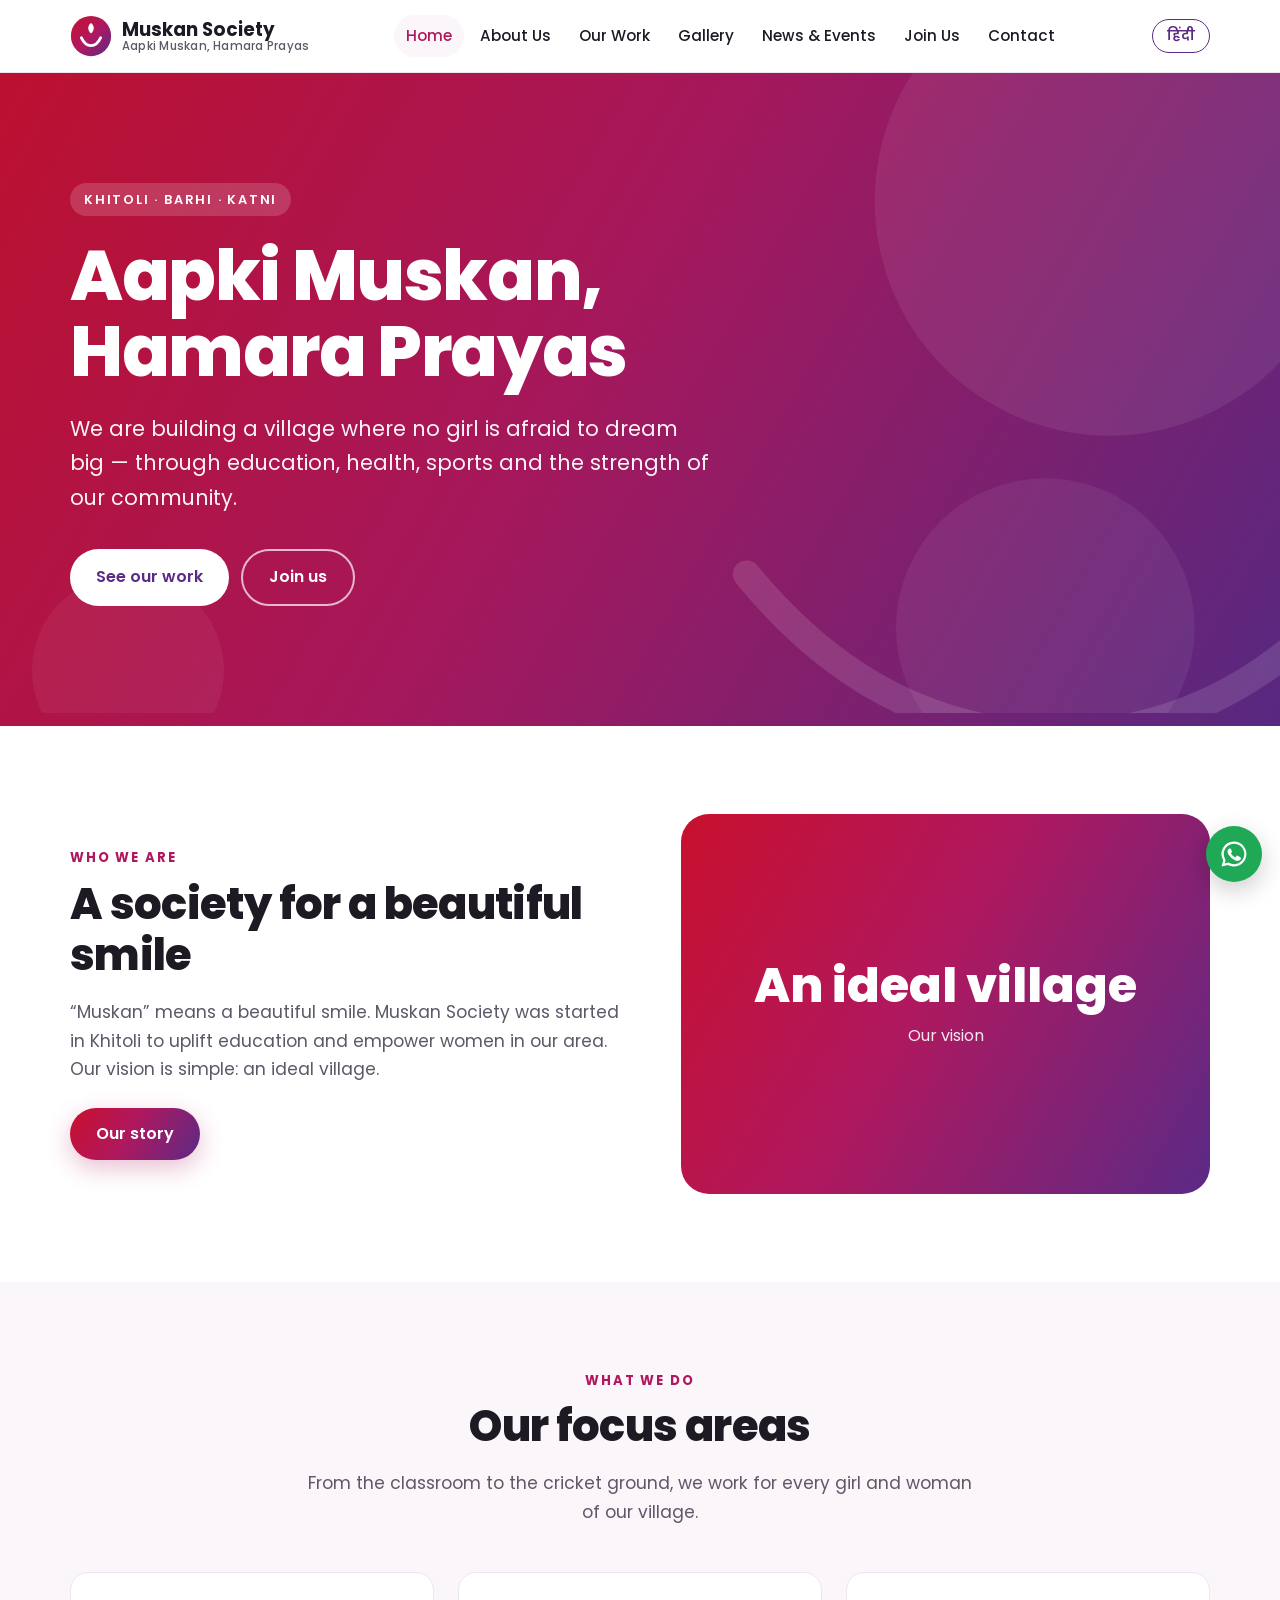
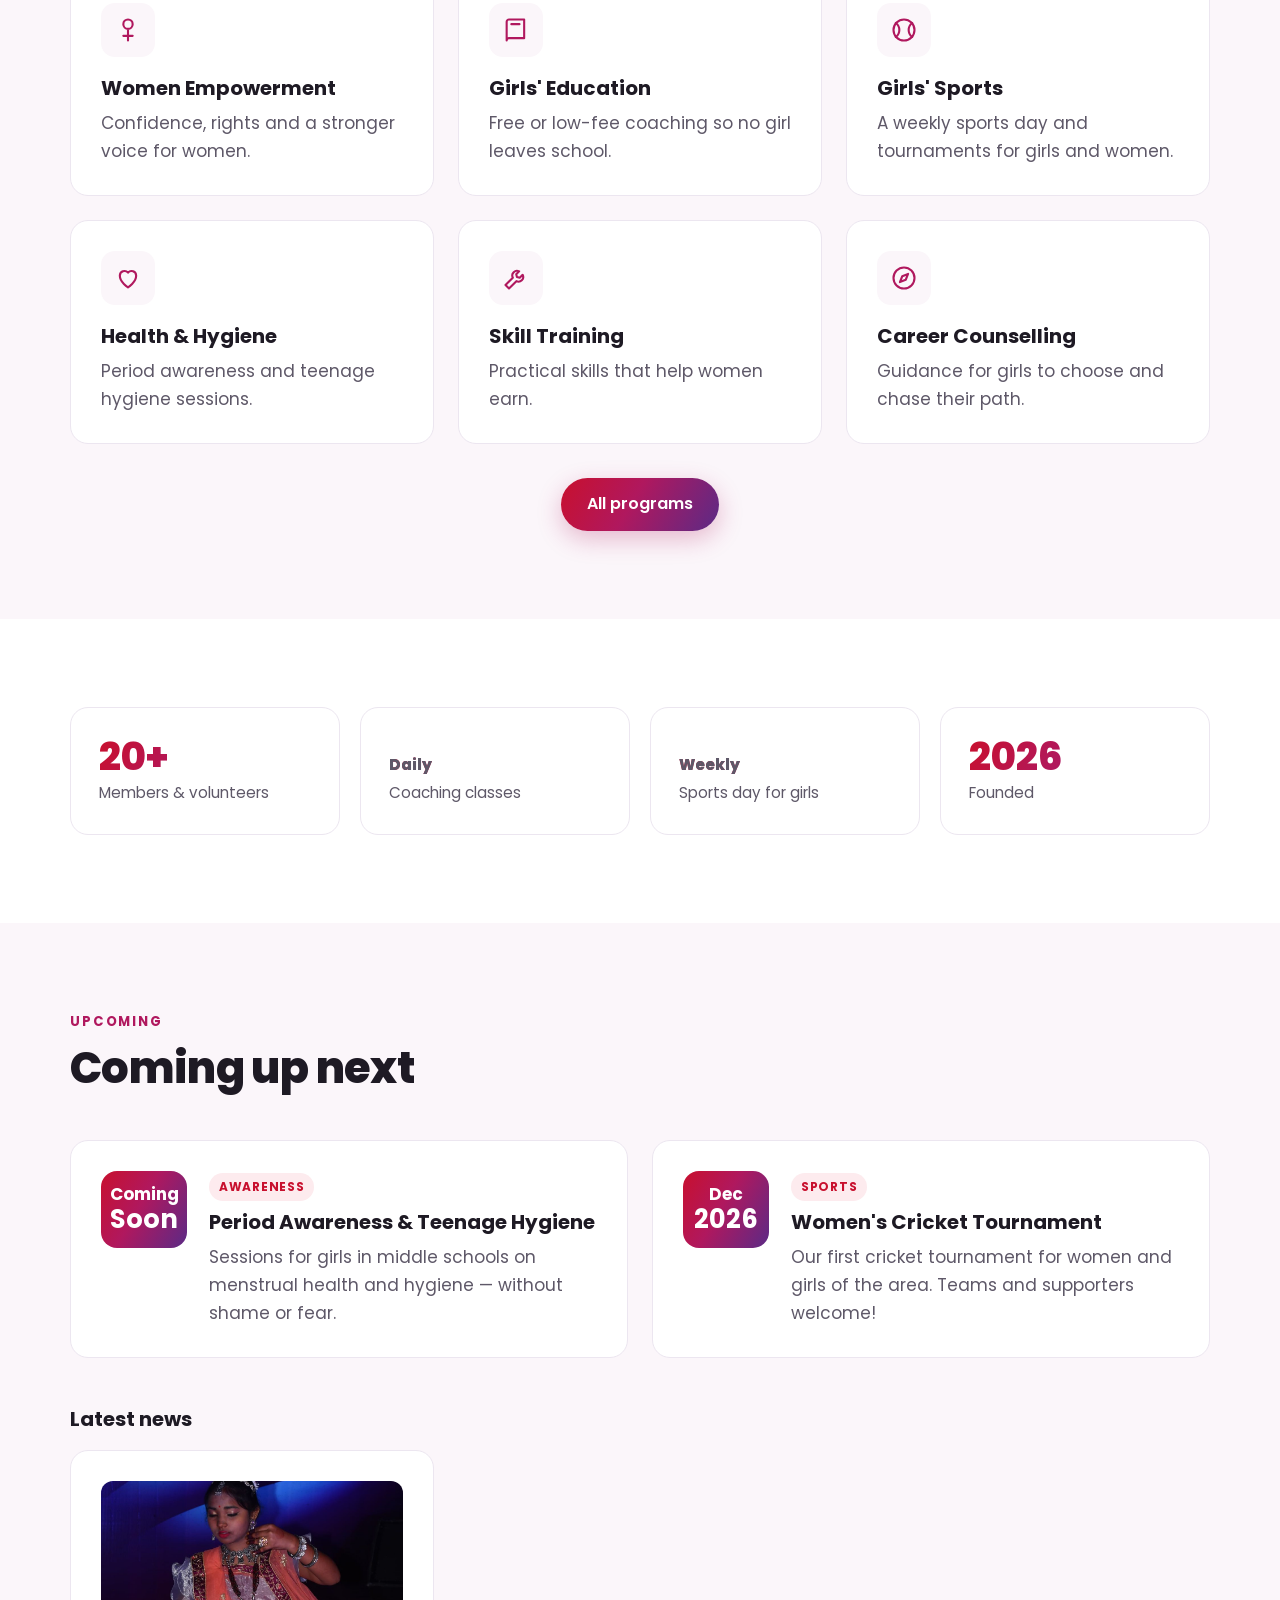
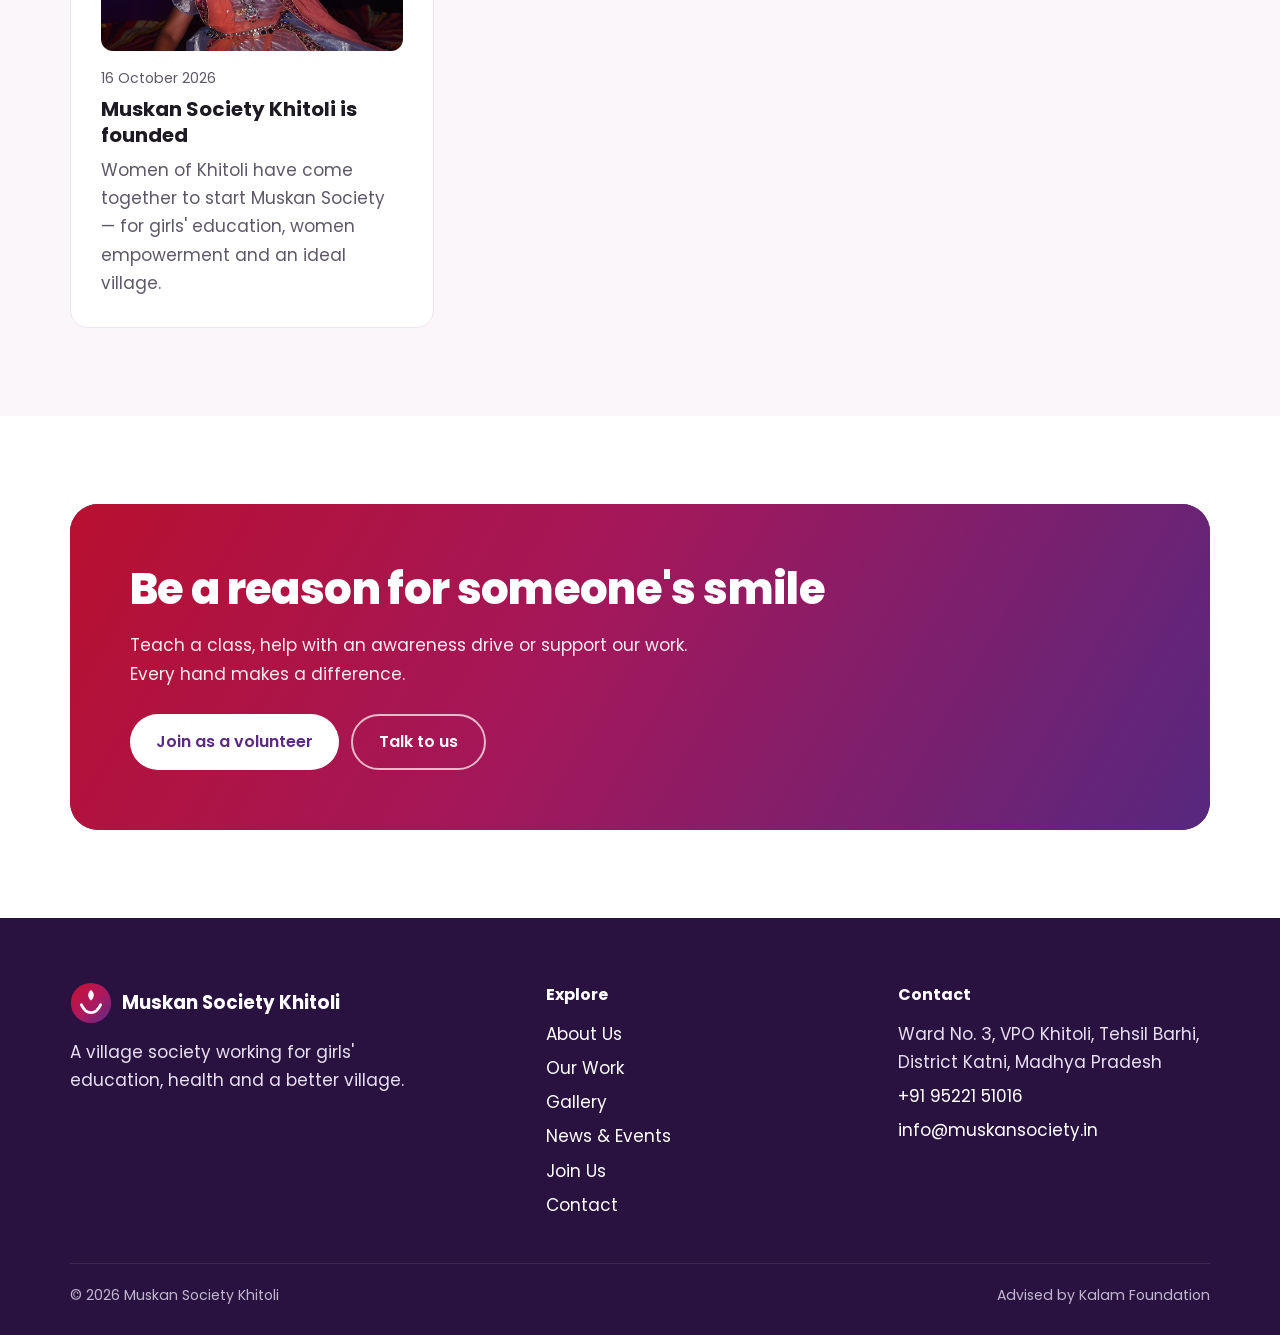
<file: index.html>
<!doctype html>
<html lang="en" class="lang-en">
<head>
<meta charset="utf-8">
<meta name="viewport" content="width=device-width,initial-scale=1">
<title>Home | Muskan Society Khitoli</title>
<meta name="description" content="Muskan Society Khitoli — a village society in Katni, MP working for girls' education, women empowerment, health and environment.">
<link rel="canonical" href="https://muskansociety.in/">
<meta property="og:title" content="Home | Muskan Society Khitoli">
<meta property="og:description" content="Muskan Society Khitoli — a village society in Katni, MP working for girls' education, women empowerment, health and environment.">
<meta property="og:url" content="https://muskansociety.in/">
<meta property="og:type" content="website">
<meta name="theme-color" content="#B0185E">
<link rel="icon" href="assets/img/favicon.svg" type="image/svg+xml">
<link rel="preconnect" href="https://fonts.googleapis.com"><link rel="preconnect" href="https://fonts.gstatic.com" crossorigin>
<link href="https://fonts.googleapis.com/css2?family=Mukta:wght@400;500;600;700;800&family=Poppins:wght@400;500;600;700;800&display=swap" rel="stylesheet">
<link rel="stylesheet" href="assets/css/style.css">
<script src="assets/js/main.js"></script>
</head>
<body>
<header class="site-header"><div class="container nav">
  <a class="brand" href="index.html"><svg viewBox="0 0 48 48" aria-hidden="true"><defs><linearGradient id="lg" x1="0" y1="0" x2="1" y2="1"><stop offset="0" stop-color="#C8102E"/><stop offset=".5" stop-color="#B0185E"/><stop offset="1" stop-color="#5B2A86"/></linearGradient></defs><circle cx="24" cy="24" r="23" fill="url(#lg)"/><path d="M13 26c3 6.5 7 9 11 9s8-2.5 11-9" fill="none" stroke="#fff" stroke-width="3.4" stroke-linecap="round"/><path d="M24 9c4 3 4.5 8 0 12-4.5-4-4-9 0-12z" fill="#fff"/></svg><span class="brand-name"><span class="en">Muskan Society</span><span class="hi" lang="hi">मुस्कान सोसायटी</span><small><span class="en">Aapki Muskan, Hamara Prayas</span><span class="hi" lang="hi">आपकी मुस्कान, हमारा प्रयास</span></small></span></a>
  <nav aria-label="Main"><ul class="menu"><li><a href="index.html" class="active" aria-current="page"><span class="en">Home</span><span class="hi" lang="hi">होम</span></a></li><li><a href="about.html"><span class="en">About Us</span><span class="hi" lang="hi">हमारे बारे में</span></a></li><li><a href="programs.html"><span class="en">Our Work</span><span class="hi" lang="hi">हमारा काम</span></a></li><li><a href="gallery.html"><span class="en">Gallery</span><span class="hi" lang="hi">गैलरी</span></a></li><li><a href="news.html"><span class="en">News & Events</span><span class="hi" lang="hi">समाचार</span></a></li><li><a href="volunteer.html"><span class="en">Join Us</span><span class="hi" lang="hi">जुड़ें</span></a></li><li><a href="contact.html"><span class="en">Contact</span><span class="hi" lang="hi">संपर्क</span></a></li></ul></nav>
  <div class="actions"><button class="lang-btn" type="button" aria-label="Switch language"><span class="en">हिंदी</span><span class="hi">English</span></button>
  <button class="burger" type="button" aria-label="Menu" aria-expanded="false"><span></span><span></span><span></span></button></div>
</div></header>
<main>

<section class="hero" style="padding:0"><svg class="hero-shapes" viewBox="0 0 1200 600" preserveAspectRatio="xMidYMid slice" aria-hidden="true">
<circle cx="1040" cy="120" r="220" fill="#fff" opacity=".07"/><circle cx="980" cy="520" r="140" fill="#fff" opacity=".06"/>
<path d="M700 470c90 110 190 150 290 150s200-40 290-150" fill="none" stroke="#fff" stroke-width="26" stroke-linecap="round" opacity=".12"/>
<circle cx="120" cy="560" r="90" fill="#fff" opacity=".05"/></svg><div class="container"><div class="hero-inner">
 <span class="eyebrow"><span class="en">Khitoli · Barhi · Katni</span><span class="hi" lang="hi">खितौली · बरही · कटनी</span></span>
 <h1><span class="en">Aapki Muskan,<br>Hamara Prayas</span><span class="hi" lang="hi">आपकी मुस्कान,<br>हमारा प्रयास</span></h1>
 <p class="lead"><span class="en">We are building a village where no girl is afraid to dream big — through education, health, sports and the strength of our community.</span><span class="hi" lang="hi">हम ऐसा गाँव बना रहे हैं जहाँ कोई भी बेटी बड़े सपने देखने से न डरे — शिक्षा, स्वास्थ्य, खेल और समाज की ताकत के ज़रिए।</span></p>
 <div class="btns"><a class="btn btn-light" href="programs.html"><span class="en">See our work</span><span class="hi" lang="hi">हमारा काम देखें</span></a><a class="btn btn-outline" href="volunteer.html"><span class="en">Join us</span><span class="hi" lang="hi">हमसे जुड़ें</span></a></div>
</div></div></section>

<section><div class="container split">
 <div class="reveal"><p class="kicker"><span class="en">Who we are</span><span class="hi" lang="hi">हम कौन हैं</span></p>
  <h2><span class="en">A society for a beautiful smile</span><span class="hi" lang="hi">एक सुंदर मुस्कान के लिए</span></h2>
  <p class="sub"><span class="en">“Muskan” means a beautiful smile. Muskan Society was started in Khitoli to uplift education and empower women in our area. Our vision is simple: an ideal village.</span><span class="hi" lang="hi">“मुस्कान” का अर्थ है एक सुंदर मुस्कुराहट। मुस्कान सोसायटी की शुरुआत खितौली में हमारे क्षेत्र की शिक्षा को ऊपर उठाने और महिलाओं को सशक्त बनाने के लिए हुई। हमारा सपना सरल है: एक आदर्श गाँव।</span></p>
  <p style="margin-top:24px"><a class="btn btn-primary" href="about.html"><span class="en">Our story</span><span class="hi" lang="hi">हमारी कहानी</span></a></p></div>
 <div class="visual reveal"><div><div class="big"><span class="en">An ideal village</span><span class="hi" lang="hi">एक आदर्श गाँव</span></div><small><span class="en">Our vision</span><span class="hi" lang="hi">हमारा विज़न</span></small></div></div>
</div></section>

<section class="section-soft"><div class="container">
 <div class="head center reveal"><p class="kicker"><span class="en">What we do</span><span class="hi" lang="hi">हम क्या करते हैं</span></p><h2><span class="en">Our focus areas</span><span class="hi" lang="hi">हमारे कार्य क्षेत्र</span></h2>
 <p class="sub"><span class="en">From the classroom to the cricket ground, we work for every girl and woman of our village.</span><span class="hi" lang="hi">कक्षा से लेकर क्रिकेट मैदान तक, हम गाँव की हर बेटी और महिला के लिए काम करते हैं।</span></p></div>
 <div class="grid g3"><div class="card reveal"><div class="icon"><svg viewBox="0 0 24 24" fill="none" stroke="currentColor" stroke-width="1.8" stroke-linecap="round" stroke-linejoin="round"><path d="M12 3a4 4 0 1 1 0 8 4 4 0 0 1 0-8zM12 11v10M8 17h8"/></svg></div><h3><span class="en">Women Empowerment</span><span class="hi" lang="hi">महिला सशक्तिकरण</span></h3><p><span class="en">Confidence, rights and a stronger voice for women.</span><span class="hi" lang="hi">महिलाओं में आत्मविश्वास, अधिकारों की जानकारी और मज़बूत आवाज़।</span></p></div><div class="card reveal"><div class="icon"><svg viewBox="0 0 24 24" fill="none" stroke="currentColor" stroke-width="1.8" stroke-linecap="round" stroke-linejoin="round"><path d="M4 5a2 2 0 0 1 2-2h13v16H6a2 2 0 0 0-2 2zM4 5v16M8 7h7"/></svg></div><h3><span class="en">Girls' Education</span><span class="hi" lang="hi">बालिका शिक्षा</span></h3><p><span class="en">Free or low-fee coaching so no girl leaves school.</span><span class="hi" lang="hi">निःशुल्क या कम शुल्क कोचिंग, ताकि कोई बेटी पढ़ाई न छोड़े।</span></p></div><div class="card reveal"><div class="icon"><svg viewBox="0 0 24 24" fill="none" stroke="currentColor" stroke-width="1.8" stroke-linecap="round" stroke-linejoin="round"><circle cx="12" cy="12" r="9"/><path d="M5 6c4 3 4 9 0 12M19 6c-4 3-4 9 0 12"/></svg></div><h3><span class="en">Girls' Sports</span><span class="hi" lang="hi">बालिका खेलकूद</span></h3><p><span class="en">A weekly sports day and tournaments for girls and women.</span><span class="hi" lang="hi">साप्ताहिक खेल दिवस और बेटियों व महिलाओं के लिए टूर्नामेंट।</span></p></div><div class="card reveal"><div class="icon"><svg viewBox="0 0 24 24" fill="none" stroke="currentColor" stroke-width="1.8" stroke-linecap="round" stroke-linejoin="round"><path d="M12 20s-7-4.5-7-10a4 4 0 0 1 7-2.6A4 4 0 0 1 19 10c0 5.5-7 10-7 10z"/></svg></div><h3><span class="en">Health & Hygiene</span><span class="hi" lang="hi">स्वास्थ्य एवं स्वच्छता</span></h3><p><span class="en">Period awareness and teenage hygiene sessions.</span><span class="hi" lang="hi">माहवारी जागरूकता और किशोरी स्वच्छता सत्र।</span></p></div><div class="card reveal"><div class="icon"><svg viewBox="0 0 24 24" fill="none" stroke="currentColor" stroke-width="1.8" stroke-linecap="round" stroke-linejoin="round"><path d="M14.7 6.3a4 4 0 0 0-5.4 5.4L3 18l3 3 6.3-6.3a4 4 0 0 0 5.4-5.4l-2.5 2.5-2.4-.6-.6-2.4z"/></svg></div><h3><span class="en">Skill Training</span><span class="hi" lang="hi">कौशल प्रशिक्षण</span></h3><p><span class="en">Practical skills that help women earn.</span><span class="hi" lang="hi">ऐसे हुनर जो महिलाओं को कमाई में मदद करें।</span></p></div><div class="card reveal"><div class="icon"><svg viewBox="0 0 24 24" fill="none" stroke="currentColor" stroke-width="1.8" stroke-linecap="round" stroke-linejoin="round"><circle cx="12" cy="12" r="9"/><path d="M15.5 8.5l-2 5-5 2 2-5z"/></svg></div><h3><span class="en">Career Counselling</span><span class="hi" lang="hi">करियर मार्गदर्शन</span></h3><p><span class="en">Guidance for girls to choose and chase their path.</span><span class="hi" lang="hi">बेटियों को अपना रास्ता चुनने और आगे बढ़ने का मार्गदर्शन।</span></p></div></div>
 <p class="center" style="margin-top:34px"><a class="btn btn-primary" href="programs.html"><span class="en">All programs</span><span class="hi" lang="hi">सभी कार्यक्रम</span></a></p>
</div></section>

<section><div class="container">
 <div class="stats">
  <div class="stat reveal"><b>20+</b><span><span class="en">Members & volunteers</span><span class="hi" lang="hi">सदस्य एवं स्वयंसेवक</span></span></div>
  <div class="stat reveal"><b><span class="en">Daily</span><span class="hi" lang="hi">रोज़</span></b><span><span class="en">Coaching classes</span><span class="hi" lang="hi">कोचिंग कक्षाएँ</span></span></div>
  <div class="stat reveal"><b><span class="en">Weekly</span><span class="hi" lang="hi">साप्ताहिक</span></b><span><span class="en">Sports day for girls</span><span class="hi" lang="hi">बालिका खेल दिवस</span></span></div>
  <div class="stat reveal"><b>2026</b><span><span class="en">Founded</span><span class="hi" lang="hi">स्थापना</span></span></div>
 </div></div></section>

<section class="section-soft"><div class="container">
 <div class="head reveal"><p class="kicker"><span class="en">Upcoming</span><span class="hi" lang="hi">आगामी</span></p><h2><span class="en">Coming up next</span><span class="hi" lang="hi">आगे क्या है</span></h2></div>
 
<div class="grid g2 events-list">
 <div class="card event reveal"><div class="date"><span class="en">Coming<br><b>Soon</b></span><span class="hi" lang="hi">जल्द<br><b>ही</b></span></div><div>
  <span class="tag"><span class="en">Awareness</span><span class="hi" lang="hi">जागरूकता</span></span>
  <h3><span class="en">Period Awareness & Teenage Hygiene</span><span class="hi" lang="hi">माहवारी जागरूकता एवं किशोरी स्वच्छता</span></h3>
  <p><span class="en">Sessions for girls in middle schools on menstrual health and hygiene — without shame or fear.</span><span class="hi" lang="hi">मिडिल स्कूल की बालिकाओं के लिए माहवारी स्वास्थ्य और स्वच्छता पर सत्र — बिना झिझक, बिना डर।</span></p></div></div>
 <div class="card event reveal"><div class="date"><span class="en">Dec<br><b>2026</b></span><span class="hi" lang="hi">दिसंबर<br><b>2026</b></span></div><div>
  <span class="tag"><span class="en">Sports</span><span class="hi" lang="hi">खेल</span></span>
  <h3><span class="en">Women's Cricket Tournament</span><span class="hi" lang="hi">महिला क्रिकेट टूर्नामेंट</span></h3>
  <p><span class="en">Our first cricket tournament for women and girls of the area. Teams and supporters welcome!</span><span class="hi" lang="hi">क्षेत्र की महिलाओं और बेटियों के लिए हमारा पहला क्रिकेट टूर्नामेंट। टीमें और समर्थक आमंत्रित हैं!</span></p></div></div>
</div>
 <h3 style="margin:48px 0 18px"><span class="en">Latest news</span><span class="hi" lang="hi">ताज़ा खबरें</span></h3>
 <div id="news-list" class="grid g3" data-limit="3"></div>
</div></section>
<section><div class="container"><div class="cta reveal">
 <h2><span class="en">Be a reason for someone's smile</span><span class="hi" lang="hi">किसी की मुस्कान की वजह बनिए</span></h2>
 <p><span class="en">Teach a class, help with an awareness drive or support our work. Every hand makes a difference.</span><span class="hi" lang="hi">एक कक्षा पढ़ाइए, जागरूकता अभियान में साथ दीजिए या हमारे काम में सहयोग कीजिए। हर हाथ फ़र्क लाता है।</span></p>
 <div style="display:flex;gap:12px;flex-wrap:wrap"><a class="btn btn-light" href="volunteer.html"><span class="en">Join as a volunteer</span><span class="hi" lang="hi">स्वयंसेवक बनें</span></a><a class="btn btn-outline" href="contact.html"><span class="en">Talk to us</span><span class="hi" lang="hi">हमसे बात करें</span></a></div>
</div></div></section>
</main>
<footer class="site-footer"><div class="container">
  <div class="foot">
    <div><a class="brand" href="index.html" style="color:#fff"><svg viewBox="0 0 48 48" aria-hidden="true"><defs><linearGradient id="lg" x1="0" y1="0" x2="1" y2="1"><stop offset="0" stop-color="#C8102E"/><stop offset=".5" stop-color="#B0185E"/><stop offset="1" stop-color="#5B2A86"/></linearGradient></defs><circle cx="24" cy="24" r="23" fill="url(#lg)"/><path d="M13 26c3 6.5 7 9 11 9s8-2.5 11-9" fill="none" stroke="#fff" stroke-width="3.4" stroke-linecap="round"/><path d="M24 9c4 3 4.5 8 0 12-4.5-4-4-9 0-12z" fill="#fff"/></svg><span class="brand-name"><span class="en">Muskan Society Khitoli</span><span class="hi" lang="hi">मुस्कान सोसायटी खितौली</span></span></a>
      <p style="margin-top:14px;max-width:360px"><span class="en">A village society working for girls' education, health and a better village.</span><span class="hi" lang="hi">बालिका शिक्षा, स्वास्थ्य और एक बेहतर गाँव के लिए काम करती एक संस्था।</span></p></div>
    <div><h4><span class="en">Explore</span><span class="hi" lang="hi">देखें</span></h4><ul><li><a href="about.html"><span class="en">About Us</span><span class="hi" lang="hi">हमारे बारे में</span></a></li><li><a href="programs.html"><span class="en">Our Work</span><span class="hi" lang="hi">हमारा काम</span></a></li><li><a href="gallery.html"><span class="en">Gallery</span><span class="hi" lang="hi">गैलरी</span></a></li><li><a href="news.html"><span class="en">News & Events</span><span class="hi" lang="hi">समाचार</span></a></li><li><a href="volunteer.html"><span class="en">Join Us</span><span class="hi" lang="hi">जुड़ें</span></a></li><li><a href="contact.html"><span class="en">Contact</span><span class="hi" lang="hi">संपर्क</span></a></li></ul></div>
    <div><h4><span class="en">Contact</span><span class="hi" lang="hi">संपर्क</span></h4><ul>
      <li><span class="en" data-set="address_en">Ward No. 3, VPO Khitoli, Tehsil Barhi, District Katni, Madhya Pradesh</span><span class="hi" lang="hi" data-set="address_hi">वार्ड नं. 3, ग्राम-पोस्ट खितौली, तहसील बरही, जिला कटनी, मध्य प्रदेश</span></li>
      <li><a data-set="phone" href="tel:+919522151016">+91 95221 51016</a></li>
      <li><a data-set="email" href="mailto:info@muskansociety.in">info@muskansociety.in</a></li></ul>
      <div class="social" data-social></div></div>
  </div>
  <div class="copy"><span>© <span class="year">2026</span> <span class="en">Muskan Society Khitoli</span><span class="hi" lang="hi">मुस्कान सोसायटी खितौली</span></span><span><span class="en">Advised by Kalam Foundation</span><span class="hi" lang="hi">कलाम फाउंडेशन के मार्गदर्शन में</span></span></div>
</div></footer>
<a class="wa-float" data-set="wa" href="https://wa.me/919522151016" target="_blank" rel="noopener" aria-label="WhatsApp"><svg viewBox="0 0 24 24"><path d="M12 2a10 10 0 0 0-8.6 15.1L2 22l5-1.3A10 10 0 1 0 12 2zm0 18.2a8.2 8.2 0 0 1-4.2-1.2l-.3-.2-3 .8.8-2.9-.2-.3A8.2 8.2 0 1 1 12 20.2zm4.5-6.1c-.2-.1-1.5-.7-1.7-.8s-.4-.1-.6.1-.7.8-.8 1-.3.2-.5.1a6.7 6.7 0 0 1-3.3-2.9c-.3-.4.3-.4.7-1.3a.5.5 0 0 0 0-.5l-.8-1.8c-.2-.5-.4-.4-.6-.4h-.5a1 1 0 0 0-.7.3 3 3 0 0 0-.9 2.2 5.2 5.2 0 0 0 1.1 2.7 11.8 11.8 0 0 0 4.5 4c1.7.7 2.3.8 3.2.6a2.7 2.7 0 0 0 1.8-1.2 2.2 2.2 0 0 0 .1-1.2c0-.1-.2-.2-.4-.3z"/></svg></a>
</body>
</html>
</file>
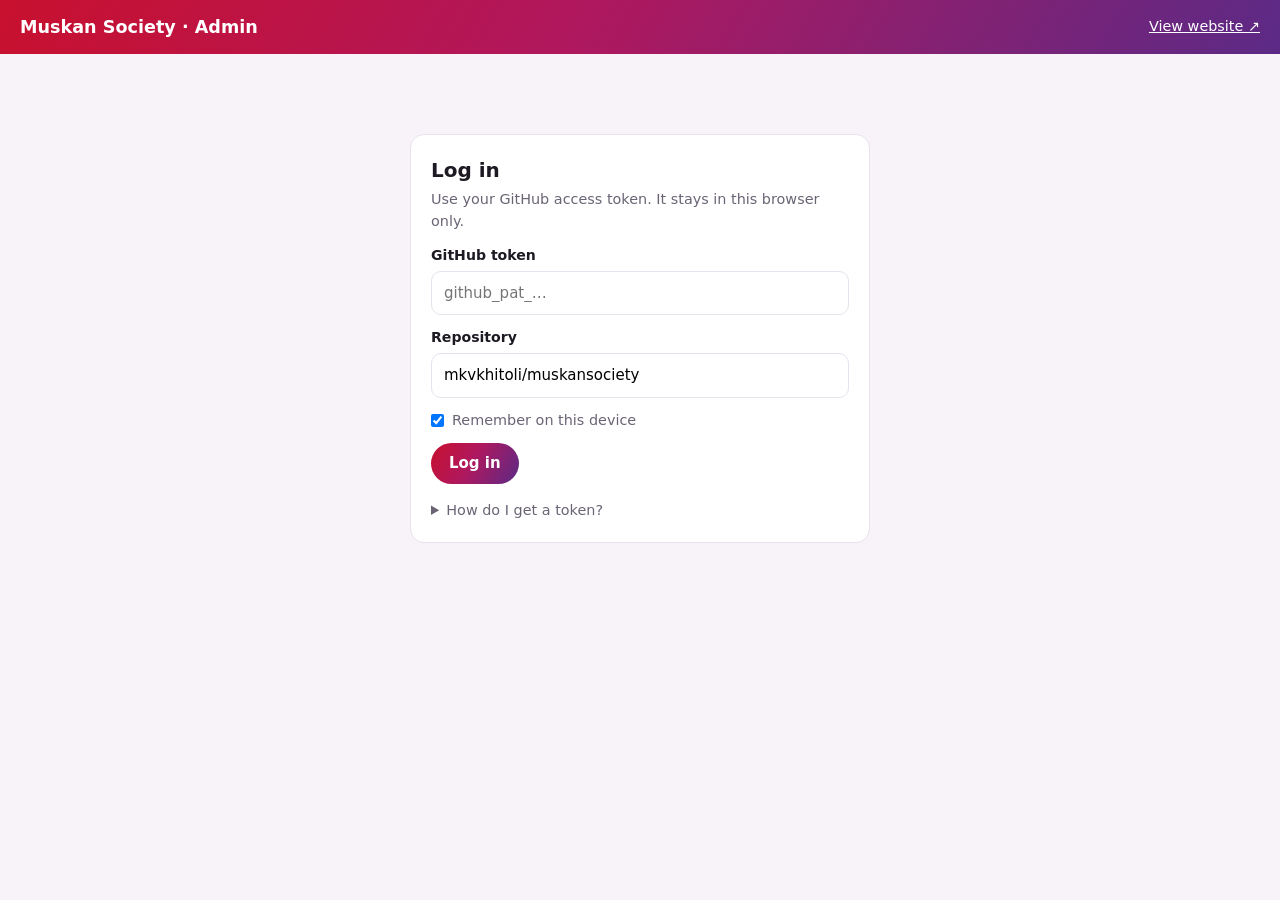
<file: admin/index.html>
<!doctype html>
<html lang="en">
<head>
<meta charset="utf-8">
<meta name="viewport" content="width=device-width,initial-scale=1">
<meta name="robots" content="noindex,nofollow">
<title>Muskan Society — Admin</title>
<link rel="icon" href="../assets/img/favicon.svg" type="image/svg+xml">
<style>
:root{--red:#C8102E;--pink:#B0185E;--purple:#5B2A86;--deep:#2A1240;--ink:#1E1A24;--muted:#6B6475;--line:#E8E1EE;--soft:#F8F3F8;--ok:#1E8E4E;--bad:#C62828;
--grad:linear-gradient(120deg,#C8102E,#B0185E 45%,#5B2A86)}
*{box-sizing:border-box;margin:0;padding:0}
body{font-family:system-ui,-apple-system,'Segoe UI',Roboto,'Noto Sans Devanagari',sans-serif;background:var(--soft);color:var(--ink);font-size:15px;line-height:1.5}
button,input,textarea,select{font:inherit}
.top{background:var(--grad);color:#fff;padding:14px 20px;display:flex;align-items:center;justify-content:space-between;gap:12px;position:sticky;top:0;z-index:5}
.top b{font-size:1.1rem}.top a{color:#fff}
.top .r{display:flex;gap:10px;align-items:center;font-size:.9rem}
.wrap{max-width:1000px;margin:0 auto;padding:20px 16px 80px}
.card{background:#fff;border:1px solid var(--line);border-radius:14px;padding:20px;margin-bottom:16px}
h2{font-size:1.25rem;margin-bottom:4px}h3{font-size:1.05rem;margin-bottom:10px}
.muted{color:var(--muted);font-size:.9rem}
label{display:block;font-weight:600;font-size:.88rem;margin:12px 0 5px}
input[type=text],input[type=password],input[type=date],input[type=url],textarea,select{width:100%;padding:10px 12px;border:1.5px solid var(--line);border-radius:10px;background:#fff}
input:focus,textarea:focus{outline:none;border-color:var(--pink)}
textarea{min-height:90px;resize:vertical}
.grid2{display:grid;grid-template-columns:1fr 1fr;gap:0 14px}
.btn{border:0;border-radius:999px;padding:9px 18px;font-weight:600;cursor:pointer;background:#EEE7F3;color:var(--purple)}
.btn:hover{filter:brightness(.96)}
.btn.primary{background:var(--grad);color:#fff}
.btn.danger{background:#FDECEC;color:var(--bad)}
.btn.small{padding:5px 12px;font-size:.85rem}
.btn:disabled{opacity:.5;cursor:wait}
.tabs{display:flex;gap:6px;flex-wrap:wrap;margin-bottom:16px}
.tab{padding:8px 16px;border-radius:999px;background:#fff;border:1.5px solid var(--line);cursor:pointer;font-weight:600;color:var(--ink)}
.tab.on{background:var(--purple);border-color:var(--purple);color:#fff}
.item{display:flex;gap:12px;align-items:center;padding:12px 0;border-top:1px solid var(--line)}
.item:first-child{border-top:0}
.item img,.thumb0{width:56px;height:56px;border-radius:10px;object-fit:cover;background:var(--soft);flex:none}
.item .t{flex:1;min-width:0}
.item .t b{display:block;white-space:nowrap;overflow:hidden;text-overflow:ellipsis}
.item .a{display:flex;gap:6px;flex-wrap:wrap;justify-content:flex-end}
.bar{display:flex;gap:10px;justify-content:space-between;align-items:center;flex-wrap:wrap;margin-bottom:6px}
.toast{position:fixed;left:50%;bottom:20px;transform:translateX(-50%);background:var(--deep);color:#fff;padding:12px 20px;border-radius:12px;box-shadow:0 8px 24px rgba(0,0,0,.25);z-index:20;max-width:92vw;display:none}
.toast.ok{background:var(--ok)}.toast.bad{background:var(--bad)}
.modal{position:fixed;inset:0;background:rgba(20,10,30,.55);display:none;align-items:flex-start;justify-content:center;padding:30px 12px;overflow:auto;z-index:10}
.modal .card{width:100%;max-width:680px}
.preview{max-width:220px;border-radius:10px;margin-top:8px}
.hint{font-size:.8rem;color:var(--muted);margin-top:4px}
.login{max-width:460px;margin:60px auto}
.steps{margin:10px 0 0 18px;font-size:.88rem;color:var(--muted)}
.steps li{margin:3px 0}
.row{display:flex;gap:8px;align-items:center;margin-top:12px}
.empty{padding:24px;text-align:center;color:var(--muted)}
@media(max-width:620px){.grid2{grid-template-columns:1fr}.item{flex-wrap:wrap}.item .a{width:100%;justify-content:flex-start}}
</style>
</head>
<body>

<div class="top"><b>Muskan Society · Admin</b><div class="r"><a href="/" target="_blank">View website ↗</a><button class="btn small" id="logout" style="display:none">Log out</button></div></div>

<!-- LOGIN -->
<div class="wrap" id="loginView">
 <div class="card login">
  <h2>Log in</h2>
  <p class="muted">Use your GitHub access token. It stays in this browser only.</p>
  <label for="tok">GitHub token</label>
  <input type="password" id="tok" placeholder="github_pat_…" autocomplete="off">
  <label for="repo">Repository</label>
  <input type="text" id="repo" value="mkvkhitoli/muskansociety">
  <div class="row"><input type="checkbox" id="remember" checked style="width:auto"><span class="muted">Remember on this device</span></div>
  <div class="row"><button class="btn primary" id="loginBtn">Log in</button></div>
  <details style="margin-top:16px"><summary class="muted" style="cursor:pointer">How do I get a token?</summary>
   <ol class="steps">
    <li>github.com → your photo → <b>Settings</b> → <b>Developer settings</b></li>
    <li><b>Personal access tokens → Fine-grained tokens → Generate new token</b></li>
    <li>Name: <i>Muskan CMS</i>, Expiration: 1 year</li>
    <li>Repository access: <b>Only select repositories → muskansociety</b></li>
    <li>Permissions → Repository → <b>Contents: Read and write</b></li>
    <li>Generate, copy the token and paste it here</li>
   </ol></details>
 </div>
</div>

<!-- APP -->
<div class="wrap" id="appView" style="display:none">
 <div class="tabs" id="tabs"></div>
 <div id="panel"></div>
 <p class="muted" style="margin-top:20px">Every save updates the live website in about 1–2 minutes.</p>
</div>

<!-- EDIT MODAL -->
<div class="modal" id="modal"><div class="card"><div id="formBox"></div></div></div>
<div class="toast" id="toast"></div>

<script>
(function(){
"use strict";
var BRANCH = "main";
var TOKEN = "", REPO = "";
var cache = {}; // path -> {data, sha}

/* ---------- content types ---------- */
var L = function(k, label, extra){ var o = {k:k, label:label}; for (var x in extra||{}) o[x]=extra[x]; return o; };
var TYPES = {
 news: {title:"News", path:"data/news.json", key:"posts", sortDate:true,
  help:"Newest first. Shown on the home page (latest 3) and the News page.",
  fields:[L("date","Date",{type:"date",req:true}),
   L("title_en","Title (English)",{req:true}), L("title_hi","Title (Hindi)"),
   L("body_en","Text (English)",{type:"textarea"}), L("body_hi","Text (Hindi)",{type:"textarea"}),
   L("type_en","Category (English)",{ph:"Event / Announcement"}), L("type_hi","Category (Hindi)",{ph:"कार्यक्रम / घोषणा"}),
   L("image","Photo (optional)",{type:"image"})],
  label:function(i){return i.title_en||"(untitled)";}, sub:function(i){return i.date||"";}, thumb:"image"},
 events: {title:"Events", path:"data/events.json", key:"events",
  help:"Upcoming events. Events with a past date hide automatically.",
  fields:[L("date","Date",{ph:"2026-12-20  or  2026-12  or leave empty",hint:"Full date (YYYY-MM-DD), only month (YYYY-MM), or empty for “Coming Soon”."}),
   L("title_en","Title (English)",{req:true}), L("title_hi","Title (Hindi)"),
   L("body_en","Text (English)",{type:"textarea"}), L("body_hi","Text (Hindi)",{type:"textarea"}),
   L("tag_en","Label (English)",{ph:"Sports / Awareness"}), L("tag_hi","Label (Hindi)",{ph:"खेल / जागरूकता"})],
  label:function(i){return i.title_en||"(untitled)";}, sub:function(i){return i.date||"Coming soon";}},
 photos: {title:"Photos", path:"data/gallery.json", key:"photos", bulk:true,
  help:"Gallery page photos. Use “Upload many” to add several at once.",
  fields:[L("src","Photo",{type:"image",req:true}), L("caption_en","Caption (English)"), L("caption_hi","Caption (Hindi)")],
  label:function(i){return i.caption_en||i.src||"Photo";}, sub:function(){return "";}, thumb:"src"},
 videos: {title:"Videos", path:"data/gallery.json", key:"videos",
  help:"YouTube videos on the Gallery page.",
  fields:[L("youtube_id","YouTube link",{req:true,ph:"https://youtu.be/…",hint:"Paste the full YouTube link."}),
   L("title_en","Title (English)"), L("title_hi","Title (Hindi)")],
  label:function(i){return i.title_en||i.youtube_id;}, sub:function(i){return i.youtube_id;}},
 leaders: {title:"Office bearers", path:"data/team.json", key:"leaders",
  help:"Founder, President, Secretary, Treasurer… (About page).",
  fields:[L("name_en","Name (English)",{req:true}), L("name_hi","Name (Hindi)"),
   L("role_en","Role (English)",{req:true,ph:"President"}), L("role_hi","Role (Hindi)",{ph:"अध्यक्ष"}),
   L("photo","Photo (optional)",{type:"image",square:true})],
  label:function(i){return i.name_en;}, sub:function(i){return i.role_en||"";}, thumb:"photo"},
 members: {title:"Members", path:"data/team.json", key:"members",
  help:"Members shown under the office bearers.",
  fields:[L("name_en","Name (English)",{req:true}), L("name_hi","Name (Hindi)"),
   L("role_en","Role (English, optional)",{ph:"Member"}), L("role_hi","Role (Hindi, optional)"),
   L("photo","Photo (optional)",{type:"image",square:true})],
  label:function(i){return i.name_en;}, sub:function(i){return i.role_en||"Member";}, thumb:"photo"},
 settings: {title:"Contact & links", path:"data/settings.json", single:true,
  help:"Shown in the footer, Contact page and WhatsApp forms.",
  fields:[L("phone","Phone (as shown)",{ph:"+91 95221 51016"}), L("whatsapp","WhatsApp number for forms",{ph:"919522151016",hint:"Digits only, with 91 in front."}),
   L("email","Email"), L("address_en","Address (English)",{type:"textarea"}), L("address_hi","Address (Hindi)",{type:"textarea"}),
   L("hours_en","Office hours (English)"), L("hours_hi","Office hours (Hindi)"),
   L("map_query","Map location",{hint:"Place name or exact address for the map."}),
   L("facebook","Facebook page link"), L("instagram","Instagram link"), L("youtube","YouTube channel link")]}
};
var ORDER = ["news","events","photos","videos","leaders","members","settings"];
var current = "news";

/* ---------- helpers ---------- */
function $(id){return document.getElementById(id);}
function esc(s){return String(s==null?"":s).replace(/[&<>"']/g,function(c){return {"&":"&amp;","<":"&lt;",">":"&gt;",'"':"&quot;","'":"&#39;"}[c];});}
function toast(msg, kind, ms){var t=$("toast");t.textContent=msg;t.className="toast "+(kind||"");t.style.display="block";clearTimeout(t._h);if(ms!==0)t._h=setTimeout(function(){t.style.display="none";},ms||3500);}
function store(){try{return $("remember").checked?localStorage:sessionStorage;}catch(e){return null;}}
function b64ToUtf8(b){var bin=atob(b.replace(/\s/g,""));var bytes=new Uint8Array(bin.length);for(var i=0;i<bin.length;i++)bytes[i]=bin.charCodeAt(i);return new TextDecoder().decode(bytes);}
function bytesToB64(bytes){var bin="";for(var i=0;i<bytes.length;i+=0x8000)bin+=String.fromCharCode.apply(null,bytes.subarray(i,i+0x8000));return btoa(bin);}
function utf8ToB64(s){return bytesToB64(new TextEncoder().encode(s));}
function ytId(v){v=String(v||"").trim();var m=v.match(/(?:youtu\.be\/|v=|embed\/|shorts\/|live\/)([A-Za-z0-9_-]{11})/);if(m)return m[1];return /^[A-Za-z0-9_-]{11}$/.test(v)?v:"";}
function slug(s){return String(s||"photo").toLowerCase().replace(/\.[a-z0-9]+$/,"").replace(/[^a-z0-9]+/g,"-").replace(/^-|-$/g,"").slice(0,40)||"photo";}
function imgUrl(p){return !p?"":(/^https?:/.test(p)?p:"/"+p.replace(/^\.?\//,""));}

/* ---------- GitHub API ---------- */
function api(path, opts){
 opts=opts||{};
 return fetch("https://api.github.com/repos/"+REPO+path,{method:opts.method||"GET",cache:"no-store",
  headers:{"Authorization":"Bearer "+TOKEN,"Accept":"application/vnd.github+json","X-GitHub-Api-Version":"2022-11-28"},
  body:opts.body?JSON.stringify(opts.body):undefined}).then(function(r){
   if(r.status===404&&opts.allow404)return null;
   if(!r.ok)return r.json().catch(function(){return{};}).then(function(j){var e=new Error(j.message||("GitHub error "+r.status));e.status=r.status;throw e;});
   return r.json();});
}
function loadFile(path){
 return api("/contents/"+path+"?ref="+BRANCH,{allow404:true}).then(function(j){
  cache[path]= j ? {data:JSON.parse(b64ToUtf8(j.content)), sha:j.sha} : {data:{}, sha:null};
  return cache[path];});
}
function saveFile(path, msg){
 var f=cache[path];
 return api("/contents/"+path,{method:"PUT",body:{message:msg,branch:BRANCH,content:utf8ToB64(JSON.stringify(f.data,null,2)+"\n"),sha:f.sha||undefined}})
  .then(function(j){f.sha=j.content.sha;})
  .catch(function(e){ if(e.status===409){ toast("Someone else changed this file. Reloading…","bad"); return loadFile(path).then(function(){render();throw e;}); } throw e; });
}
function resizeToJpeg(file, max, square){
 return createImageBitmap(file).then(function(img){
  var w=img.width,h=img.height,sx=0,sy=0,sw=w,sh=h;
  if(square){var m=Math.min(w,h);sx=(w-m)/2;sy=(h-m)/2;sw=sh=m;w=h=m;}
  var sc=Math.min(1,max/Math.max(w,h));var c=document.createElement("canvas");c.width=Math.round(w*sc);c.height=Math.round(h*sc);
  c.getContext("2d").drawImage(img,sx,sy,sw,sh,0,0,c.width,c.height);
  return new Promise(function(res){c.toBlob(res,"image/jpeg",0.82);});
 }).then(function(blob){return blob.arrayBuffer();}).then(function(buf){return new Uint8Array(buf);});
}
function uploadImage(file, square){
 var d=new Date(), name="images/"+d.toISOString().slice(0,10)+"-"+slug(file.name)+"-"+Math.random().toString(36).slice(2,6)+".jpg";
 return resizeToJpeg(file, square?600:1600, square).then(function(bytes){
  return api("/contents/"+name,{method:"PUT",body:{message:"Upload "+name,branch:BRANCH,content:bytesToB64(bytes)}});
 }).then(function(){return name;});
}

/* ---------- login ---------- */
function startApp(){
 $("loginView").style.display="none";$("appView").style.display="block";$("logout").style.display="inline-block";
 toast("Loading…","",0);
 var paths={};ORDER.forEach(function(k){paths[TYPES[k].path]=1;});
 Promise.all(Object.keys(paths).map(loadFile)).then(function(){toast("Ready","ok",1500);render();})
  .catch(function(e){toast("Could not load: "+e.message,"bad",6000);});
}
$("loginBtn").onclick=function(){
 TOKEN=$("tok").value.trim();REPO=$("repo").value.trim();
 if(!TOKEN||!REPO){toast("Enter the token and repository","bad");return;}
 this.disabled=true;var b=this;
 api("").then(function(r){
  if(!r.permissions||!r.permissions.push)throw new Error("This token cannot edit the repository. Give it Contents: Read and write.");
  var s=store();try{s&&s.setItem("ms-cms",JSON.stringify({t:TOKEN,r:REPO}));}catch(e){}
  startApp();
 }).catch(function(e){toast(e.status===401?"Wrong or expired token":e.message,"bad",6000);}).then(function(){b.disabled=false;});
};
$("logout").onclick=function(){try{localStorage.removeItem("ms-cms");sessionStorage.removeItem("ms-cms");}catch(e){}location.reload();};
(function(){var saved=null;try{saved=JSON.parse(localStorage.getItem("ms-cms")||sessionStorage.getItem("ms-cms")||"null");}catch(e){}
 if(saved&&saved.t){TOKEN=saved.t;REPO=saved.r;startApp();}})();

/* ---------- list view ---------- */
function list(){var T=TYPES[current],f=cache[T.path].data;if(!Array.isArray(f[T.key]))f[T.key]=[];return f[T.key];}
function render(){
 $("tabs").innerHTML=ORDER.map(function(k){return '<button class="tab'+(k===current?" on":"")+'" data-tab="'+k+'">'+TYPES[k].title+"</button>";}).join("");
 var T=TYPES[current];
 if(T.single){renderSettings();return;}
 var items=list();
 if(T.sortDate)items.sort(function(a,b){return String(b.date||"").localeCompare(String(a.date||""));});
 var rows=items.map(function(it,i){
  var th=T.thumb?(it[T.thumb]?'<img src="'+esc(imgUrl(it[T.thumb]))+'" alt="" onerror="this.style.visibility=\'hidden\'">':'<div class="thumb0"></div>'):"";
  return '<div class="item">'+th+'<div class="t"><b>'+esc(T.label(it))+'</b><span class="muted">'+esc(T.sub(it))+'</span></div><div class="a">'+
   (T.sortDate?"":'<button class="btn small" data-up="'+i+'" title="Move up">↑</button><button class="btn small" data-down="'+i+'" title="Move down">↓</button>')+
   '<button class="btn small" data-edit="'+i+'">Edit</button><button class="btn small danger" data-del="'+i+'">Delete</button></div></div>';
 }).join("");
 $("panel").innerHTML='<div class="card"><div class="bar"><div><h2>'+T.title+'</h2><p class="muted">'+T.help+'</p></div><div>'+
  (T.bulk?'<label class="btn" style="display:inline-block;margin:0 6px 0 0">Upload many<input type="file" accept="image/*" multiple id="bulk" hidden></label>':"")+
  '<button class="btn primary" data-edit="-1">+ Add new</button></div></div>'+(rows||'<div class="empty">Nothing here yet.</div>')+"</div>";
 var bulk=$("bulk");if(bulk)bulk.onchange=bulkUpload;
}
$("tabs").onclick=function(e){var k=e.target.getAttribute("data-tab");if(k){current=k;render();}};
$("panel").onclick=function(e){
 var t=e.target,a;
 if((a=t.getAttribute("data-edit"))!==null)openForm(+a);
 else if((a=t.getAttribute("data-del"))!==null){
  var it=list()[+a];if(!confirm("Delete “"+TYPES[current].label(it)+"”?"))return;
  list().splice(+a,1);commit("Delete "+TYPES[current].title.toLowerCase()+" item");
 }
 else if((a=t.getAttribute("data-up"))!==null||(a=t.getAttribute("data-down"))!==null){
  var i=+a,j=t.hasAttribute("data-up")?i-1:i+1,arr=list();if(j<0||j>=arr.length)return;
  var x=arr[i];arr[i]=arr[j];arr[j]=x;commit("Reorder "+TYPES[current].title.toLowerCase());
 }
};
function commit(msg){
 var T=TYPES[current];toast("Saving…","",0);
 return saveFile(T.path,msg).then(function(){render();toast("Saved ✓  Live in 1–2 minutes","ok");})
  .catch(function(e){toast("Save failed: "+e.message,"bad",7000);});
}

/* ---------- form ---------- */
function fieldHtml(f,val){
 var v=esc(val==null?"":val),req=f.req?" *":"",ph=f.ph?' placeholder="'+esc(f.ph)+'"':"",hint=f.hint?'<div class="hint">'+esc(f.hint)+"</div>":"";
 if(f.type==="textarea")return '<label>'+f.label+req+'</label><textarea name="'+f.k+'"'+ph+">"+v+"</textarea>"+hint;
 if(f.type==="image")return '<label>'+f.label+req+'</label><input type="file" accept="image/*" name="'+f.k+'__file">'+
  '<input type="hidden" name="'+f.k+'" value="'+v+'">'+(val?'<img class="preview" src="'+esc(imgUrl(val))+'" alt="" onerror="this.style.display=\'none\'"><div class="hint">'+v+' — choose a new file to replace</div>':'')+hint;
 return '<label>'+f.label+req+'</label><input type="'+(f.type==="date"?"date":"text")+'" name="'+f.k+'" value="'+v+'"'+ph+">"+hint;
}
function openForm(idx){
 var T=TYPES[current],it=idx>=0?list()[idx]:{};
 if(current==="news"&&idx<0)it={date:new Date().toISOString().slice(0,10)};
 var left=[],right=[],html="";
 T.fields.forEach(function(f){var h=fieldHtml(f,it[f.k]);
  if(/_en$/.test(f.k))left.push(h);else if(/_hi$/.test(f.k)){right.push(h);html+='<div class="grid2"><div>'+left.pop()+"</div><div>"+right.pop()+"</div></div>";}
  else html+=h;});
 left.forEach(function(h){html+=h;});
 $("formBox").innerHTML='<h2>'+(idx>=0?"Edit":"Add")+" — "+T.title+'</h2><p class="muted">Fields marked * are required. If Hindi is empty, English is shown.</p><form id="f">'+html+
  '<div class="row" style="margin-top:20px"><button class="btn primary" type="submit">Save</button><button class="btn" type="button" id="cancel">Cancel</button></div></form>';
 $("modal").style.display="flex";$("modal").scrollTop=0;
 $("cancel").onclick=closeForm;
 $("f").onsubmit=function(e){e.preventDefault();submitForm(idx,this);};
}
function closeForm(){$("modal").style.display="none";}
function submitForm(idx,form){
 var T=TYPES[current],out={},uploads=[],btn=form.querySelector("button[type=submit]");
 var base=idx>=0?list()[idx]:{};for(var k in base)out[k]=base[k];
 for(var i=0;i<T.fields.length;i++){var f=T.fields[i],el=form.elements[f.k];
  out[f.k]=el?el.value.trim():"";
  if(f.type==="image"){var fi=form.elements[f.k+"__file"];if(fi&&fi.files[0])uploads.push({f:f,file:fi.files[0]});}
  if(f.k==="youtube_id"&&out[f.k]){var id=ytId(out[f.k]);if(!id){toast("That YouTube link doesn't look right","bad");return;}out[f.k]=id;}
  if(f.k==="date"&&current==="events"&&out.date&&!/^\d{4}-\d{2}(-\d{2})?$/.test(out.date)){toast("Date must be like 2026-12-20 or 2026-12","bad");return;}
  if(f.k==="whatsapp")out[f.k]=out[f.k].replace(/\D/g,"");
  if(/^(facebook|instagram|youtube)$/.test(f.k)&&out[f.k]&&!/^https?:\/\//.test(out[f.k]))out[f.k]="https://"+out[f.k];
  var missing=f.req&&!out[f.k]&&!(f.type==="image"&&uploads.some(function(u){return u.f===f;}));
  if(missing){toast("Please fill: "+f.label,"bad");return;}
 }
 btn.disabled=true;toast("Uploading…","",0);
 uploads.reduce(function(p,u){return p.then(function(){return uploadImage(u.file,u.f.square).then(function(path){out[u.f.k]=path;});});},Promise.resolve())
 .then(function(){
  if(T.single){cache[T.path].data=out;}
  else if(idx>=0)list()[idx]=out;else if(T.sortDate)list().unshift(out);else list().push(out);
  return saveFile(T.path,T.single?"Update contact & links":(idx>=0?"Edit ":"Add ")+T.title.toLowerCase()+": "+T.label(out));
 }).then(function(){closeForm();render();toast("Saved ✓  Live in 1–2 minutes","ok");})
 .catch(function(e){toast("Save failed: "+e.message,"bad",7000);}).then(function(){btn.disabled=false;});
}

/* ---------- settings ---------- */
function renderSettings(){
 var T=TYPES.settings,d=cache[T.path].data||{};
 $("panel").innerHTML='<div class="card"><h2>'+T.title+'</h2><p class="muted">'+T.help+'</p><form id="sf">'+
  T.fields.map(function(f){return fieldHtml(f,d[f.k]);}).join("")+'<div class="row" style="margin-top:20px"><button class="btn primary" type="submit">Save</button></div></form></div>';
 $("sf").onsubmit=function(e){e.preventDefault();submitForm(-1,this);};
}

/* ---------- bulk photos ---------- */
function bulkUpload(e){
 var files=[].slice.call(e.target.files||[]);if(!files.length)return;
 var done=0,added=[];
 files.reduce(function(p,file){return p.then(function(){toast("Uploading "+(done+1)+" of "+files.length+"…","",0);
   return uploadImage(file,false).then(function(path){added.push({src:path,caption_en:"",caption_hi:""});done++;});});},Promise.resolve())
 .then(function(){[].push.apply(list(),added);return commit("Add "+added.length+" photos");})
 .catch(function(err){toast("Upload stopped: "+err.message,"bad",7000);if(added.length){[].push.apply(list(),added);commit("Add "+added.length+" photos");}});
}
document.addEventListener("keydown",function(e){if(e.key==="Escape")closeForm();});
})();
</script>
</body>
</html>
</file>
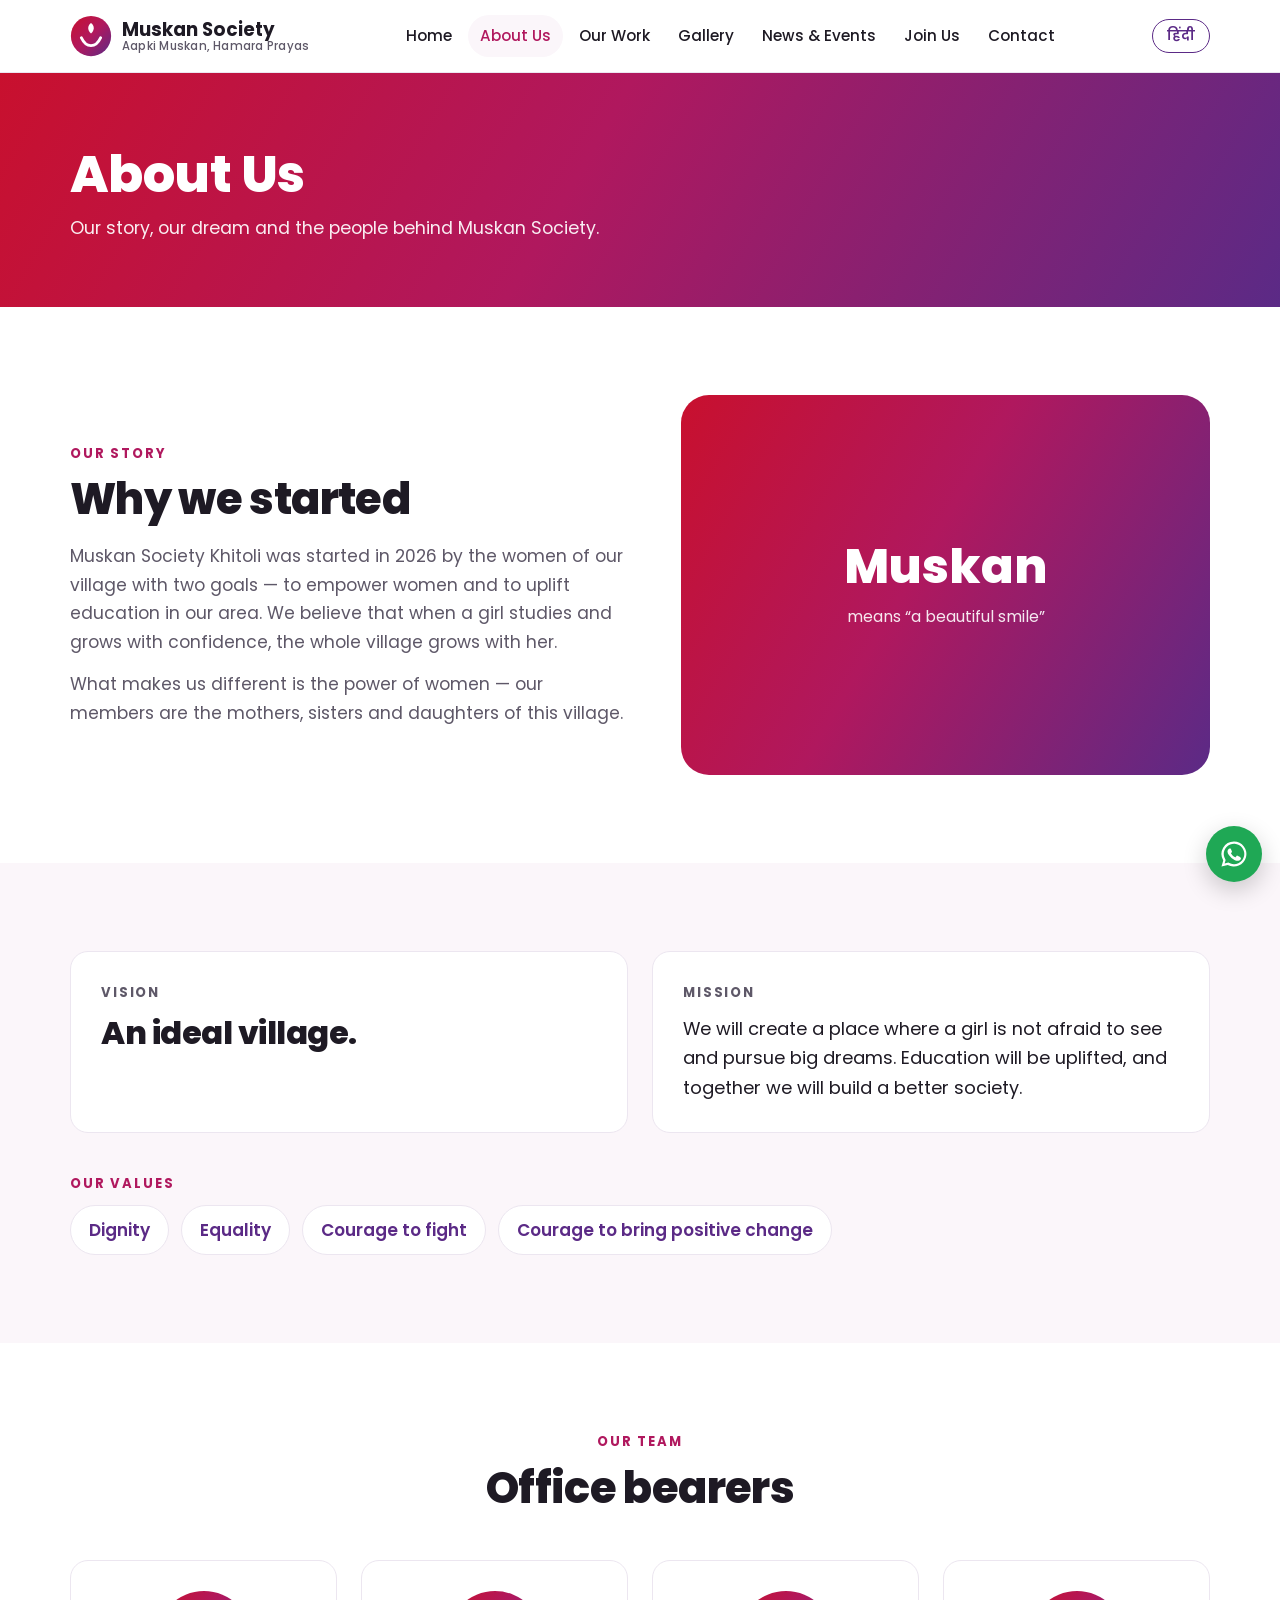
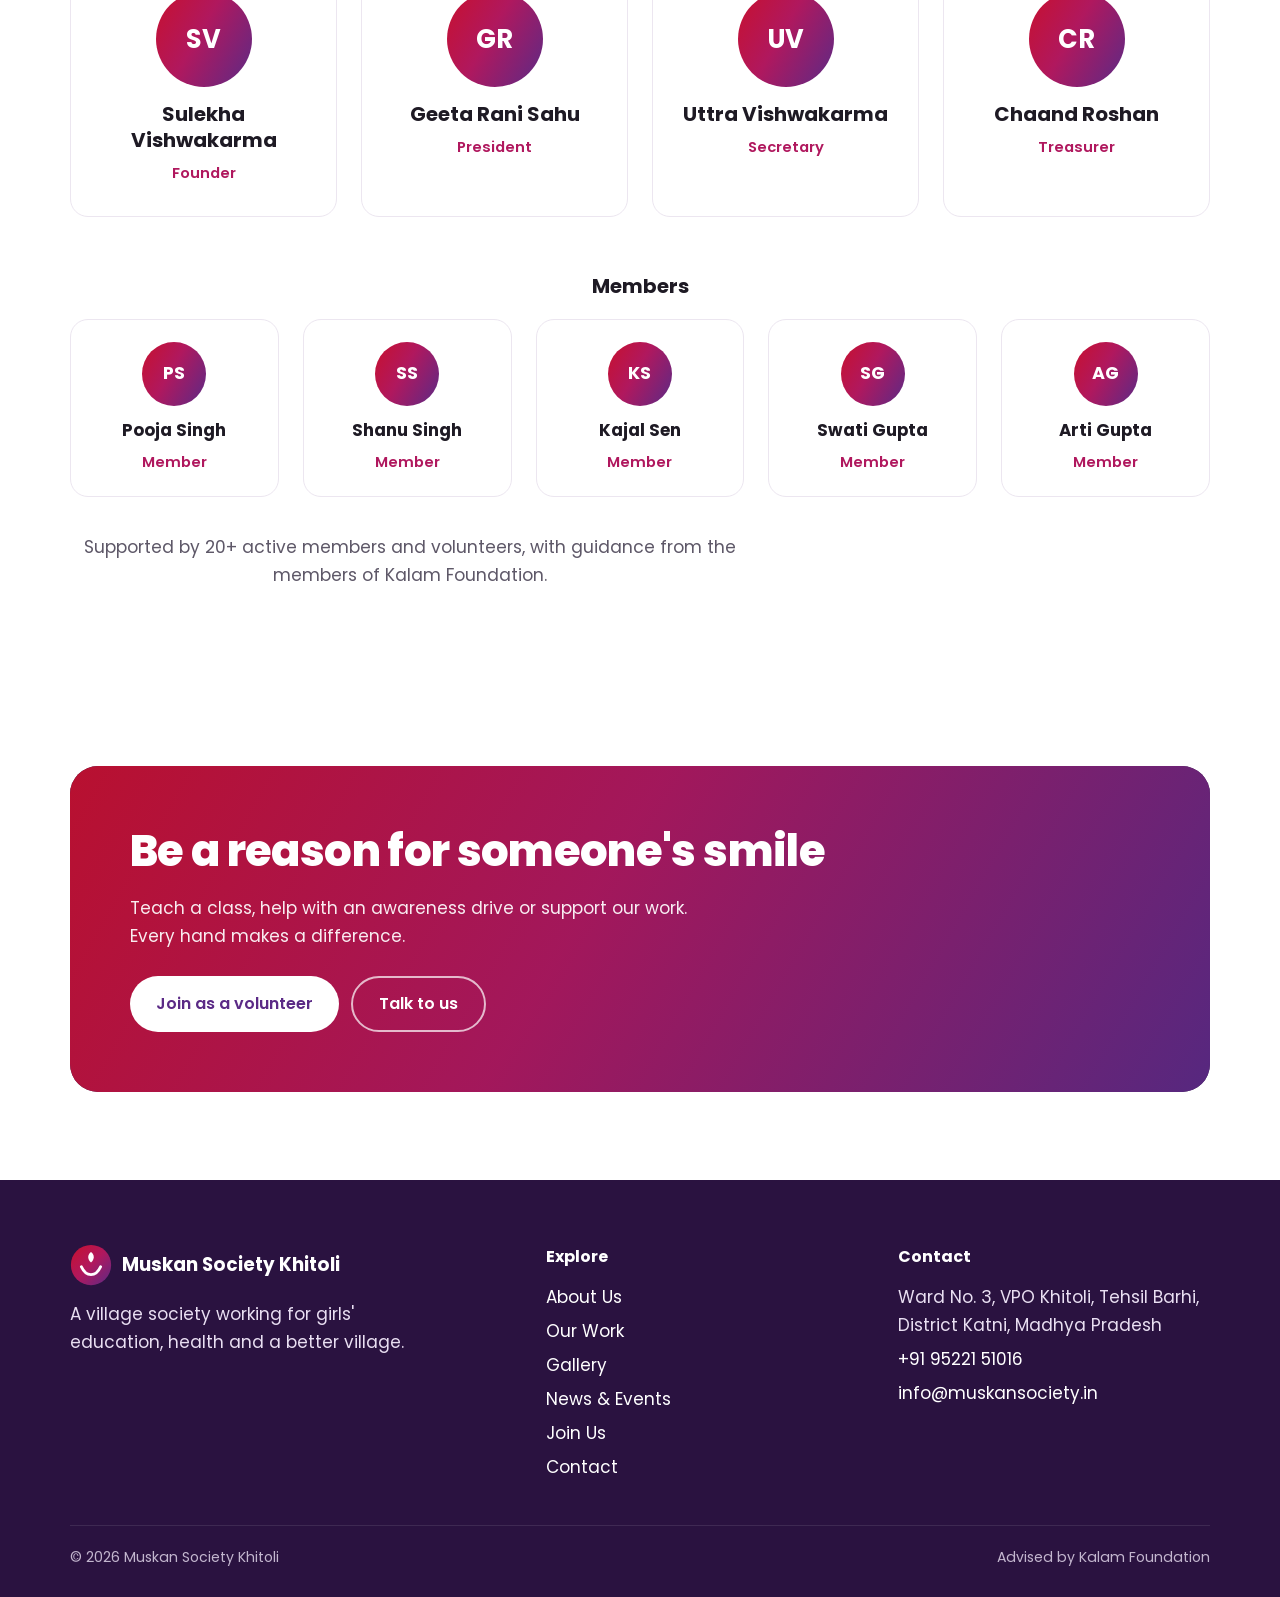
<file: about.html>
<!doctype html>
<html lang="en" class="lang-en">
<head>
<meta charset="utf-8">
<meta name="viewport" content="width=device-width,initial-scale=1">
<title>About Us | Muskan Society Khitoli</title>
<meta name="description" content="The story, vision, mission and team of Muskan Society Khitoli.">
<link rel="canonical" href="https://muskansociety.in/about.html">
<meta property="og:title" content="About Us | Muskan Society Khitoli">
<meta property="og:description" content="The story, vision, mission and team of Muskan Society Khitoli.">
<meta property="og:url" content="https://muskansociety.in/about.html">
<meta property="og:type" content="website">
<meta name="theme-color" content="#B0185E">
<link rel="icon" href="assets/img/favicon.svg" type="image/svg+xml">
<link rel="preconnect" href="https://fonts.googleapis.com"><link rel="preconnect" href="https://fonts.gstatic.com" crossorigin>
<link href="https://fonts.googleapis.com/css2?family=Mukta:wght@400;500;600;700;800&family=Poppins:wght@400;500;600;700;800&display=swap" rel="stylesheet">
<link rel="stylesheet" href="assets/css/style.css">
<script src="assets/js/main.js"></script>
</head>
<body>
<header class="site-header"><div class="container nav">
  <a class="brand" href="index.html"><svg viewBox="0 0 48 48" aria-hidden="true"><defs><linearGradient id="lg" x1="0" y1="0" x2="1" y2="1"><stop offset="0" stop-color="#C8102E"/><stop offset=".5" stop-color="#B0185E"/><stop offset="1" stop-color="#5B2A86"/></linearGradient></defs><circle cx="24" cy="24" r="23" fill="url(#lg)"/><path d="M13 26c3 6.5 7 9 11 9s8-2.5 11-9" fill="none" stroke="#fff" stroke-width="3.4" stroke-linecap="round"/><path d="M24 9c4 3 4.5 8 0 12-4.5-4-4-9 0-12z" fill="#fff"/></svg><span class="brand-name"><span class="en">Muskan Society</span><span class="hi" lang="hi">मुस्कान सोसायटी</span><small><span class="en">Aapki Muskan, Hamara Prayas</span><span class="hi" lang="hi">आपकी मुस्कान, हमारा प्रयास</span></small></span></a>
  <nav aria-label="Main"><ul class="menu"><li><a href="index.html"><span class="en">Home</span><span class="hi" lang="hi">होम</span></a></li><li><a href="about.html" class="active" aria-current="page"><span class="en">About Us</span><span class="hi" lang="hi">हमारे बारे में</span></a></li><li><a href="programs.html"><span class="en">Our Work</span><span class="hi" lang="hi">हमारा काम</span></a></li><li><a href="gallery.html"><span class="en">Gallery</span><span class="hi" lang="hi">गैलरी</span></a></li><li><a href="news.html"><span class="en">News & Events</span><span class="hi" lang="hi">समाचार</span></a></li><li><a href="volunteer.html"><span class="en">Join Us</span><span class="hi" lang="hi">जुड़ें</span></a></li><li><a href="contact.html"><span class="en">Contact</span><span class="hi" lang="hi">संपर्क</span></a></li></ul></nav>
  <div class="actions"><button class="lang-btn" type="button" aria-label="Switch language"><span class="en">हिंदी</span><span class="hi">English</span></button>
  <button class="burger" type="button" aria-label="Menu" aria-expanded="false"><span></span><span></span><span></span></button></div>
</div></header>
<main>
<section class="page-hero" style="padding:0"><div class="container"><h1><span class="en">About Us</span><span class="hi" lang="hi">हमारे बारे में</span></h1><p><span class="en">Our story, our dream and the people behind Muskan Society.</span><span class="hi" lang="hi">हमारी कहानी, हमारा सपना और मुस्कान सोसायटी के लोग।</span></p></div></section>
<section><div class="container split">
 <div class="reveal"><p class="kicker"><span class="en">Our story</span><span class="hi" lang="hi">हमारी कहानी</span></p><h2><span class="en">Why we started</span><span class="hi" lang="hi">हमने शुरुआत क्यों की</span></h2>
 <p class="sub"><span class="en">Muskan Society Khitoli was started in 2026 by the women of our village with two goals — to empower women and to uplift education in our area. We believe that when a girl studies and grows with confidence, the whole village grows with her.</span><span class="hi" lang="hi">मुस्कान सोसायटी खितौली की शुरुआत 2026 में हमारे गाँव की महिलाओं ने दो लक्ष्यों के साथ की — महिलाओं को सशक्त बनाना और क्षेत्र की शिक्षा को ऊपर उठाना। हमारा मानना है कि जब एक बेटी पढ़ती है और आत्मविश्वास से बढ़ती है, तो पूरा गाँव उसके साथ आगे बढ़ता है।</span></p>
 <p class="sub" style="margin-top:14px"><span class="en">What makes us different is the power of women — our members are the mothers, sisters and daughters of this village.</span><span class="hi" lang="hi">हमारी सबसे बड़ी ताकत है महिला शक्ति — हमारी सदस्य इसी गाँव की माँ, बहनें और बेटियाँ हैं।</span></p></div>
 <div class="visual reveal"><div><div class="big"><span class="en">Muskan</span><span class="hi" lang="hi">मुस्कान</span></div><small><span class="en">means “a beautiful smile”</span><span class="hi" lang="hi">यानी “एक सुंदर मुस्कुराहट”</span></small></div></div>
</div></section>

<section class="section-soft"><div class="container grid g2">
 <div class="card reveal"><p class="kicker"><span class="en">Vision</span><span class="hi" lang="hi">विज़न</span></p><h2 style="font-size:2rem"><span class="en">An ideal village.</span><span class="hi" lang="hi">एक आदर्श गाँव।</span></h2></div>
 <div class="card reveal"><p class="kicker"><span class="en">Mission</span><span class="hi" lang="hi">मिशन</span></p><p style="font-size:1.12rem;color:var(--ink)"><span class="en">We will create a place where a girl is not afraid to see and pursue big dreams. Education will be uplifted, and together we will build a better society.</span><span class="hi" lang="hi">हम ऐसा माहौल बनाएँगे जहाँ कोई भी बेटी बड़े सपने देखने और उन्हें पूरा करने से न डरे। शिक्षा का स्तर ऊपर उठेगा और मिलकर हम एक बेहतर समाज बनाएँगे।</span></p></div>
</div>
<div class="container" style="margin-top:40px"><p class="kicker reveal"><span class="en">Our values</span><span class="hi" lang="hi">हमारे मूल्य</span></p>
 <div class="values reveal"><span class="chip"><span class="en">Dignity</span><span class="hi" lang="hi">सम्मान</span></span><span class="chip"><span class="en">Equality</span><span class="hi" lang="hi">समानता</span></span><span class="chip"><span class="en">Courage to fight</span><span class="hi" lang="hi">संघर्ष का साहस</span></span><span class="chip"><span class="en">Courage to bring positive change</span><span class="hi" lang="hi">सकारात्मक बदलाव लाने का साहस</span></span></div></div></section>

<section><div class="container">
 <div class="head center reveal"><p class="kicker"><span class="en">Our team</span><span class="hi" lang="hi">हमारी टीम</span></p><h2><span class="en">Office bearers</span><span class="hi" lang="hi">पदाधिकारी</span></h2></div>
 <div class="grid g4 team-leaders"><div class="card person reveal"><div class="avatar">SV</div><h3><span class="en">Sulekha Vishwakarma</span><span class="hi" lang="hi">सुलेखा विश्वकर्मा</span></h3><div class="role"><span class="en">Founder</span><span class="hi" lang="hi">संस्थापक</span></div></div><div class="card person reveal"><div class="avatar">GR</div><h3><span class="en">Geeta Rani Sahu</span><span class="hi" lang="hi">गीता रानी साहू</span></h3><div class="role"><span class="en">President</span><span class="hi" lang="hi">अध्यक्ष</span></div></div><div class="card person reveal"><div class="avatar">UV</div><h3><span class="en">Uttra Vishwakarma</span><span class="hi" lang="hi">उत्तरा विश्वकर्मा</span></h3><div class="role"><span class="en">Secretary</span><span class="hi" lang="hi">सचिव</span></div></div><div class="card person reveal"><div class="avatar">CR</div><h3><span class="en">Chaand Roshan</span><span class="hi" lang="hi">चाँद रोशन</span></h3><div class="role"><span class="en">Treasurer</span><span class="hi" lang="hi">कोषाध्यक्ष</span></div></div></div>
 <h3 class="center reveal" style="margin:56px 0 20px"><span class="en">Members</span><span class="hi" lang="hi">सदस्य</span></h3>
 <div class="grid team-members" style="grid-template-columns:repeat(auto-fit,minmax(170px,1fr))"><div class="card person reveal" style="padding:22px"><div class="avatar" style="width:64px;height:64px;font-size:1.1rem">PS</div><h3 style="font-size:1.05rem"><span class="en">Pooja Singh</span><span class="hi" lang="hi">पूजा सिंह</span></h3><div class="role"><span class="en">Member</span><span class="hi" lang="hi">सदस्य</span></div></div><div class="card person reveal" style="padding:22px"><div class="avatar" style="width:64px;height:64px;font-size:1.1rem">SS</div><h3 style="font-size:1.05rem"><span class="en">Shanu Singh</span><span class="hi" lang="hi">शानू सिंह</span></h3><div class="role"><span class="en">Member</span><span class="hi" lang="hi">सदस्य</span></div></div><div class="card person reveal" style="padding:22px"><div class="avatar" style="width:64px;height:64px;font-size:1.1rem">KS</div><h3 style="font-size:1.05rem"><span class="en">Kajal Sen</span><span class="hi" lang="hi">काजल सेन</span></h3><div class="role"><span class="en">Member</span><span class="hi" lang="hi">सदस्य</span></div></div><div class="card person reveal" style="padding:22px"><div class="avatar" style="width:64px;height:64px;font-size:1.1rem">SG</div><h3 style="font-size:1.05rem"><span class="en">Swati Gupta</span><span class="hi" lang="hi">स्वाति गुप्ता</span></h3><div class="role"><span class="en">Member</span><span class="hi" lang="hi">सदस्य</span></div></div><div class="card person reveal" style="padding:22px"><div class="avatar" style="width:64px;height:64px;font-size:1.1rem">AG</div><h3 style="font-size:1.05rem"><span class="en">Arti Gupta</span><span class="hi" lang="hi">आरती गुप्ता</span></h3><div class="role"><span class="en">Member</span><span class="hi" lang="hi">सदस्य</span></div></div></div>
 <p class="center sub reveal" style="margin-top:36px"><span class="en">Supported by 20+ active members and volunteers, with guidance from the members of Kalam Foundation.</span><span class="hi" lang="hi">20+ सक्रिय सदस्यों और स्वयंसेवकों के सहयोग से, तथा कलाम फाउंडेशन के सदस्यों के मार्गदर्शन में।</span></p>
</div></section>
<section><div class="container"><div class="cta reveal">
 <h2><span class="en">Be a reason for someone's smile</span><span class="hi" lang="hi">किसी की मुस्कान की वजह बनिए</span></h2>
 <p><span class="en">Teach a class, help with an awareness drive or support our work. Every hand makes a difference.</span><span class="hi" lang="hi">एक कक्षा पढ़ाइए, जागरूकता अभियान में साथ दीजिए या हमारे काम में सहयोग कीजिए। हर हाथ फ़र्क लाता है।</span></p>
 <div style="display:flex;gap:12px;flex-wrap:wrap"><a class="btn btn-light" href="volunteer.html"><span class="en">Join as a volunteer</span><span class="hi" lang="hi">स्वयंसेवक बनें</span></a><a class="btn btn-outline" href="contact.html"><span class="en">Talk to us</span><span class="hi" lang="hi">हमसे बात करें</span></a></div>
</div></div></section>
</main>
<footer class="site-footer"><div class="container">
  <div class="foot">
    <div><a class="brand" href="index.html" style="color:#fff"><svg viewBox="0 0 48 48" aria-hidden="true"><defs><linearGradient id="lg" x1="0" y1="0" x2="1" y2="1"><stop offset="0" stop-color="#C8102E"/><stop offset=".5" stop-color="#B0185E"/><stop offset="1" stop-color="#5B2A86"/></linearGradient></defs><circle cx="24" cy="24" r="23" fill="url(#lg)"/><path d="M13 26c3 6.5 7 9 11 9s8-2.5 11-9" fill="none" stroke="#fff" stroke-width="3.4" stroke-linecap="round"/><path d="M24 9c4 3 4.5 8 0 12-4.5-4-4-9 0-12z" fill="#fff"/></svg><span class="brand-name"><span class="en">Muskan Society Khitoli</span><span class="hi" lang="hi">मुस्कान सोसायटी खितौली</span></span></a>
      <p style="margin-top:14px;max-width:360px"><span class="en">A village society working for girls' education, health and a better village.</span><span class="hi" lang="hi">बालिका शिक्षा, स्वास्थ्य और एक बेहतर गाँव के लिए काम करती एक संस्था।</span></p></div>
    <div><h4><span class="en">Explore</span><span class="hi" lang="hi">देखें</span></h4><ul><li><a href="about.html"><span class="en">About Us</span><span class="hi" lang="hi">हमारे बारे में</span></a></li><li><a href="programs.html"><span class="en">Our Work</span><span class="hi" lang="hi">हमारा काम</span></a></li><li><a href="gallery.html"><span class="en">Gallery</span><span class="hi" lang="hi">गैलरी</span></a></li><li><a href="news.html"><span class="en">News & Events</span><span class="hi" lang="hi">समाचार</span></a></li><li><a href="volunteer.html"><span class="en">Join Us</span><span class="hi" lang="hi">जुड़ें</span></a></li><li><a href="contact.html"><span class="en">Contact</span><span class="hi" lang="hi">संपर्क</span></a></li></ul></div>
    <div><h4><span class="en">Contact</span><span class="hi" lang="hi">संपर्क</span></h4><ul>
      <li><span class="en" data-set="address_en">Ward No. 3, VPO Khitoli, Tehsil Barhi, District Katni, Madhya Pradesh</span><span class="hi" lang="hi" data-set="address_hi">वार्ड नं. 3, ग्राम-पोस्ट खितौली, तहसील बरही, जिला कटनी, मध्य प्रदेश</span></li>
      <li><a data-set="phone" href="tel:+919522151016">+91 95221 51016</a></li>
      <li><a data-set="email" href="mailto:info@muskansociety.in">info@muskansociety.in</a></li></ul>
      <div class="social" data-social></div></div>
  </div>
  <div class="copy"><span>© <span class="year">2026</span> <span class="en">Muskan Society Khitoli</span><span class="hi" lang="hi">मुस्कान सोसायटी खितौली</span></span><span><span class="en">Advised by Kalam Foundation</span><span class="hi" lang="hi">कलाम फाउंडेशन के मार्गदर्शन में</span></span></div>
</div></footer>
<a class="wa-float" data-set="wa" href="https://wa.me/919522151016" target="_blank" rel="noopener" aria-label="WhatsApp"><svg viewBox="0 0 24 24"><path d="M12 2a10 10 0 0 0-8.6 15.1L2 22l5-1.3A10 10 0 1 0 12 2zm0 18.2a8.2 8.2 0 0 1-4.2-1.2l-.3-.2-3 .8.8-2.9-.2-.3A8.2 8.2 0 1 1 12 20.2zm4.5-6.1c-.2-.1-1.5-.7-1.7-.8s-.4-.1-.6.1-.7.8-.8 1-.3.2-.5.1a6.7 6.7 0 0 1-3.3-2.9c-.3-.4.3-.4.7-1.3a.5.5 0 0 0 0-.5l-.8-1.8c-.2-.5-.4-.4-.6-.4h-.5a1 1 0 0 0-.7.3 3 3 0 0 0-.9 2.2 5.2 5.2 0 0 0 1.1 2.7 11.8 11.8 0 0 0 4.5 4c1.7.7 2.3.8 3.2.6a2.7 2.7 0 0 0 1.8-1.2 2.2 2.2 0 0 0 .1-1.2c0-.1-.2-.2-.4-.3z"/></svg></a>
</body>
</html>
</file>
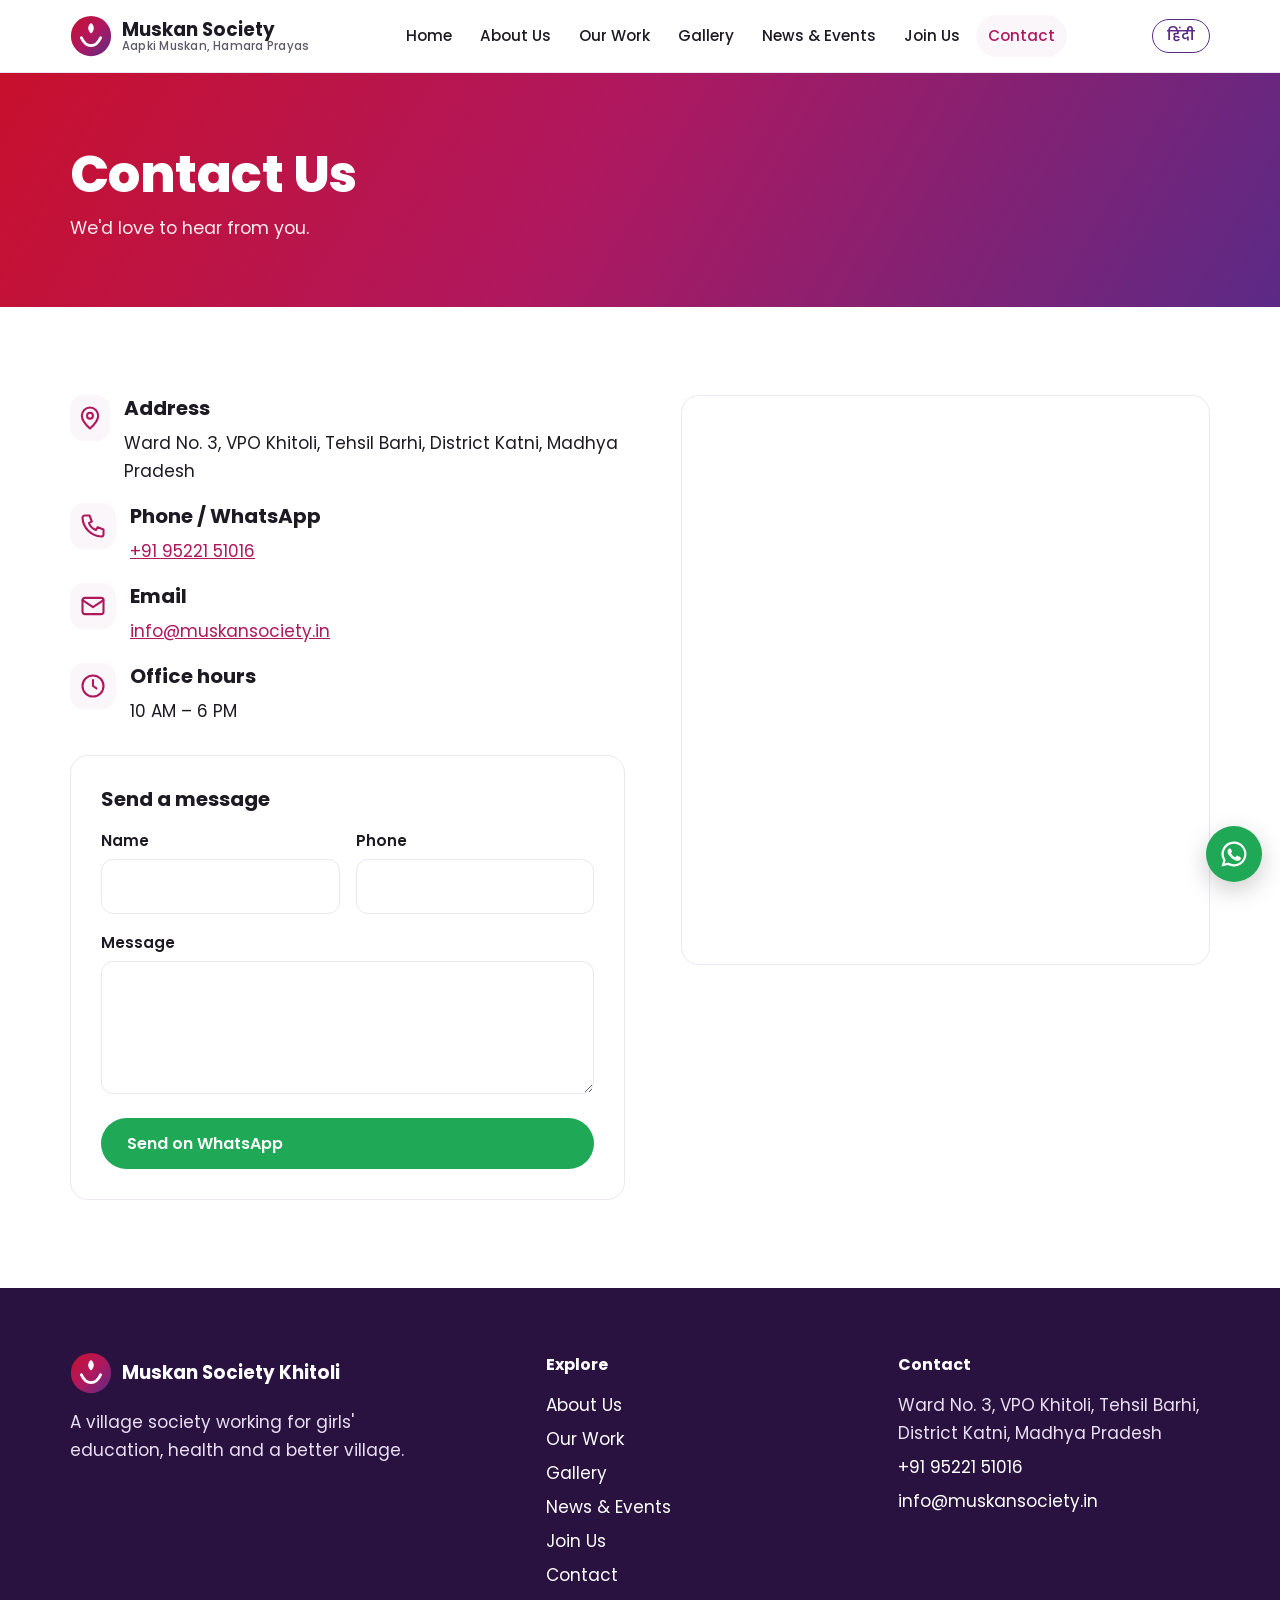
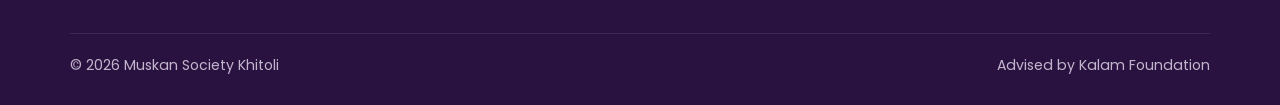
<file: contact.html>
<!doctype html>
<html lang="en" class="lang-en">
<head>
<meta charset="utf-8">
<meta name="viewport" content="width=device-width,initial-scale=1">
<title>Contact | Muskan Society Khitoli</title>
<meta name="description" content="Contact Muskan Society Khitoli — Ward No. 3, VPO Khitoli, Tehsil Barhi, District Katni, MP. Phone +91 95221 51016.">
<link rel="canonical" href="https://muskansociety.in/contact.html">
<meta property="og:title" content="Contact | Muskan Society Khitoli">
<meta property="og:description" content="Contact Muskan Society Khitoli — Ward No. 3, VPO Khitoli, Tehsil Barhi, District Katni, MP. Phone +91 95221 51016.">
<meta property="og:url" content="https://muskansociety.in/contact.html">
<meta property="og:type" content="website">
<meta name="theme-color" content="#B0185E">
<link rel="icon" href="assets/img/favicon.svg" type="image/svg+xml">
<link rel="preconnect" href="https://fonts.googleapis.com"><link rel="preconnect" href="https://fonts.gstatic.com" crossorigin>
<link href="https://fonts.googleapis.com/css2?family=Mukta:wght@400;500;600;700;800&family=Poppins:wght@400;500;600;700;800&display=swap" rel="stylesheet">
<link rel="stylesheet" href="assets/css/style.css">
<script src="assets/js/main.js"></script>
</head>
<body>
<header class="site-header"><div class="container nav">
  <a class="brand" href="index.html"><svg viewBox="0 0 48 48" aria-hidden="true"><defs><linearGradient id="lg" x1="0" y1="0" x2="1" y2="1"><stop offset="0" stop-color="#C8102E"/><stop offset=".5" stop-color="#B0185E"/><stop offset="1" stop-color="#5B2A86"/></linearGradient></defs><circle cx="24" cy="24" r="23" fill="url(#lg)"/><path d="M13 26c3 6.5 7 9 11 9s8-2.5 11-9" fill="none" stroke="#fff" stroke-width="3.4" stroke-linecap="round"/><path d="M24 9c4 3 4.5 8 0 12-4.5-4-4-9 0-12z" fill="#fff"/></svg><span class="brand-name"><span class="en">Muskan Society</span><span class="hi" lang="hi">मुस्कान सोसायटी</span><small><span class="en">Aapki Muskan, Hamara Prayas</span><span class="hi" lang="hi">आपकी मुस्कान, हमारा प्रयास</span></small></span></a>
  <nav aria-label="Main"><ul class="menu"><li><a href="index.html"><span class="en">Home</span><span class="hi" lang="hi">होम</span></a></li><li><a href="about.html"><span class="en">About Us</span><span class="hi" lang="hi">हमारे बारे में</span></a></li><li><a href="programs.html"><span class="en">Our Work</span><span class="hi" lang="hi">हमारा काम</span></a></li><li><a href="gallery.html"><span class="en">Gallery</span><span class="hi" lang="hi">गैलरी</span></a></li><li><a href="news.html"><span class="en">News & Events</span><span class="hi" lang="hi">समाचार</span></a></li><li><a href="volunteer.html"><span class="en">Join Us</span><span class="hi" lang="hi">जुड़ें</span></a></li><li><a href="contact.html" class="active" aria-current="page"><span class="en">Contact</span><span class="hi" lang="hi">संपर्क</span></a></li></ul></nav>
  <div class="actions"><button class="lang-btn" type="button" aria-label="Switch language"><span class="en">हिंदी</span><span class="hi">English</span></button>
  <button class="burger" type="button" aria-label="Menu" aria-expanded="false"><span></span><span></span><span></span></button></div>
</div></header>
<main>
<section class="page-hero" style="padding:0"><div class="container"><h1><span class="en">Contact Us</span><span class="hi" lang="hi">संपर्क करें</span></h1><p><span class="en">We'd love to hear from you.</span><span class="hi" lang="hi">हमें आपसे बात करके खुशी होगी।</span></p></div></section>
<section><div class="container split" style="align-items:start">
 <div class="reveal"><ul class="contact-list">
  <li><div class="icon"><svg viewBox="0 0 24 24" fill="none" stroke="currentColor" stroke-width="1.8" stroke-linecap="round" stroke-linejoin="round"><path d="M12 21s-7-6.2-7-11a7 7 0 0 1 14 0c0 4.8-7 11-7 11z"/><circle cx="12" cy="10" r="2.5"/></svg></div><div><h3><span class="en">Address</span><span class="hi" lang="hi">पता</span></h3><p><span class="en" data-set="address_en">Ward No. 3, VPO Khitoli, Tehsil Barhi, District Katni, Madhya Pradesh</span><span class="hi" lang="hi" data-set="address_hi">वार्ड नं. 3, ग्राम-पोस्ट खितौली, तहसील बरही, जिला कटनी, मध्य प्रदेश</span></p></div></li>
  <li><div class="icon"><svg viewBox="0 0 24 24" fill="none" stroke="currentColor" stroke-width="1.8" stroke-linecap="round" stroke-linejoin="round"><path d="M5 3h4l2 5-2.5 1.5a11 11 0 0 0 6 6L16 13l5 2v4a2 2 0 0 1-2 2A17 17 0 0 1 3 5a2 2 0 0 1 2-2z"/></svg></div><div><h3><span class="en">Phone / WhatsApp</span><span class="hi" lang="hi">फ़ोन / व्हाट्सऐप</span></h3><p><a data-set="phone" href="tel:+919522151016">+91 95221 51016</a></p></div></li>
  <li><div class="icon"><svg viewBox="0 0 24 24" fill="none" stroke="currentColor" stroke-width="1.8" stroke-linecap="round" stroke-linejoin="round"><rect x="3" y="5" width="18" height="14" rx="2"/><path d="M3 7l9 6 9-6"/></svg></div><div><h3><span class="en">Email</span><span class="hi" lang="hi">ईमेल</span></h3><p><a data-set="email" href="mailto:info@muskansociety.in">info@muskansociety.in</a></p></div></li>
  <li><div class="icon"><svg viewBox="0 0 24 24" fill="none" stroke="currentColor" stroke-width="1.8" stroke-linecap="round" stroke-linejoin="round"><circle cx="12" cy="12" r="9"/><path d="M12 7v5l3 2"/></svg></div><div><h3><span class="en">Office hours</span><span class="hi" lang="hi">कार्यालय समय</span></h3><p><span class="en" data-set="hours_en">10 AM – 6 PM</span><span class="hi" lang="hi" data-set="hours_hi">सुबह 10 बजे – शाम 6 बजे</span></p></div></li></ul>
  <div class="card" style="margin-top:30px;padding:30px"><h3 style="margin-bottom:16px"><span class="en">Send a message</span><span class="hi" lang="hi">संदेश भेजें</span></h3>
  <form data-wa="Website Enquiry">
   <div class="row2"><div><label for="cname"><span class="en">Name</span><span class="hi" lang="hi">नाम</span></label><input id="cname" name="cname" type="text" data-label="Name" data-ph-en="" data-ph-hi="" required></div><div><label for="cphone"><span class="en">Phone</span><span class="hi" lang="hi">फ़ोन</span></label><input id="cphone" name="cphone" type="tel" data-label="Phone" data-ph-en="" data-ph-hi="" required></div></div>
   <div><label for="cmsg"><span class="en">Message</span><span class="hi" lang="hi">संदेश</span></label><textarea id="cmsg" name="cmsg" rows="4" data-label="Message" data-ph-en="" data-ph-hi="" required></textarea></div>
   <button class="btn btn-wa" type="submit"><span class="en">Send on WhatsApp</span><span class="hi" lang="hi">व्हाट्सऐप पर भेजें</span></button></form></div></div>
 <div class="map reveal"><iframe data-set="map" title="Map — Khitoli, Barhi, Katni" loading="lazy" referrerpolicy="no-referrer-when-downgrade" src="https://maps.google.com/maps?q=Khitoli%2C%20Barhi%2C%20Katni%2C%20Madhya%20Pradesh&z=14&output=embed" style="min-height:560px"></iframe></div>
</div></section>
</main>
<footer class="site-footer"><div class="container">
  <div class="foot">
    <div><a class="brand" href="index.html" style="color:#fff"><svg viewBox="0 0 48 48" aria-hidden="true"><defs><linearGradient id="lg" x1="0" y1="0" x2="1" y2="1"><stop offset="0" stop-color="#C8102E"/><stop offset=".5" stop-color="#B0185E"/><stop offset="1" stop-color="#5B2A86"/></linearGradient></defs><circle cx="24" cy="24" r="23" fill="url(#lg)"/><path d="M13 26c3 6.5 7 9 11 9s8-2.5 11-9" fill="none" stroke="#fff" stroke-width="3.4" stroke-linecap="round"/><path d="M24 9c4 3 4.5 8 0 12-4.5-4-4-9 0-12z" fill="#fff"/></svg><span class="brand-name"><span class="en">Muskan Society Khitoli</span><span class="hi" lang="hi">मुस्कान सोसायटी खितौली</span></span></a>
      <p style="margin-top:14px;max-width:360px"><span class="en">A village society working for girls' education, health and a better village.</span><span class="hi" lang="hi">बालिका शिक्षा, स्वास्थ्य और एक बेहतर गाँव के लिए काम करती एक संस्था।</span></p></div>
    <div><h4><span class="en">Explore</span><span class="hi" lang="hi">देखें</span></h4><ul><li><a href="about.html"><span class="en">About Us</span><span class="hi" lang="hi">हमारे बारे में</span></a></li><li><a href="programs.html"><span class="en">Our Work</span><span class="hi" lang="hi">हमारा काम</span></a></li><li><a href="gallery.html"><span class="en">Gallery</span><span class="hi" lang="hi">गैलरी</span></a></li><li><a href="news.html"><span class="en">News & Events</span><span class="hi" lang="hi">समाचार</span></a></li><li><a href="volunteer.html"><span class="en">Join Us</span><span class="hi" lang="hi">जुड़ें</span></a></li><li><a href="contact.html"><span class="en">Contact</span><span class="hi" lang="hi">संपर्क</span></a></li></ul></div>
    <div><h4><span class="en">Contact</span><span class="hi" lang="hi">संपर्क</span></h4><ul>
      <li><span class="en" data-set="address_en">Ward No. 3, VPO Khitoli, Tehsil Barhi, District Katni, Madhya Pradesh</span><span class="hi" lang="hi" data-set="address_hi">वार्ड नं. 3, ग्राम-पोस्ट खितौली, तहसील बरही, जिला कटनी, मध्य प्रदेश</span></li>
      <li><a data-set="phone" href="tel:+919522151016">+91 95221 51016</a></li>
      <li><a data-set="email" href="mailto:info@muskansociety.in">info@muskansociety.in</a></li></ul>
      <div class="social" data-social></div></div>
  </div>
  <div class="copy"><span>© <span class="year">2026</span> <span class="en">Muskan Society Khitoli</span><span class="hi" lang="hi">मुस्कान सोसायटी खितौली</span></span><span><span class="en">Advised by Kalam Foundation</span><span class="hi" lang="hi">कलाम फाउंडेशन के मार्गदर्शन में</span></span></div>
</div></footer>
<a class="wa-float" data-set="wa" href="https://wa.me/919522151016" target="_blank" rel="noopener" aria-label="WhatsApp"><svg viewBox="0 0 24 24"><path d="M12 2a10 10 0 0 0-8.6 15.1L2 22l5-1.3A10 10 0 1 0 12 2zm0 18.2a8.2 8.2 0 0 1-4.2-1.2l-.3-.2-3 .8.8-2.9-.2-.3A8.2 8.2 0 1 1 12 20.2zm4.5-6.1c-.2-.1-1.5-.7-1.7-.8s-.4-.1-.6.1-.7.8-.8 1-.3.2-.5.1a6.7 6.7 0 0 1-3.3-2.9c-.3-.4.3-.4.7-1.3a.5.5 0 0 0 0-.5l-.8-1.8c-.2-.5-.4-.4-.6-.4h-.5a1 1 0 0 0-.7.3 3 3 0 0 0-.9 2.2 5.2 5.2 0 0 0 1.1 2.7 11.8 11.8 0 0 0 4.5 4c1.7.7 2.3.8 3.2.6a2.7 2.7 0 0 0 1.8-1.2 2.2 2.2 0 0 0 .1-1.2c0-.1-.2-.2-.4-.3z"/></svg></a>
</body>
</html>
</file>
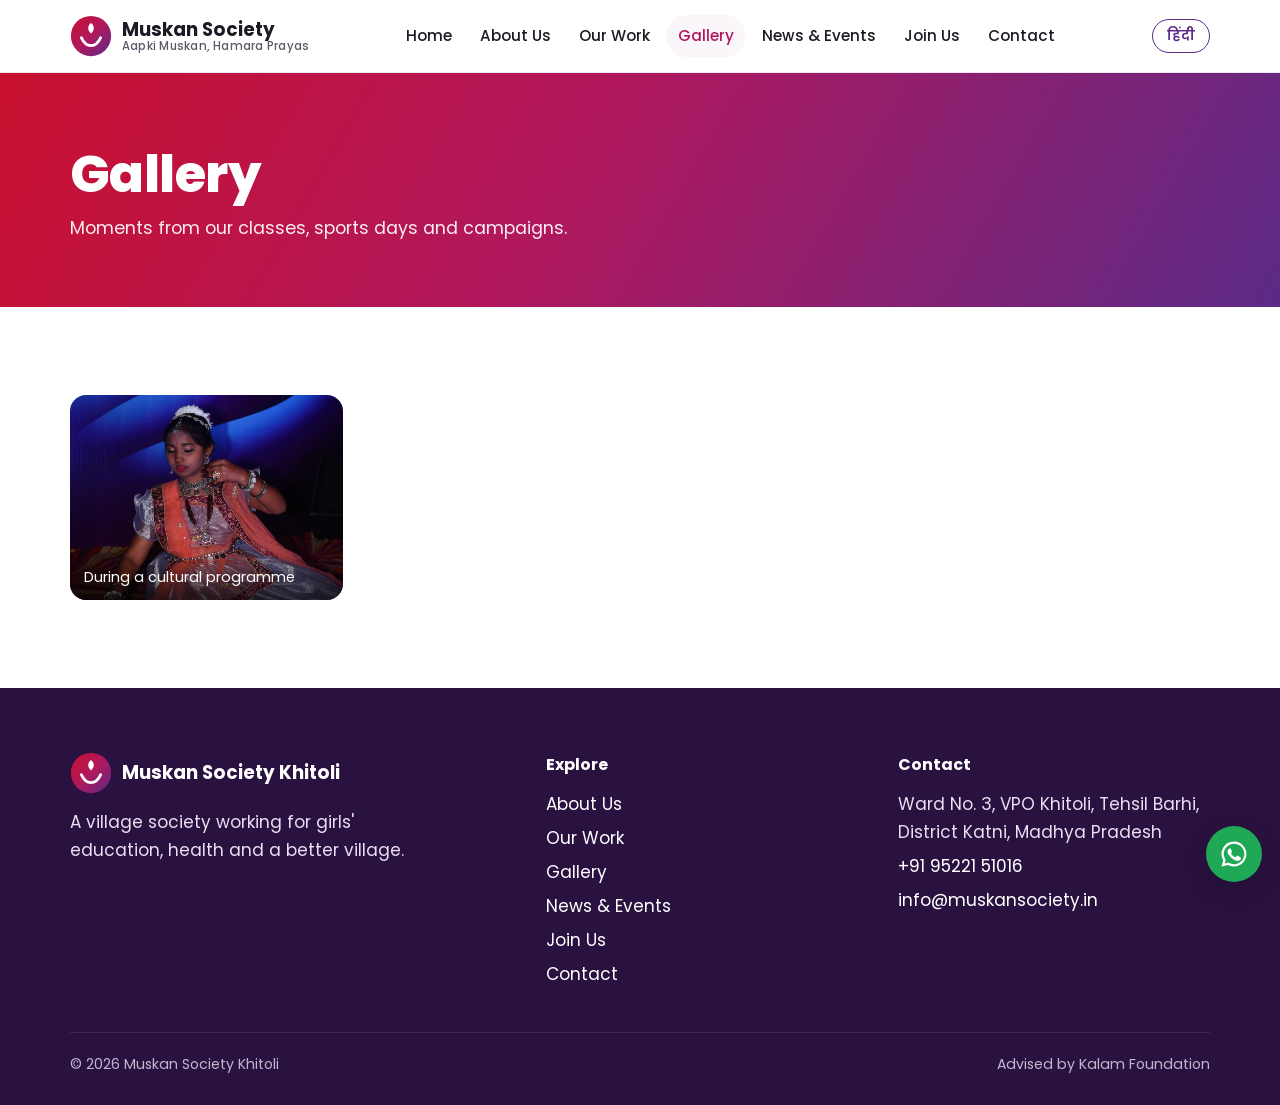
<file: gallery.html>
<!doctype html>
<html lang="en" class="lang-en">
<head>
<meta charset="utf-8">
<meta name="viewport" content="width=device-width,initial-scale=1">
<title>Gallery | Muskan Society Khitoli</title>
<meta name="description" content="Photos and videos from the activities of Muskan Society Khitoli.">
<link rel="canonical" href="https://muskansociety.in/gallery.html">
<meta property="og:title" content="Gallery | Muskan Society Khitoli">
<meta property="og:description" content="Photos and videos from the activities of Muskan Society Khitoli.">
<meta property="og:url" content="https://muskansociety.in/gallery.html">
<meta property="og:type" content="website">
<meta name="theme-color" content="#B0185E">
<link rel="icon" href="assets/img/favicon.svg" type="image/svg+xml">
<link rel="preconnect" href="https://fonts.googleapis.com"><link rel="preconnect" href="https://fonts.gstatic.com" crossorigin>
<link href="https://fonts.googleapis.com/css2?family=Mukta:wght@400;500;600;700;800&family=Poppins:wght@400;500;600;700;800&display=swap" rel="stylesheet">
<link rel="stylesheet" href="assets/css/style.css">
<script src="assets/js/main.js"></script>
</head>
<body>
<header class="site-header"><div class="container nav">
  <a class="brand" href="index.html"><svg viewBox="0 0 48 48" aria-hidden="true"><defs><linearGradient id="lg" x1="0" y1="0" x2="1" y2="1"><stop offset="0" stop-color="#C8102E"/><stop offset=".5" stop-color="#B0185E"/><stop offset="1" stop-color="#5B2A86"/></linearGradient></defs><circle cx="24" cy="24" r="23" fill="url(#lg)"/><path d="M13 26c3 6.5 7 9 11 9s8-2.5 11-9" fill="none" stroke="#fff" stroke-width="3.4" stroke-linecap="round"/><path d="M24 9c4 3 4.5 8 0 12-4.5-4-4-9 0-12z" fill="#fff"/></svg><span class="brand-name"><span class="en">Muskan Society</span><span class="hi" lang="hi">मुस्कान सोसायटी</span><small><span class="en">Aapki Muskan, Hamara Prayas</span><span class="hi" lang="hi">आपकी मुस्कान, हमारा प्रयास</span></small></span></a>
  <nav aria-label="Main"><ul class="menu"><li><a href="index.html"><span class="en">Home</span><span class="hi" lang="hi">होम</span></a></li><li><a href="about.html"><span class="en">About Us</span><span class="hi" lang="hi">हमारे बारे में</span></a></li><li><a href="programs.html"><span class="en">Our Work</span><span class="hi" lang="hi">हमारा काम</span></a></li><li><a href="gallery.html" class="active" aria-current="page"><span class="en">Gallery</span><span class="hi" lang="hi">गैलरी</span></a></li><li><a href="news.html"><span class="en">News & Events</span><span class="hi" lang="hi">समाचार</span></a></li><li><a href="volunteer.html"><span class="en">Join Us</span><span class="hi" lang="hi">जुड़ें</span></a></li><li><a href="contact.html"><span class="en">Contact</span><span class="hi" lang="hi">संपर्क</span></a></li></ul></nav>
  <div class="actions"><button class="lang-btn" type="button" aria-label="Switch language"><span class="en">हिंदी</span><span class="hi">English</span></button>
  <button class="burger" type="button" aria-label="Menu" aria-expanded="false"><span></span><span></span><span></span></button></div>
</div></header>
<main>
<section class="page-hero" style="padding:0"><div class="container"><h1><span class="en">Gallery</span><span class="hi" lang="hi">गैलरी</span></h1><p><span class="en">Moments from our classes, sports days and campaigns.</span><span class="hi" lang="hi">हमारी कक्षाओं, खेल दिवसों और अभियानों के पल।</span></p></div></section>
<section><div class="container"><div id="gallery-list" class="gallery"></div>
<div style="margin-top:60px"><h2><span class="en">Videos</span><span class="hi" lang="hi">वीडियो</span></h2><div id="video-list" class="grid g2" style="margin-top:20px"></div></div></div></section>
</main>
<footer class="site-footer"><div class="container">
  <div class="foot">
    <div><a class="brand" href="index.html" style="color:#fff"><svg viewBox="0 0 48 48" aria-hidden="true"><defs><linearGradient id="lg" x1="0" y1="0" x2="1" y2="1"><stop offset="0" stop-color="#C8102E"/><stop offset=".5" stop-color="#B0185E"/><stop offset="1" stop-color="#5B2A86"/></linearGradient></defs><circle cx="24" cy="24" r="23" fill="url(#lg)"/><path d="M13 26c3 6.5 7 9 11 9s8-2.5 11-9" fill="none" stroke="#fff" stroke-width="3.4" stroke-linecap="round"/><path d="M24 9c4 3 4.5 8 0 12-4.5-4-4-9 0-12z" fill="#fff"/></svg><span class="brand-name"><span class="en">Muskan Society Khitoli</span><span class="hi" lang="hi">मुस्कान सोसायटी खितौली</span></span></a>
      <p style="margin-top:14px;max-width:360px"><span class="en">A village society working for girls' education, health and a better village.</span><span class="hi" lang="hi">बालिका शिक्षा, स्वास्थ्य और एक बेहतर गाँव के लिए काम करती एक संस्था।</span></p></div>
    <div><h4><span class="en">Explore</span><span class="hi" lang="hi">देखें</span></h4><ul><li><a href="about.html"><span class="en">About Us</span><span class="hi" lang="hi">हमारे बारे में</span></a></li><li><a href="programs.html"><span class="en">Our Work</span><span class="hi" lang="hi">हमारा काम</span></a></li><li><a href="gallery.html"><span class="en">Gallery</span><span class="hi" lang="hi">गैलरी</span></a></li><li><a href="news.html"><span class="en">News & Events</span><span class="hi" lang="hi">समाचार</span></a></li><li><a href="volunteer.html"><span class="en">Join Us</span><span class="hi" lang="hi">जुड़ें</span></a></li><li><a href="contact.html"><span class="en">Contact</span><span class="hi" lang="hi">संपर्क</span></a></li></ul></div>
    <div><h4><span class="en">Contact</span><span class="hi" lang="hi">संपर्क</span></h4><ul>
      <li><span class="en" data-set="address_en">Ward No. 3, VPO Khitoli, Tehsil Barhi, District Katni, Madhya Pradesh</span><span class="hi" lang="hi" data-set="address_hi">वार्ड नं. 3, ग्राम-पोस्ट खितौली, तहसील बरही, जिला कटनी, मध्य प्रदेश</span></li>
      <li><a data-set="phone" href="tel:+919522151016">+91 95221 51016</a></li>
      <li><a data-set="email" href="mailto:info@muskansociety.in">info@muskansociety.in</a></li></ul>
      <div class="social" data-social></div></div>
  </div>
  <div class="copy"><span>© <span class="year">2026</span> <span class="en">Muskan Society Khitoli</span><span class="hi" lang="hi">मुस्कान सोसायटी खितौली</span></span><span><span class="en">Advised by Kalam Foundation</span><span class="hi" lang="hi">कलाम फाउंडेशन के मार्गदर्शन में</span></span></div>
</div></footer>
<a class="wa-float" data-set="wa" href="https://wa.me/919522151016" target="_blank" rel="noopener" aria-label="WhatsApp"><svg viewBox="0 0 24 24"><path d="M12 2a10 10 0 0 0-8.6 15.1L2 22l5-1.3A10 10 0 1 0 12 2zm0 18.2a8.2 8.2 0 0 1-4.2-1.2l-.3-.2-3 .8.8-2.9-.2-.3A8.2 8.2 0 1 1 12 20.2zm4.5-6.1c-.2-.1-1.5-.7-1.7-.8s-.4-.1-.6.1-.7.8-.8 1-.3.2-.5.1a6.7 6.7 0 0 1-3.3-2.9c-.3-.4.3-.4.7-1.3a.5.5 0 0 0 0-.5l-.8-1.8c-.2-.5-.4-.4-.6-.4h-.5a1 1 0 0 0-.7.3 3 3 0 0 0-.9 2.2 5.2 5.2 0 0 0 1.1 2.7 11.8 11.8 0 0 0 4.5 4c1.7.7 2.3.8 3.2.6a2.7 2.7 0 0 0 1.8-1.2 2.2 2.2 0 0 0 .1-1.2c0-.1-.2-.2-.4-.3z"/></svg></a>
</body>
</html>
</file>
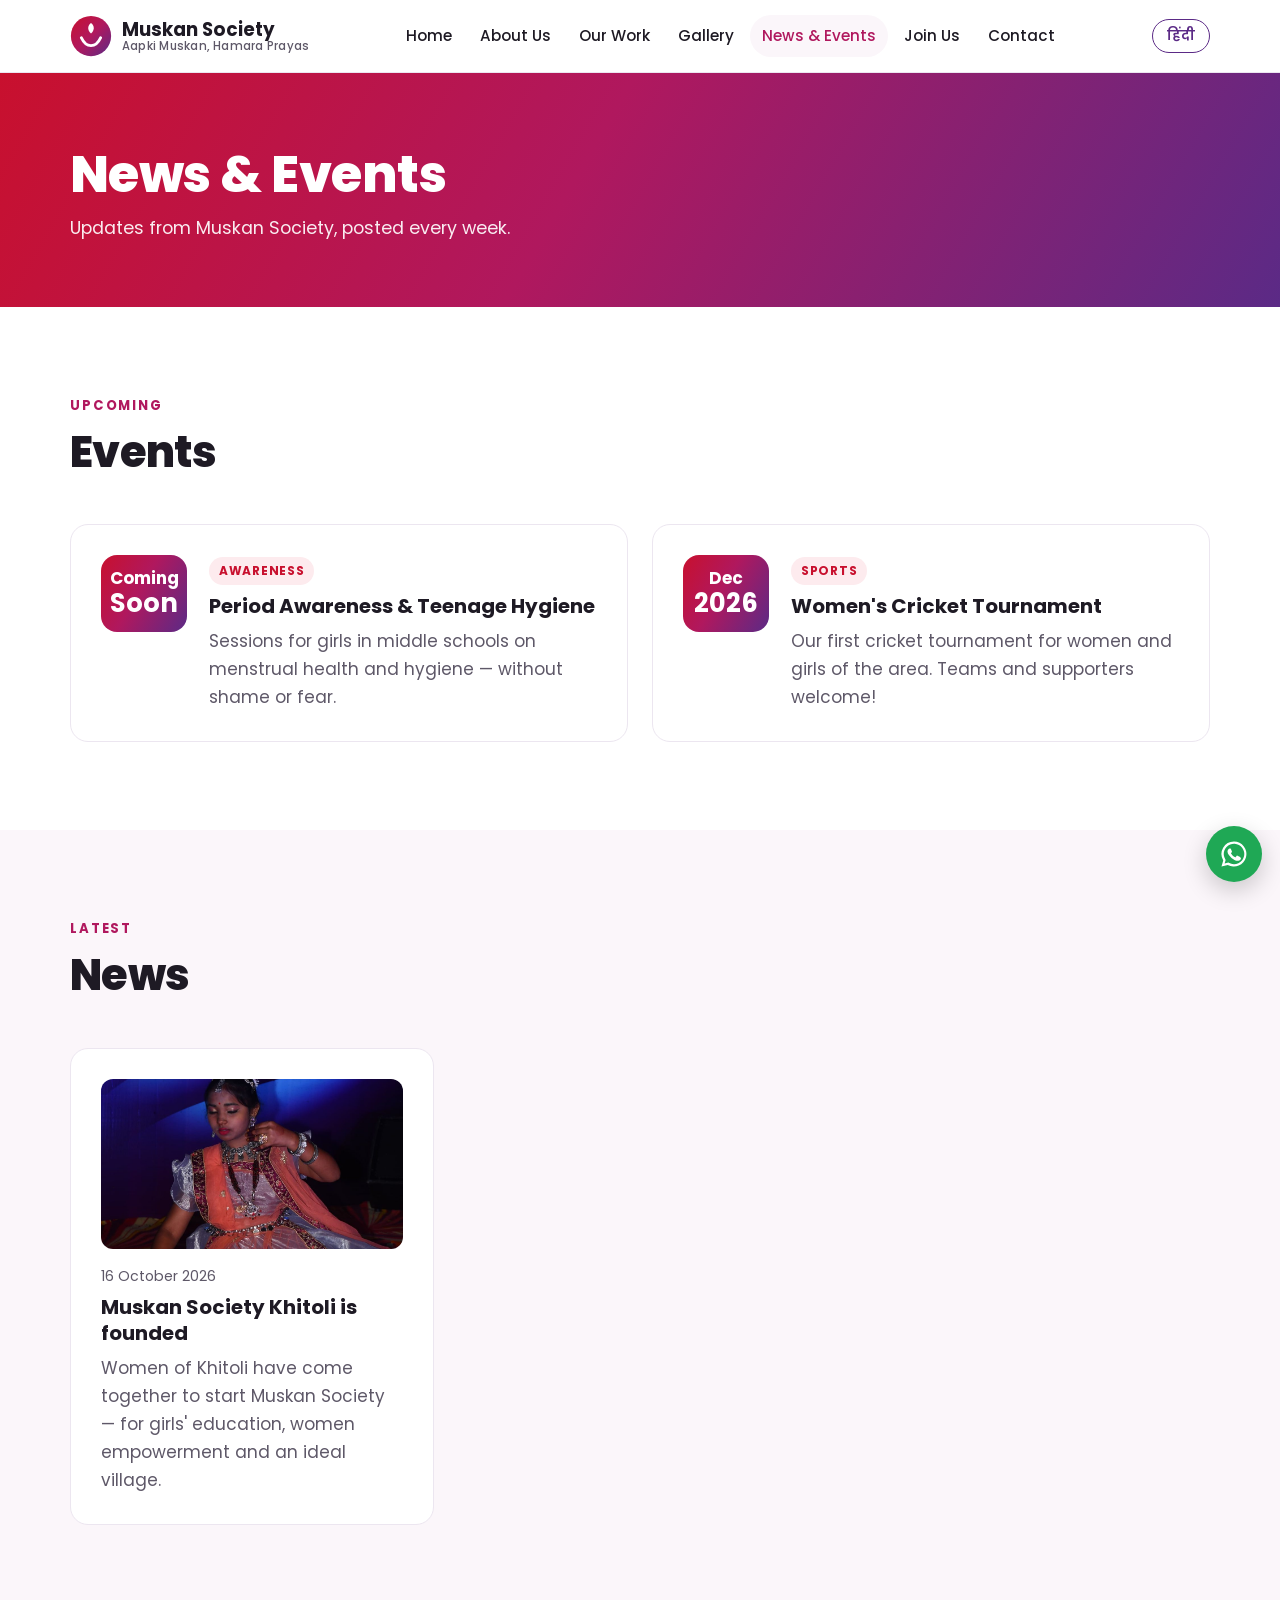
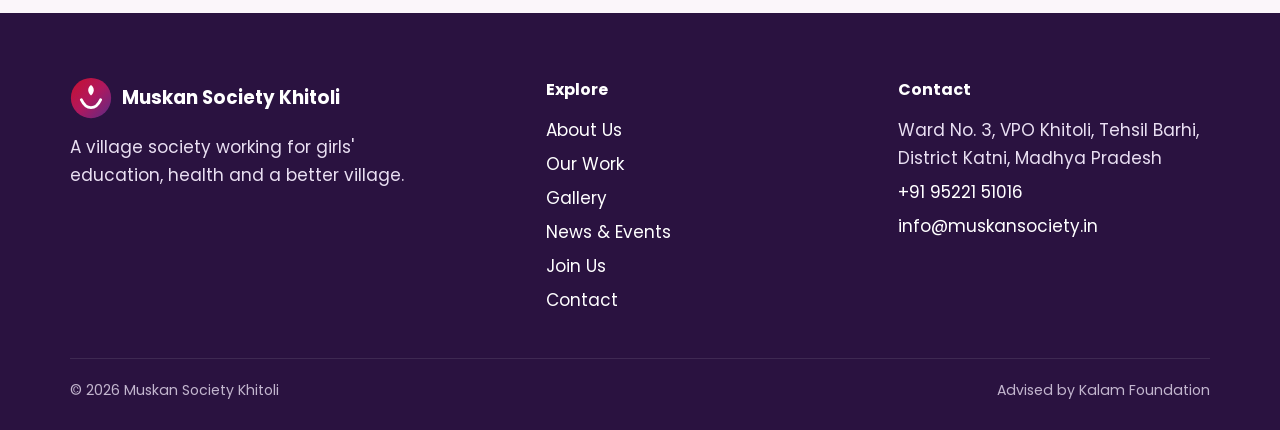
<file: news.html>
<!doctype html>
<html lang="en" class="lang-en">
<head>
<meta charset="utf-8">
<meta name="viewport" content="width=device-width,initial-scale=1">
<title>News & Events | Muskan Society Khitoli</title>
<meta name="description" content="Latest news, events and updates from Muskan Society Khitoli.">
<link rel="canonical" href="https://muskansociety.in/news.html">
<meta property="og:title" content="News & Events | Muskan Society Khitoli">
<meta property="og:description" content="Latest news, events and updates from Muskan Society Khitoli.">
<meta property="og:url" content="https://muskansociety.in/news.html">
<meta property="og:type" content="website">
<meta name="theme-color" content="#B0185E">
<link rel="icon" href="assets/img/favicon.svg" type="image/svg+xml">
<link rel="preconnect" href="https://fonts.googleapis.com"><link rel="preconnect" href="https://fonts.gstatic.com" crossorigin>
<link href="https://fonts.googleapis.com/css2?family=Mukta:wght@400;500;600;700;800&family=Poppins:wght@400;500;600;700;800&display=swap" rel="stylesheet">
<link rel="stylesheet" href="assets/css/style.css">
<script src="assets/js/main.js"></script>
</head>
<body>
<header class="site-header"><div class="container nav">
  <a class="brand" href="index.html"><svg viewBox="0 0 48 48" aria-hidden="true"><defs><linearGradient id="lg" x1="0" y1="0" x2="1" y2="1"><stop offset="0" stop-color="#C8102E"/><stop offset=".5" stop-color="#B0185E"/><stop offset="1" stop-color="#5B2A86"/></linearGradient></defs><circle cx="24" cy="24" r="23" fill="url(#lg)"/><path d="M13 26c3 6.5 7 9 11 9s8-2.5 11-9" fill="none" stroke="#fff" stroke-width="3.4" stroke-linecap="round"/><path d="M24 9c4 3 4.5 8 0 12-4.5-4-4-9 0-12z" fill="#fff"/></svg><span class="brand-name"><span class="en">Muskan Society</span><span class="hi" lang="hi">मुस्कान सोसायटी</span><small><span class="en">Aapki Muskan, Hamara Prayas</span><span class="hi" lang="hi">आपकी मुस्कान, हमारा प्रयास</span></small></span></a>
  <nav aria-label="Main"><ul class="menu"><li><a href="index.html"><span class="en">Home</span><span class="hi" lang="hi">होम</span></a></li><li><a href="about.html"><span class="en">About Us</span><span class="hi" lang="hi">हमारे बारे में</span></a></li><li><a href="programs.html"><span class="en">Our Work</span><span class="hi" lang="hi">हमारा काम</span></a></li><li><a href="gallery.html"><span class="en">Gallery</span><span class="hi" lang="hi">गैलरी</span></a></li><li><a href="news.html" class="active" aria-current="page"><span class="en">News & Events</span><span class="hi" lang="hi">समाचार</span></a></li><li><a href="volunteer.html"><span class="en">Join Us</span><span class="hi" lang="hi">जुड़ें</span></a></li><li><a href="contact.html"><span class="en">Contact</span><span class="hi" lang="hi">संपर्क</span></a></li></ul></nav>
  <div class="actions"><button class="lang-btn" type="button" aria-label="Switch language"><span class="en">हिंदी</span><span class="hi">English</span></button>
  <button class="burger" type="button" aria-label="Menu" aria-expanded="false"><span></span><span></span><span></span></button></div>
</div></header>
<main>
<section class="page-hero" style="padding:0"><div class="container"><h1><span class="en">News & Events</span><span class="hi" lang="hi">समाचार एवं कार्यक्रम</span></h1><p><span class="en">Updates from Muskan Society, posted every week.</span><span class="hi" lang="hi">मुस्कान सोसायटी की हर हफ़्ते की खबरें।</span></p></div></section>
<section><div class="container"><div class="head reveal"><p class="kicker"><span class="en">Upcoming</span><span class="hi" lang="hi">आगामी</span></p><h2><span class="en">Events</span><span class="hi" lang="hi">कार्यक्रम</span></h2></div>
<div class="grid g2 events-list">
 <div class="card event reveal"><div class="date"><span class="en">Coming<br><b>Soon</b></span><span class="hi" lang="hi">जल्द<br><b>ही</b></span></div><div>
  <span class="tag"><span class="en">Awareness</span><span class="hi" lang="hi">जागरूकता</span></span>
  <h3><span class="en">Period Awareness & Teenage Hygiene</span><span class="hi" lang="hi">माहवारी जागरूकता एवं किशोरी स्वच्छता</span></h3>
  <p><span class="en">Sessions for girls in middle schools on menstrual health and hygiene — without shame or fear.</span><span class="hi" lang="hi">मिडिल स्कूल की बालिकाओं के लिए माहवारी स्वास्थ्य और स्वच्छता पर सत्र — बिना झिझक, बिना डर।</span></p></div></div>
 <div class="card event reveal"><div class="date"><span class="en">Dec<br><b>2026</b></span><span class="hi" lang="hi">दिसंबर<br><b>2026</b></span></div><div>
  <span class="tag"><span class="en">Sports</span><span class="hi" lang="hi">खेल</span></span>
  <h3><span class="en">Women's Cricket Tournament</span><span class="hi" lang="hi">महिला क्रिकेट टूर्नामेंट</span></h3>
  <p><span class="en">Our first cricket tournament for women and girls of the area. Teams and supporters welcome!</span><span class="hi" lang="hi">क्षेत्र की महिलाओं और बेटियों के लिए हमारा पहला क्रिकेट टूर्नामेंट। टीमें और समर्थक आमंत्रित हैं!</span></p></div></div>
</div></div></section>
<section class="section-soft"><div class="container"><div class="head"><p class="kicker"><span class="en">Latest</span><span class="hi" lang="hi">ताज़ा</span></p><h2><span class="en">News</span><span class="hi" lang="hi">समाचार</span></h2></div>
<div id="news-list" class="grid g3"></div></div></section>
</main>
<footer class="site-footer"><div class="container">
  <div class="foot">
    <div><a class="brand" href="index.html" style="color:#fff"><svg viewBox="0 0 48 48" aria-hidden="true"><defs><linearGradient id="lg" x1="0" y1="0" x2="1" y2="1"><stop offset="0" stop-color="#C8102E"/><stop offset=".5" stop-color="#B0185E"/><stop offset="1" stop-color="#5B2A86"/></linearGradient></defs><circle cx="24" cy="24" r="23" fill="url(#lg)"/><path d="M13 26c3 6.5 7 9 11 9s8-2.5 11-9" fill="none" stroke="#fff" stroke-width="3.4" stroke-linecap="round"/><path d="M24 9c4 3 4.5 8 0 12-4.5-4-4-9 0-12z" fill="#fff"/></svg><span class="brand-name"><span class="en">Muskan Society Khitoli</span><span class="hi" lang="hi">मुस्कान सोसायटी खितौली</span></span></a>
      <p style="margin-top:14px;max-width:360px"><span class="en">A village society working for girls' education, health and a better village.</span><span class="hi" lang="hi">बालिका शिक्षा, स्वास्थ्य और एक बेहतर गाँव के लिए काम करती एक संस्था।</span></p></div>
    <div><h4><span class="en">Explore</span><span class="hi" lang="hi">देखें</span></h4><ul><li><a href="about.html"><span class="en">About Us</span><span class="hi" lang="hi">हमारे बारे में</span></a></li><li><a href="programs.html"><span class="en">Our Work</span><span class="hi" lang="hi">हमारा काम</span></a></li><li><a href="gallery.html"><span class="en">Gallery</span><span class="hi" lang="hi">गैलरी</span></a></li><li><a href="news.html"><span class="en">News & Events</span><span class="hi" lang="hi">समाचार</span></a></li><li><a href="volunteer.html"><span class="en">Join Us</span><span class="hi" lang="hi">जुड़ें</span></a></li><li><a href="contact.html"><span class="en">Contact</span><span class="hi" lang="hi">संपर्क</span></a></li></ul></div>
    <div><h4><span class="en">Contact</span><span class="hi" lang="hi">संपर्क</span></h4><ul>
      <li><span class="en" data-set="address_en">Ward No. 3, VPO Khitoli, Tehsil Barhi, District Katni, Madhya Pradesh</span><span class="hi" lang="hi" data-set="address_hi">वार्ड नं. 3, ग्राम-पोस्ट खितौली, तहसील बरही, जिला कटनी, मध्य प्रदेश</span></li>
      <li><a data-set="phone" href="tel:+919522151016">+91 95221 51016</a></li>
      <li><a data-set="email" href="mailto:info@muskansociety.in">info@muskansociety.in</a></li></ul>
      <div class="social" data-social></div></div>
  </div>
  <div class="copy"><span>© <span class="year">2026</span> <span class="en">Muskan Society Khitoli</span><span class="hi" lang="hi">मुस्कान सोसायटी खितौली</span></span><span><span class="en">Advised by Kalam Foundation</span><span class="hi" lang="hi">कलाम फाउंडेशन के मार्गदर्शन में</span></span></div>
</div></footer>
<a class="wa-float" data-set="wa" href="https://wa.me/919522151016" target="_blank" rel="noopener" aria-label="WhatsApp"><svg viewBox="0 0 24 24"><path d="M12 2a10 10 0 0 0-8.6 15.1L2 22l5-1.3A10 10 0 1 0 12 2zm0 18.2a8.2 8.2 0 0 1-4.2-1.2l-.3-.2-3 .8.8-2.9-.2-.3A8.2 8.2 0 1 1 12 20.2zm4.5-6.1c-.2-.1-1.5-.7-1.7-.8s-.4-.1-.6.1-.7.8-.8 1-.3.2-.5.1a6.7 6.7 0 0 1-3.3-2.9c-.3-.4.3-.4.7-1.3a.5.5 0 0 0 0-.5l-.8-1.8c-.2-.5-.4-.4-.6-.4h-.5a1 1 0 0 0-.7.3 3 3 0 0 0-.9 2.2 5.2 5.2 0 0 0 1.1 2.7 11.8 11.8 0 0 0 4.5 4c1.7.7 2.3.8 3.2.6a2.7 2.7 0 0 0 1.8-1.2 2.2 2.2 0 0 0 .1-1.2c0-.1-.2-.2-.4-.3z"/></svg></a>
</body>
</html>
</file>
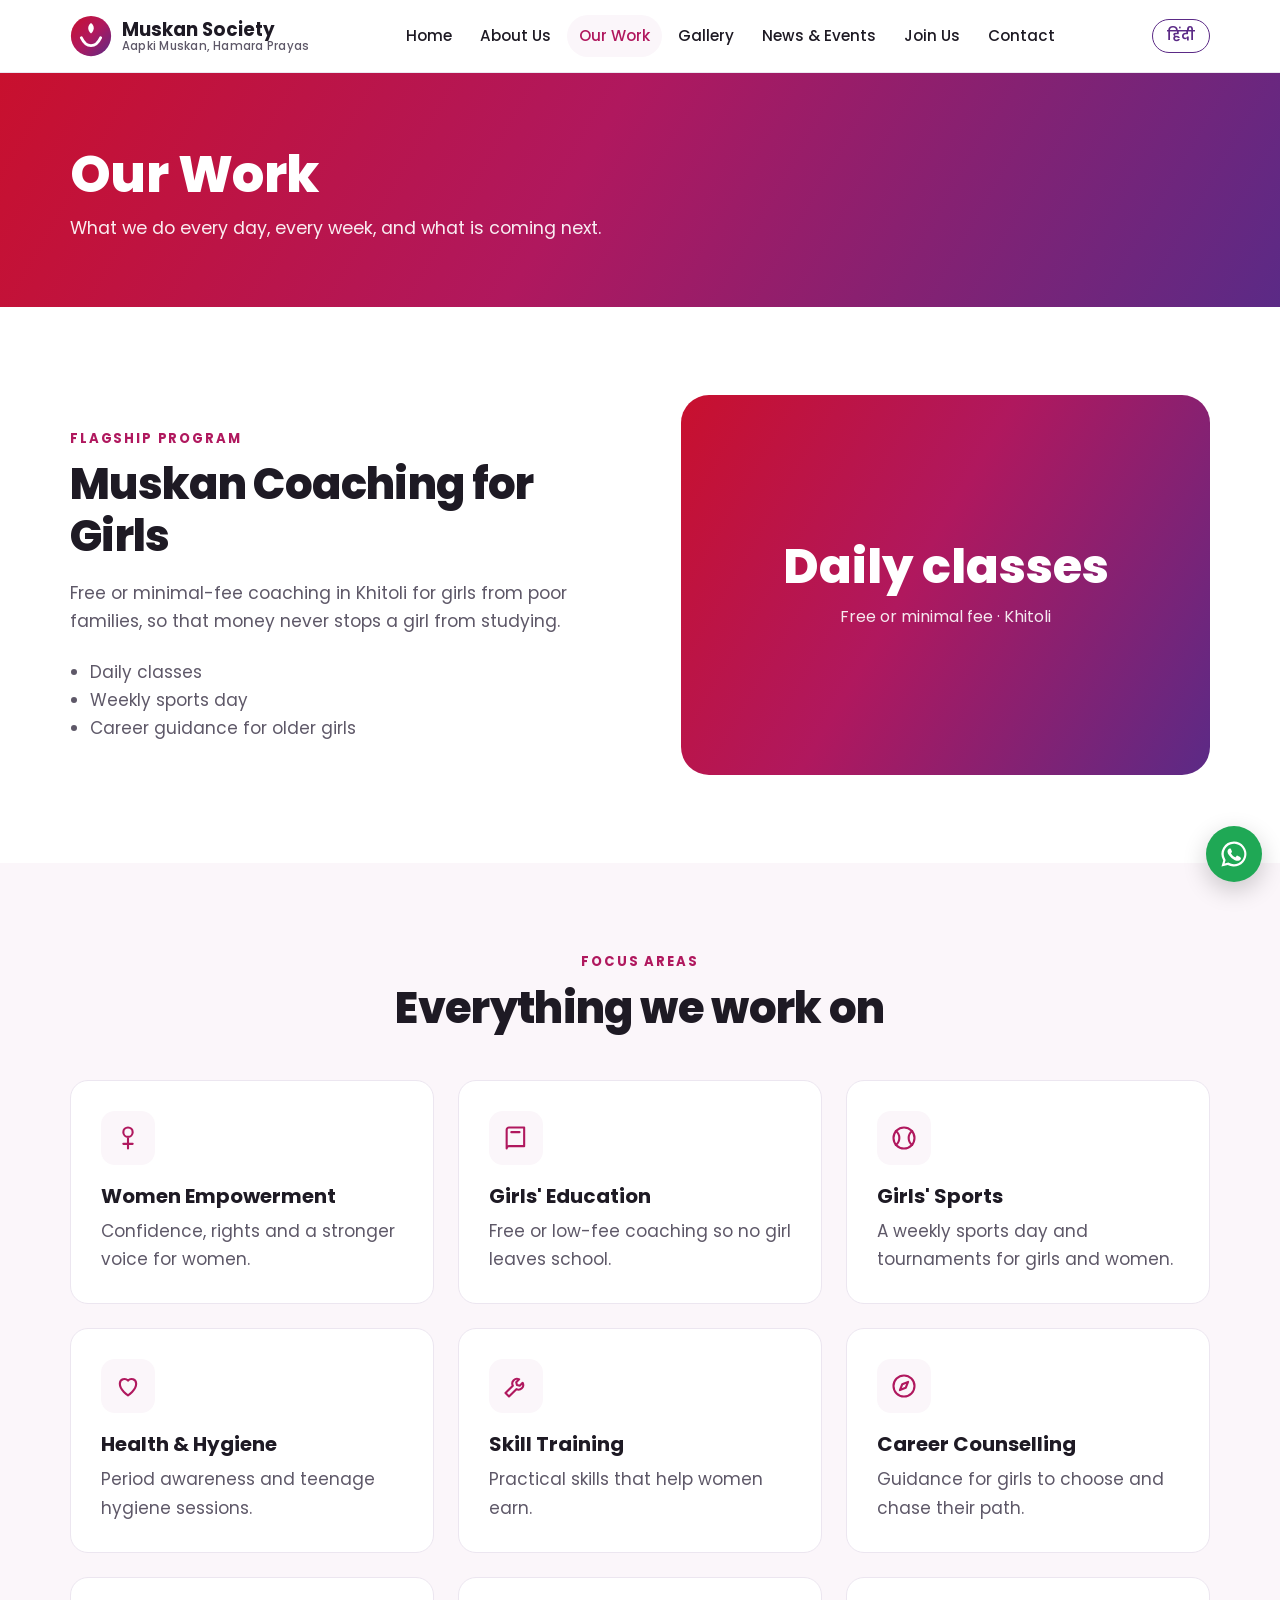
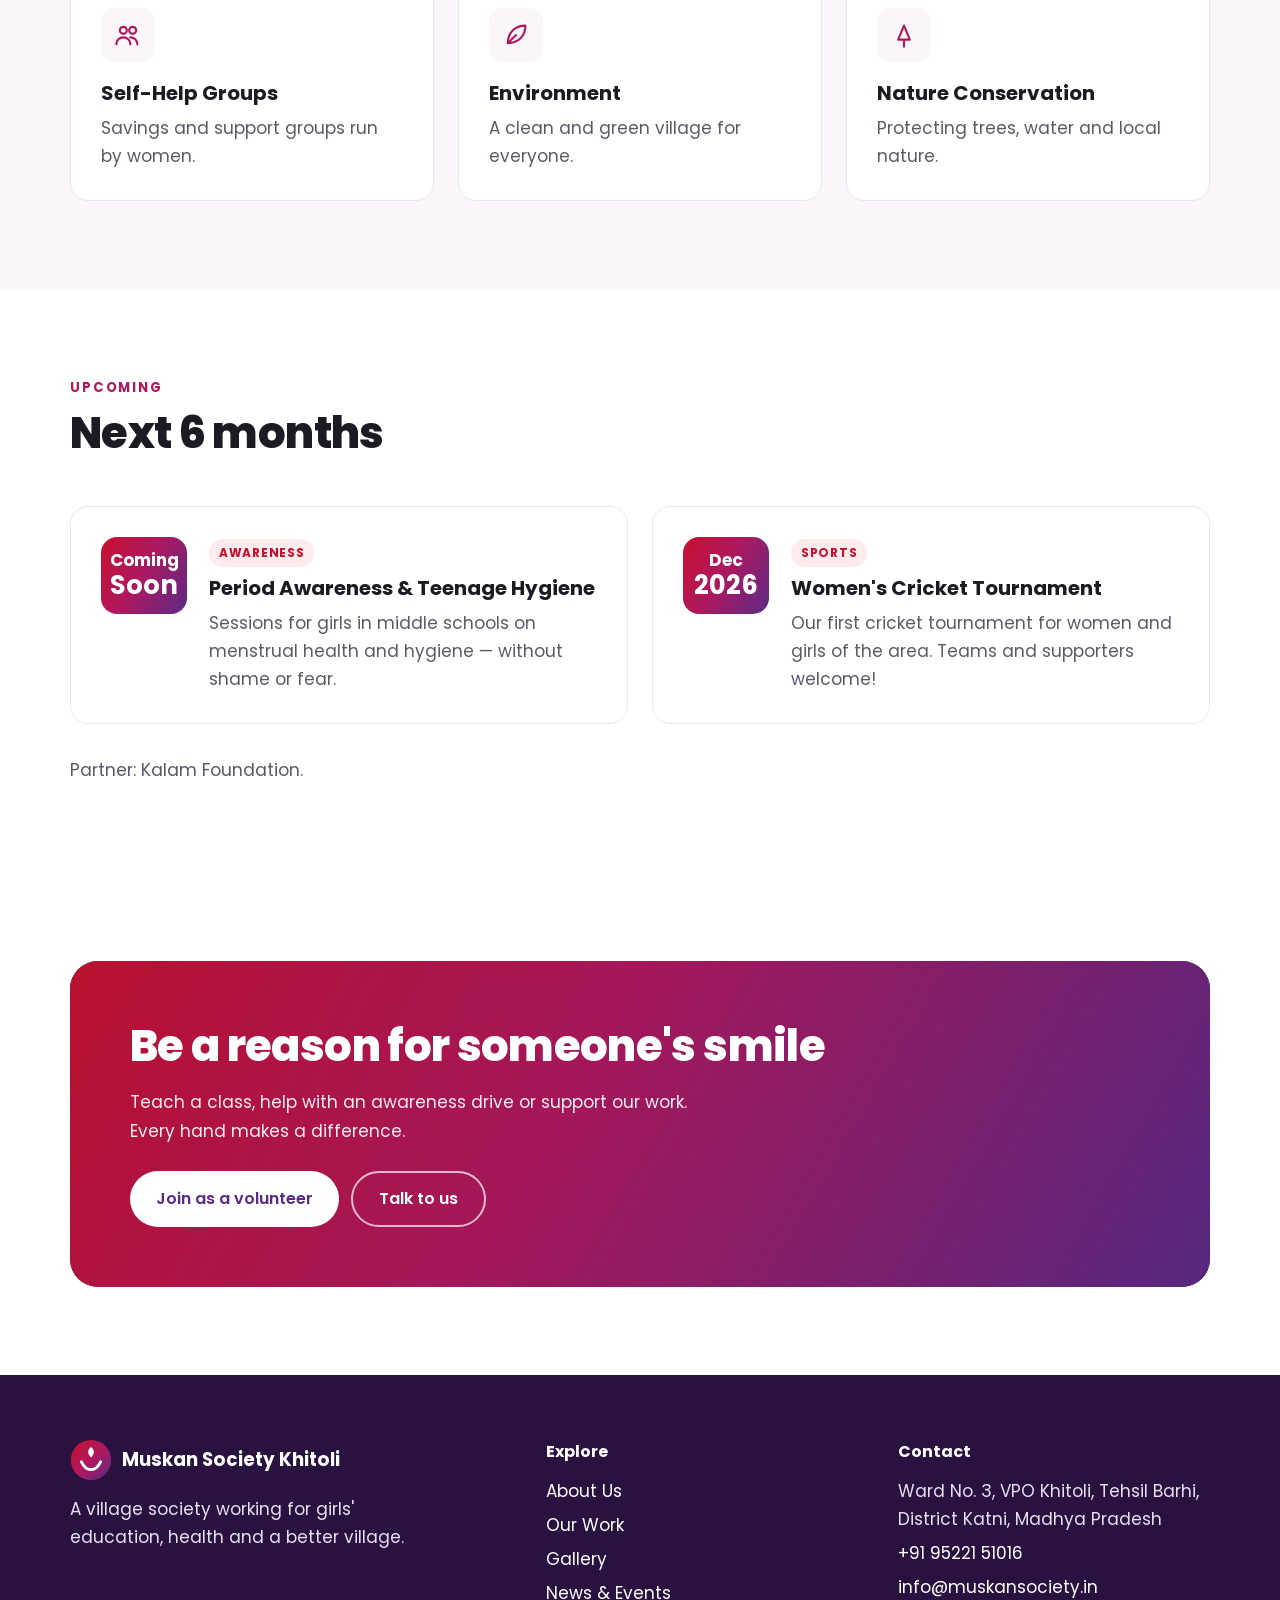
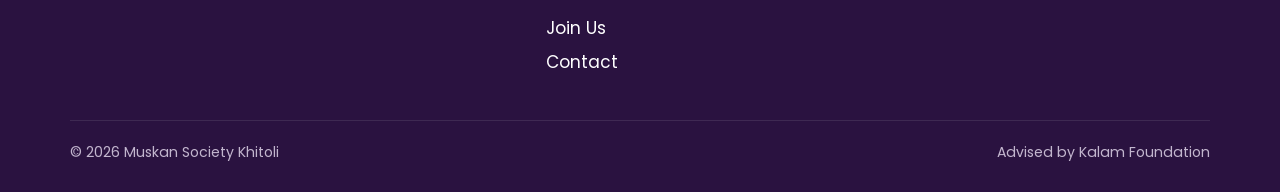
<file: programs.html>
<!doctype html>
<html lang="en" class="lang-en">
<head>
<meta charset="utf-8">
<meta name="viewport" content="width=device-width,initial-scale=1">
<title>Our Work | Muskan Society Khitoli</title>
<meta name="description" content="Programs of Muskan Society Khitoli: free coaching for girls, sports, health and hygiene awareness, skills and environment.">
<link rel="canonical" href="https://muskansociety.in/programs.html">
<meta property="og:title" content="Our Work | Muskan Society Khitoli">
<meta property="og:description" content="Programs of Muskan Society Khitoli: free coaching for girls, sports, health and hygiene awareness, skills and environment.">
<meta property="og:url" content="https://muskansociety.in/programs.html">
<meta property="og:type" content="website">
<meta name="theme-color" content="#B0185E">
<link rel="icon" href="assets/img/favicon.svg" type="image/svg+xml">
<link rel="preconnect" href="https://fonts.googleapis.com"><link rel="preconnect" href="https://fonts.gstatic.com" crossorigin>
<link href="https://fonts.googleapis.com/css2?family=Mukta:wght@400;500;600;700;800&family=Poppins:wght@400;500;600;700;800&display=swap" rel="stylesheet">
<link rel="stylesheet" href="assets/css/style.css">
<script src="assets/js/main.js"></script>
</head>
<body>
<header class="site-header"><div class="container nav">
  <a class="brand" href="index.html"><svg viewBox="0 0 48 48" aria-hidden="true"><defs><linearGradient id="lg" x1="0" y1="0" x2="1" y2="1"><stop offset="0" stop-color="#C8102E"/><stop offset=".5" stop-color="#B0185E"/><stop offset="1" stop-color="#5B2A86"/></linearGradient></defs><circle cx="24" cy="24" r="23" fill="url(#lg)"/><path d="M13 26c3 6.5 7 9 11 9s8-2.5 11-9" fill="none" stroke="#fff" stroke-width="3.4" stroke-linecap="round"/><path d="M24 9c4 3 4.5 8 0 12-4.5-4-4-9 0-12z" fill="#fff"/></svg><span class="brand-name"><span class="en">Muskan Society</span><span class="hi" lang="hi">मुस्कान सोसायटी</span><small><span class="en">Aapki Muskan, Hamara Prayas</span><span class="hi" lang="hi">आपकी मुस्कान, हमारा प्रयास</span></small></span></a>
  <nav aria-label="Main"><ul class="menu"><li><a href="index.html"><span class="en">Home</span><span class="hi" lang="hi">होम</span></a></li><li><a href="about.html"><span class="en">About Us</span><span class="hi" lang="hi">हमारे बारे में</span></a></li><li><a href="programs.html" class="active" aria-current="page"><span class="en">Our Work</span><span class="hi" lang="hi">हमारा काम</span></a></li><li><a href="gallery.html"><span class="en">Gallery</span><span class="hi" lang="hi">गैलरी</span></a></li><li><a href="news.html"><span class="en">News & Events</span><span class="hi" lang="hi">समाचार</span></a></li><li><a href="volunteer.html"><span class="en">Join Us</span><span class="hi" lang="hi">जुड़ें</span></a></li><li><a href="contact.html"><span class="en">Contact</span><span class="hi" lang="hi">संपर्क</span></a></li></ul></nav>
  <div class="actions"><button class="lang-btn" type="button" aria-label="Switch language"><span class="en">हिंदी</span><span class="hi">English</span></button>
  <button class="burger" type="button" aria-label="Menu" aria-expanded="false"><span></span><span></span><span></span></button></div>
</div></header>
<main>
<section class="page-hero" style="padding:0"><div class="container"><h1><span class="en">Our Work</span><span class="hi" lang="hi">हमारा काम</span></h1><p><span class="en">What we do every day, every week, and what is coming next.</span><span class="hi" lang="hi">हम रोज़, हर हफ़्ते क्या करते हैं, और आगे क्या होने वाला है।</span></p></div></section>
<section><div class="container split">
 <div class="reveal"><p class="kicker"><span class="en">Flagship program</span><span class="hi" lang="hi">मुख्य कार्यक्रम</span></p>
  <h2><span class="en">Muskan Coaching for Girls</span><span class="hi" lang="hi">मुस्कान बालिका कोचिंग</span></h2>
  <p class="sub"><span class="en">Free or minimal-fee coaching in Khitoli for girls from poor families, so that money never stops a girl from studying.</span><span class="hi" lang="hi">खितौली में गरीब परिवारों की बेटियों के लिए निःशुल्क या बहुत कम शुल्क पर कोचिंग, ताकि पैसों की कमी किसी बेटी की पढ़ाई न रोके।</span></p>
  <ul style="margin:22px 0 0 20px;color:var(--muted)">
   <li><span class="en">Daily classes</span><span class="hi" lang="hi">रोज़ाना कक्षाएँ</span></li>
   <li><span class="en">Weekly sports day</span><span class="hi" lang="hi">साप्ताहिक खेल दिवस</span></li>
   <li><span class="en">Career guidance for older girls</span><span class="hi" lang="hi">बड़ी कक्षाओं की बेटियों के लिए करियर मार्गदर्शन</span></li></ul></div>
 <div class="visual reveal"><div><div class="big"><span class="en">Daily classes</span><span class="hi" lang="hi">रोज़ कक्षाएँ</span></div><small><span class="en">Free or minimal fee · Khitoli</span><span class="hi" lang="hi">निःशुल्क या न्यूनतम शुल्क · खितौली</span></small></div></div>
</div></section>
<section class="section-soft"><div class="container">
 <div class="head center reveal"><p class="kicker"><span class="en">Focus areas</span><span class="hi" lang="hi">कार्य क्षेत्र</span></p><h2><span class="en">Everything we work on</span><span class="hi" lang="hi">हमारे सभी कार्य क्षेत्र</span></h2></div>
 <div class="grid g3"><div class="card reveal"><div class="icon"><svg viewBox="0 0 24 24" fill="none" stroke="currentColor" stroke-width="1.8" stroke-linecap="round" stroke-linejoin="round"><path d="M12 3a4 4 0 1 1 0 8 4 4 0 0 1 0-8zM12 11v10M8 17h8"/></svg></div><h3><span class="en">Women Empowerment</span><span class="hi" lang="hi">महिला सशक्तिकरण</span></h3><p><span class="en">Confidence, rights and a stronger voice for women.</span><span class="hi" lang="hi">महिलाओं में आत्मविश्वास, अधिकारों की जानकारी और मज़बूत आवाज़।</span></p></div><div class="card reveal"><div class="icon"><svg viewBox="0 0 24 24" fill="none" stroke="currentColor" stroke-width="1.8" stroke-linecap="round" stroke-linejoin="round"><path d="M4 5a2 2 0 0 1 2-2h13v16H6a2 2 0 0 0-2 2zM4 5v16M8 7h7"/></svg></div><h3><span class="en">Girls' Education</span><span class="hi" lang="hi">बालिका शिक्षा</span></h3><p><span class="en">Free or low-fee coaching so no girl leaves school.</span><span class="hi" lang="hi">निःशुल्क या कम शुल्क कोचिंग, ताकि कोई बेटी पढ़ाई न छोड़े।</span></p></div><div class="card reveal"><div class="icon"><svg viewBox="0 0 24 24" fill="none" stroke="currentColor" stroke-width="1.8" stroke-linecap="round" stroke-linejoin="round"><circle cx="12" cy="12" r="9"/><path d="M5 6c4 3 4 9 0 12M19 6c-4 3-4 9 0 12"/></svg></div><h3><span class="en">Girls' Sports</span><span class="hi" lang="hi">बालिका खेलकूद</span></h3><p><span class="en">A weekly sports day and tournaments for girls and women.</span><span class="hi" lang="hi">साप्ताहिक खेल दिवस और बेटियों व महिलाओं के लिए टूर्नामेंट।</span></p></div><div class="card reveal"><div class="icon"><svg viewBox="0 0 24 24" fill="none" stroke="currentColor" stroke-width="1.8" stroke-linecap="round" stroke-linejoin="round"><path d="M12 20s-7-4.5-7-10a4 4 0 0 1 7-2.6A4 4 0 0 1 19 10c0 5.5-7 10-7 10z"/></svg></div><h3><span class="en">Health & Hygiene</span><span class="hi" lang="hi">स्वास्थ्य एवं स्वच्छता</span></h3><p><span class="en">Period awareness and teenage hygiene sessions.</span><span class="hi" lang="hi">माहवारी जागरूकता और किशोरी स्वच्छता सत्र।</span></p></div><div class="card reveal"><div class="icon"><svg viewBox="0 0 24 24" fill="none" stroke="currentColor" stroke-width="1.8" stroke-linecap="round" stroke-linejoin="round"><path d="M14.7 6.3a4 4 0 0 0-5.4 5.4L3 18l3 3 6.3-6.3a4 4 0 0 0 5.4-5.4l-2.5 2.5-2.4-.6-.6-2.4z"/></svg></div><h3><span class="en">Skill Training</span><span class="hi" lang="hi">कौशल प्रशिक्षण</span></h3><p><span class="en">Practical skills that help women earn.</span><span class="hi" lang="hi">ऐसे हुनर जो महिलाओं को कमाई में मदद करें।</span></p></div><div class="card reveal"><div class="icon"><svg viewBox="0 0 24 24" fill="none" stroke="currentColor" stroke-width="1.8" stroke-linecap="round" stroke-linejoin="round"><circle cx="12" cy="12" r="9"/><path d="M15.5 8.5l-2 5-5 2 2-5z"/></svg></div><h3><span class="en">Career Counselling</span><span class="hi" lang="hi">करियर मार्गदर्शन</span></h3><p><span class="en">Guidance for girls to choose and chase their path.</span><span class="hi" lang="hi">बेटियों को अपना रास्ता चुनने और आगे बढ़ने का मार्गदर्शन।</span></p></div><div class="card reveal"><div class="icon"><svg viewBox="0 0 24 24" fill="none" stroke="currentColor" stroke-width="1.8" stroke-linecap="round" stroke-linejoin="round"><circle cx="8" cy="8" r="3"/><circle cx="16" cy="8" r="3"/><path d="M2 20c0-3.5 2.7-6 6-6s6 2.5 6 6M14 14c3.3 0 6 2.5 6 6"/></svg></div><h3><span class="en">Self-Help Groups</span><span class="hi" lang="hi">स्वयं सहायता समूह</span></h3><p><span class="en">Savings and support groups run by women.</span><span class="hi" lang="hi">महिलाओं द्वारा चलाए जाने वाले बचत और सहयोग समूह।</span></p></div><div class="card reveal"><div class="icon"><svg viewBox="0 0 24 24" fill="none" stroke="currentColor" stroke-width="1.8" stroke-linecap="round" stroke-linejoin="round"><path d="M5 19C5 10 11 4 20 4c0 9-6 15-15 15zM5 19l7-7"/></svg></div><h3><span class="en">Environment</span><span class="hi" lang="hi">पर्यावरण</span></h3><p><span class="en">A clean and green village for everyone.</span><span class="hi" lang="hi">सबके लिए एक स्वच्छ और हरा-भरा गाँव।</span></p></div><div class="card reveal"><div class="icon"><svg viewBox="0 0 24 24" fill="none" stroke="currentColor" stroke-width="1.8" stroke-linecap="round" stroke-linejoin="round"><path d="M12 22v-6M7 16h10l-5-12z"/></svg></div><h3><span class="en">Nature Conservation</span><span class="hi" lang="hi">प्रकृति संरक्षण</span></h3><p><span class="en">Protecting trees, water and local nature.</span><span class="hi" lang="hi">पेड़, पानी और स्थानीय प्रकृति की रक्षा।</span></p></div></div></div></section>
<section><div class="container"><div class="head reveal"><p class="kicker"><span class="en">Upcoming</span><span class="hi" lang="hi">आगामी</span></p><h2><span class="en">Next 6 months</span><span class="hi" lang="hi">अगले 6 महीने</span></h2></div>
<div class="grid g2 events-list">
 <div class="card event reveal"><div class="date"><span class="en">Coming<br><b>Soon</b></span><span class="hi" lang="hi">जल्द<br><b>ही</b></span></div><div>
  <span class="tag"><span class="en">Awareness</span><span class="hi" lang="hi">जागरूकता</span></span>
  <h3><span class="en">Period Awareness & Teenage Hygiene</span><span class="hi" lang="hi">माहवारी जागरूकता एवं किशोरी स्वच्छता</span></h3>
  <p><span class="en">Sessions for girls in middle schools on menstrual health and hygiene — without shame or fear.</span><span class="hi" lang="hi">मिडिल स्कूल की बालिकाओं के लिए माहवारी स्वास्थ्य और स्वच्छता पर सत्र — बिना झिझक, बिना डर।</span></p></div></div>
 <div class="card event reveal"><div class="date"><span class="en">Dec<br><b>2026</b></span><span class="hi" lang="hi">दिसंबर<br><b>2026</b></span></div><div>
  <span class="tag"><span class="en">Sports</span><span class="hi" lang="hi">खेल</span></span>
  <h3><span class="en">Women's Cricket Tournament</span><span class="hi" lang="hi">महिला क्रिकेट टूर्नामेंट</span></h3>
  <p><span class="en">Our first cricket tournament for women and girls of the area. Teams and supporters welcome!</span><span class="hi" lang="hi">क्षेत्र की महिलाओं और बेटियों के लिए हमारा पहला क्रिकेट टूर्नामेंट। टीमें और समर्थक आमंत्रित हैं!</span></p></div></div>
</div>
 <p class="sub reveal" style="margin-top:32px"><span class="en">Partner: Kalam Foundation.</span><span class="hi" lang="hi">सहयोगी संस्था: कलाम फाउंडेशन।</span></p></div></section>
<section><div class="container"><div class="cta reveal">
 <h2><span class="en">Be a reason for someone's smile</span><span class="hi" lang="hi">किसी की मुस्कान की वजह बनिए</span></h2>
 <p><span class="en">Teach a class, help with an awareness drive or support our work. Every hand makes a difference.</span><span class="hi" lang="hi">एक कक्षा पढ़ाइए, जागरूकता अभियान में साथ दीजिए या हमारे काम में सहयोग कीजिए। हर हाथ फ़र्क लाता है।</span></p>
 <div style="display:flex;gap:12px;flex-wrap:wrap"><a class="btn btn-light" href="volunteer.html"><span class="en">Join as a volunteer</span><span class="hi" lang="hi">स्वयंसेवक बनें</span></a><a class="btn btn-outline" href="contact.html"><span class="en">Talk to us</span><span class="hi" lang="hi">हमसे बात करें</span></a></div>
</div></div></section>
</main>
<footer class="site-footer"><div class="container">
  <div class="foot">
    <div><a class="brand" href="index.html" style="color:#fff"><svg viewBox="0 0 48 48" aria-hidden="true"><defs><linearGradient id="lg" x1="0" y1="0" x2="1" y2="1"><stop offset="0" stop-color="#C8102E"/><stop offset=".5" stop-color="#B0185E"/><stop offset="1" stop-color="#5B2A86"/></linearGradient></defs><circle cx="24" cy="24" r="23" fill="url(#lg)"/><path d="M13 26c3 6.5 7 9 11 9s8-2.5 11-9" fill="none" stroke="#fff" stroke-width="3.4" stroke-linecap="round"/><path d="M24 9c4 3 4.5 8 0 12-4.5-4-4-9 0-12z" fill="#fff"/></svg><span class="brand-name"><span class="en">Muskan Society Khitoli</span><span class="hi" lang="hi">मुस्कान सोसायटी खितौली</span></span></a>
      <p style="margin-top:14px;max-width:360px"><span class="en">A village society working for girls' education, health and a better village.</span><span class="hi" lang="hi">बालिका शिक्षा, स्वास्थ्य और एक बेहतर गाँव के लिए काम करती एक संस्था।</span></p></div>
    <div><h4><span class="en">Explore</span><span class="hi" lang="hi">देखें</span></h4><ul><li><a href="about.html"><span class="en">About Us</span><span class="hi" lang="hi">हमारे बारे में</span></a></li><li><a href="programs.html"><span class="en">Our Work</span><span class="hi" lang="hi">हमारा काम</span></a></li><li><a href="gallery.html"><span class="en">Gallery</span><span class="hi" lang="hi">गैलरी</span></a></li><li><a href="news.html"><span class="en">News & Events</span><span class="hi" lang="hi">समाचार</span></a></li><li><a href="volunteer.html"><span class="en">Join Us</span><span class="hi" lang="hi">जुड़ें</span></a></li><li><a href="contact.html"><span class="en">Contact</span><span class="hi" lang="hi">संपर्क</span></a></li></ul></div>
    <div><h4><span class="en">Contact</span><span class="hi" lang="hi">संपर्क</span></h4><ul>
      <li><span class="en" data-set="address_en">Ward No. 3, VPO Khitoli, Tehsil Barhi, District Katni, Madhya Pradesh</span><span class="hi" lang="hi" data-set="address_hi">वार्ड नं. 3, ग्राम-पोस्ट खितौली, तहसील बरही, जिला कटनी, मध्य प्रदेश</span></li>
      <li><a data-set="phone" href="tel:+919522151016">+91 95221 51016</a></li>
      <li><a data-set="email" href="mailto:info@muskansociety.in">info@muskansociety.in</a></li></ul>
      <div class="social" data-social></div></div>
  </div>
  <div class="copy"><span>© <span class="year">2026</span> <span class="en">Muskan Society Khitoli</span><span class="hi" lang="hi">मुस्कान सोसायटी खितौली</span></span><span><span class="en">Advised by Kalam Foundation</span><span class="hi" lang="hi">कलाम फाउंडेशन के मार्गदर्शन में</span></span></div>
</div></footer>
<a class="wa-float" data-set="wa" href="https://wa.me/919522151016" target="_blank" rel="noopener" aria-label="WhatsApp"><svg viewBox="0 0 24 24"><path d="M12 2a10 10 0 0 0-8.6 15.1L2 22l5-1.3A10 10 0 1 0 12 2zm0 18.2a8.2 8.2 0 0 1-4.2-1.2l-.3-.2-3 .8.8-2.9-.2-.3A8.2 8.2 0 1 1 12 20.2zm4.5-6.1c-.2-.1-1.5-.7-1.7-.8s-.4-.1-.6.1-.7.8-.8 1-.3.2-.5.1a6.7 6.7 0 0 1-3.3-2.9c-.3-.4.3-.4.7-1.3a.5.5 0 0 0 0-.5l-.8-1.8c-.2-.5-.4-.4-.6-.4h-.5a1 1 0 0 0-.7.3 3 3 0 0 0-.9 2.2 5.2 5.2 0 0 0 1.1 2.7 11.8 11.8 0 0 0 4.5 4c1.7.7 2.3.8 3.2.6a2.7 2.7 0 0 0 1.8-1.2 2.2 2.2 0 0 0 .1-1.2c0-.1-.2-.2-.4-.3z"/></svg></a>
</body>
</html>
</file>
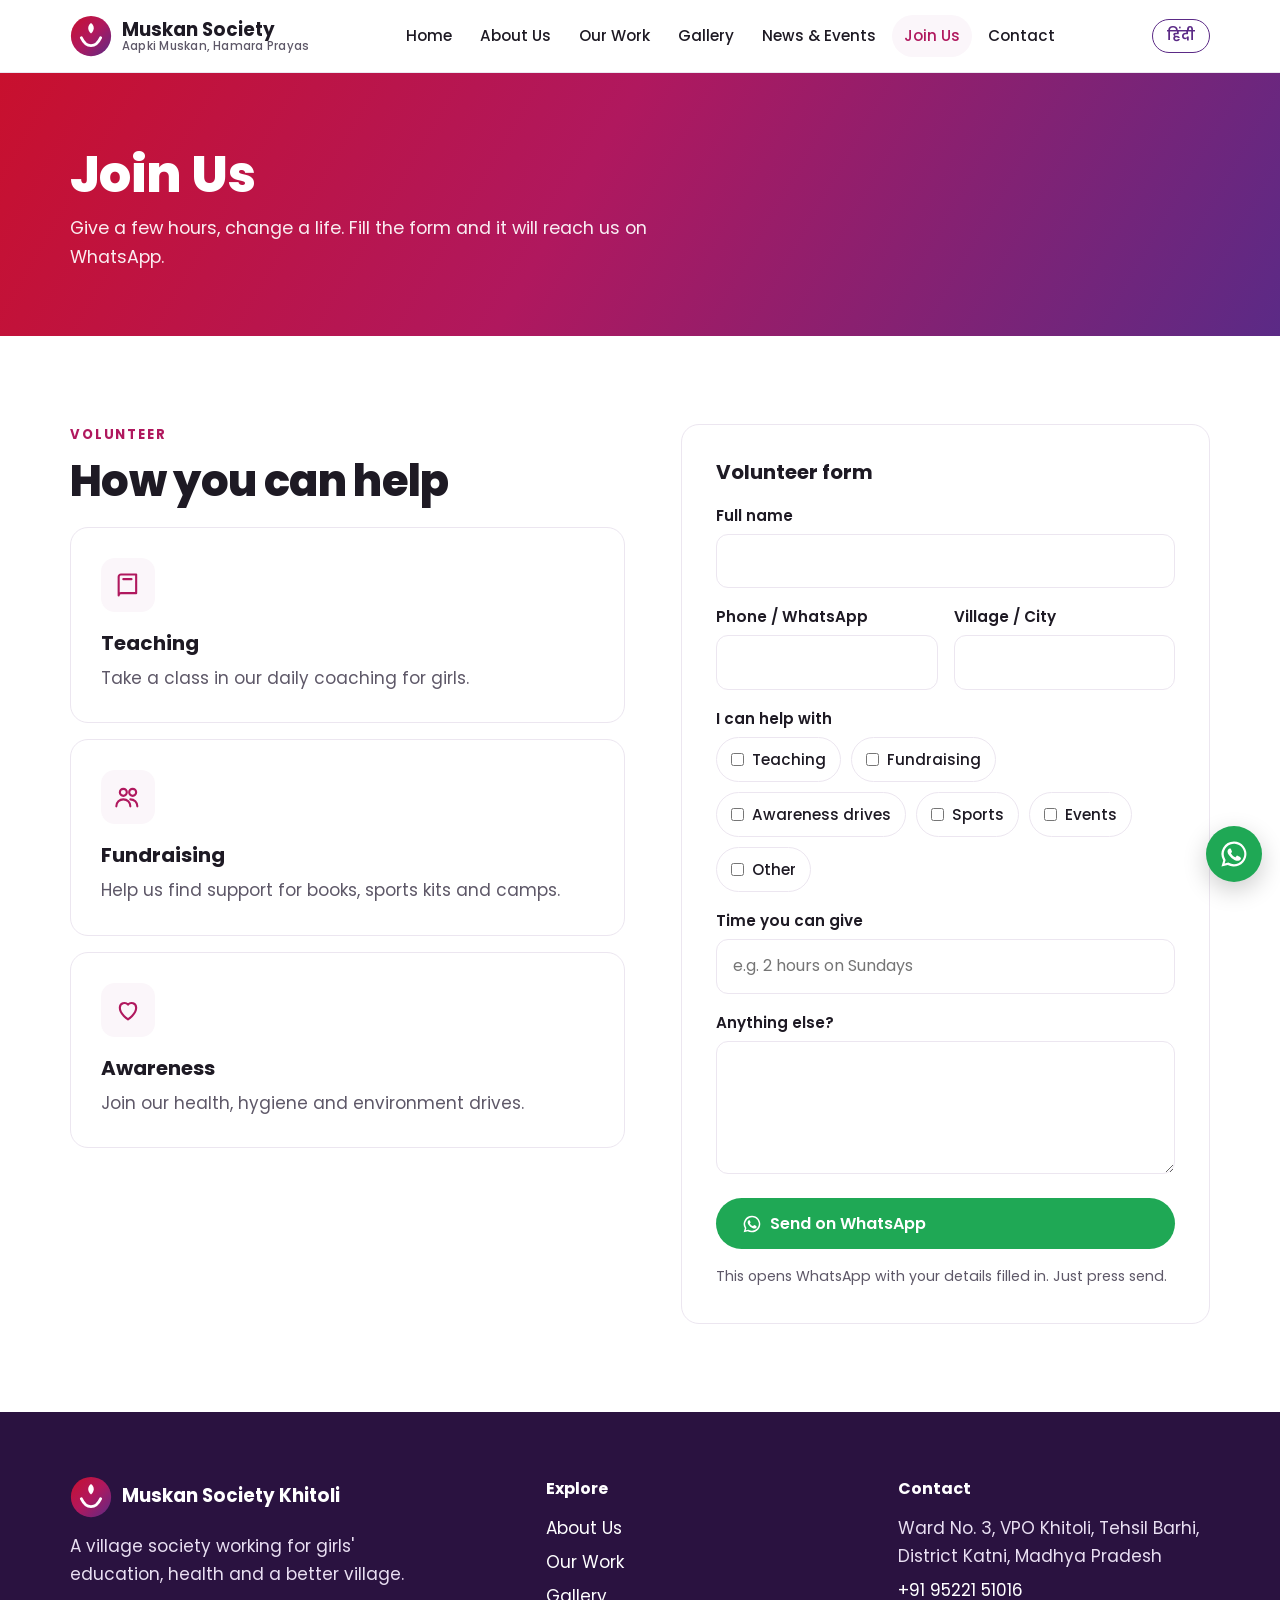
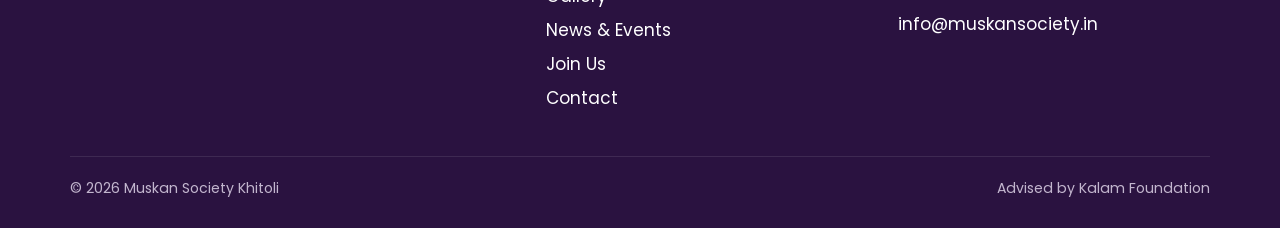
<file: volunteer.html>
<!doctype html>
<html lang="en" class="lang-en">
<head>
<meta charset="utf-8">
<meta name="viewport" content="width=device-width,initial-scale=1">
<title>Join Us | Muskan Society Khitoli</title>
<meta name="description" content="Volunteer with Muskan Society Khitoli — teaching, fundraising, awareness and more.">
<link rel="canonical" href="https://muskansociety.in/volunteer.html">
<meta property="og:title" content="Join Us | Muskan Society Khitoli">
<meta property="og:description" content="Volunteer with Muskan Society Khitoli — teaching, fundraising, awareness and more.">
<meta property="og:url" content="https://muskansociety.in/volunteer.html">
<meta property="og:type" content="website">
<meta name="theme-color" content="#B0185E">
<link rel="icon" href="assets/img/favicon.svg" type="image/svg+xml">
<link rel="preconnect" href="https://fonts.googleapis.com"><link rel="preconnect" href="https://fonts.gstatic.com" crossorigin>
<link href="https://fonts.googleapis.com/css2?family=Mukta:wght@400;500;600;700;800&family=Poppins:wght@400;500;600;700;800&display=swap" rel="stylesheet">
<link rel="stylesheet" href="assets/css/style.css">
<script src="assets/js/main.js"></script>
</head>
<body>
<header class="site-header"><div class="container nav">
  <a class="brand" href="index.html"><svg viewBox="0 0 48 48" aria-hidden="true"><defs><linearGradient id="lg" x1="0" y1="0" x2="1" y2="1"><stop offset="0" stop-color="#C8102E"/><stop offset=".5" stop-color="#B0185E"/><stop offset="1" stop-color="#5B2A86"/></linearGradient></defs><circle cx="24" cy="24" r="23" fill="url(#lg)"/><path d="M13 26c3 6.5 7 9 11 9s8-2.5 11-9" fill="none" stroke="#fff" stroke-width="3.4" stroke-linecap="round"/><path d="M24 9c4 3 4.5 8 0 12-4.5-4-4-9 0-12z" fill="#fff"/></svg><span class="brand-name"><span class="en">Muskan Society</span><span class="hi" lang="hi">मुस्कान सोसायटी</span><small><span class="en">Aapki Muskan, Hamara Prayas</span><span class="hi" lang="hi">आपकी मुस्कान, हमारा प्रयास</span></small></span></a>
  <nav aria-label="Main"><ul class="menu"><li><a href="index.html"><span class="en">Home</span><span class="hi" lang="hi">होम</span></a></li><li><a href="about.html"><span class="en">About Us</span><span class="hi" lang="hi">हमारे बारे में</span></a></li><li><a href="programs.html"><span class="en">Our Work</span><span class="hi" lang="hi">हमारा काम</span></a></li><li><a href="gallery.html"><span class="en">Gallery</span><span class="hi" lang="hi">गैलरी</span></a></li><li><a href="news.html"><span class="en">News & Events</span><span class="hi" lang="hi">समाचार</span></a></li><li><a href="volunteer.html" class="active" aria-current="page"><span class="en">Join Us</span><span class="hi" lang="hi">जुड़ें</span></a></li><li><a href="contact.html"><span class="en">Contact</span><span class="hi" lang="hi">संपर्क</span></a></li></ul></nav>
  <div class="actions"><button class="lang-btn" type="button" aria-label="Switch language"><span class="en">हिंदी</span><span class="hi">English</span></button>
  <button class="burger" type="button" aria-label="Menu" aria-expanded="false"><span></span><span></span><span></span></button></div>
</div></header>
<main>
<section class="page-hero" style="padding:0"><div class="container"><h1><span class="en">Join Us</span><span class="hi" lang="hi">हमसे जुड़ें</span></h1><p><span class="en">Give a few hours, change a life. Fill the form and it will reach us on WhatsApp.</span><span class="hi" lang="hi">कुछ घंटे दीजिए, किसी की ज़िंदगी बदलिए। फ़ॉर्म भरें, यह हमें व्हाट्सऐप पर मिल जाएगा।</span></p></div></section>
<section><div class="container split" style="align-items:start">
 <div class="reveal"><p class="kicker"><span class="en">Volunteer</span><span class="hi" lang="hi">स्वयंसेवक</span></p><h2><span class="en">How you can help</span><span class="hi" lang="hi">आप कैसे मदद कर सकते हैं</span></h2>
  <div class="grid" style="gap:16px;margin-top:20px">
   <div class="card"><div class="icon"><svg viewBox="0 0 24 24" fill="none" stroke="currentColor" stroke-width="1.8" stroke-linecap="round" stroke-linejoin="round"><path d="M4 5a2 2 0 0 1 2-2h13v16H6a2 2 0 0 0-2 2zM4 5v16M8 7h7"/></svg></div><h3><span class="en">Teaching</span><span class="hi" lang="hi">पढ़ाना</span></h3><p><span class="en">Take a class in our daily coaching for girls.</span><span class="hi" lang="hi">बेटियों की रोज़ की कोचिंग में एक कक्षा लीजिए।</span></p></div>
   <div class="card"><div class="icon"><svg viewBox="0 0 24 24" fill="none" stroke="currentColor" stroke-width="1.8" stroke-linecap="round" stroke-linejoin="round"><circle cx="8" cy="8" r="3"/><circle cx="16" cy="8" r="3"/><path d="M2 20c0-3.5 2.7-6 6-6s6 2.5 6 6M14 14c3.3 0 6 2.5 6 6"/></svg></div><h3><span class="en">Fundraising</span><span class="hi" lang="hi">फंड जुटाना</span></h3><p><span class="en">Help us find support for books, sports kits and camps.</span><span class="hi" lang="hi">किताबों, खेल सामग्री और शिविरों के लिए सहयोग जुटाने में मदद करें।</span></p></div>
   <div class="card"><div class="icon"><svg viewBox="0 0 24 24" fill="none" stroke="currentColor" stroke-width="1.8" stroke-linecap="round" stroke-linejoin="round"><path d="M12 20s-7-4.5-7-10a4 4 0 0 1 7-2.6A4 4 0 0 1 19 10c0 5.5-7 10-7 10z"/></svg></div><h3><span class="en">Awareness</span><span class="hi" lang="hi">जागरूकता</span></h3><p><span class="en">Join our health, hygiene and environment drives.</span><span class="hi" lang="hi">स्वास्थ्य, स्वच्छता और पर्यावरण अभियानों में साथ दें।</span></p></div></div></div>
 <div class="card reveal" style="padding:34px"><h3 style="margin-bottom:18px"><span class="en">Volunteer form</span><span class="hi" lang="hi">स्वयंसेवक फ़ॉर्म</span></h3>
  <form data-wa="Volunteer Request">
   <div><label for="name"><span class="en">Full name</span><span class="hi" lang="hi">पूरा नाम</span></label><input id="name" name="name" type="text" data-label="Full name" data-ph-en="" data-ph-hi="" required></div>
   <div class="row2"><div><label for="phone"><span class="en">Phone / WhatsApp</span><span class="hi" lang="hi">फ़ोन / व्हाट्सऐप</span></label><input id="phone" name="phone" type="tel" data-label="Phone / WhatsApp" data-ph-en="" data-ph-hi="" required></div><div><label for="place"><span class="en">Village / City</span><span class="hi" lang="hi">गाँव / शहर</span></label><input id="place" name="place" type="text" data-label="Village / City" data-ph-en="" data-ph-hi="" required></div></div>
   <div><label><span class="en">I can help with</span><span class="hi" lang="hi">मैं इसमें मदद कर सकता/सकती हूँ</span></label><div class="checks"><label><input type="checkbox" name="help" value="Teaching" data-label="Wants to help with"> <span class="en">Teaching</span><span class="hi" lang="hi">पढ़ाना</span></label><label><input type="checkbox" name="help" value="Fundraising" data-label="Wants to help with"> <span class="en">Fundraising</span><span class="hi" lang="hi">फंड जुटाना</span></label><label><input type="checkbox" name="help" value="Awareness drives" data-label="Wants to help with"> <span class="en">Awareness drives</span><span class="hi" lang="hi">जागरूकता अभियान</span></label><label><input type="checkbox" name="help" value="Sports" data-label="Wants to help with"> <span class="en">Sports</span><span class="hi" lang="hi">खेलकूद</span></label><label><input type="checkbox" name="help" value="Events" data-label="Wants to help with"> <span class="en">Events</span><span class="hi" lang="hi">कार्यक्रम आयोजन</span></label><label><input type="checkbox" name="help" value="Other" data-label="Wants to help with"> <span class="en">Other</span><span class="hi" lang="hi">अन्य</span></label></div></div>
   <div><label for="time"><span class="en">Time you can give</span><span class="hi" lang="hi">आप कितना समय दे सकते हैं</span></label><input id="time" name="time" type="text" data-label="Time you can give" data-ph-en="e.g. 2 hours on Sundays" data-ph-hi="जैसे रविवार को 2 घंटे"></div>
   <div><label for="message"><span class="en">Anything else?</span><span class="hi" lang="hi">कुछ और?</span></label><textarea id="message" name="message" rows="4" data-label="Anything else?" data-ph-en="" data-ph-hi=""></textarea></div>
   <button class="btn btn-wa" type="submit"><svg width="20" height="20" fill="#fff" viewBox="0 0 24 24"><path d="M12 2a10 10 0 0 0-8.6 15.1L2 22l5-1.3A10 10 0 1 0 12 2zm0 18.2a8.2 8.2 0 0 1-4.2-1.2l-.3-.2-3 .8.8-2.9-.2-.3A8.2 8.2 0 1 1 12 20.2zm4.5-6.1c-.2-.1-1.5-.7-1.7-.8s-.4-.1-.6.1-.7.8-.8 1-.3.2-.5.1a6.7 6.7 0 0 1-3.3-2.9c-.3-.4.3-.4.7-1.3a.5.5 0 0 0 0-.5l-.8-1.8c-.2-.5-.4-.4-.6-.4h-.5a1 1 0 0 0-.7.3 3 3 0 0 0-.9 2.2 5.2 5.2 0 0 0 1.1 2.7 11.8 11.8 0 0 0 4.5 4c1.7.7 2.3.8 3.2.6a2.7 2.7 0 0 0 1.8-1.2 2.2 2.2 0 0 0 .1-1.2c0-.1-.2-.2-.4-.3z"/></svg> <span class="en">Send on WhatsApp</span><span class="hi" lang="hi">व्हाट्सऐप पर भेजें</span></button>
   <p class="note"><span class="en">This opens WhatsApp with your details filled in. Just press send.</span><span class="hi" lang="hi">इससे व्हाट्सऐप आपकी जानकारी के साथ खुलेगा। बस भेजें दबाइए।</span></p>
  </form></div>
</div></section>
</main>
<footer class="site-footer"><div class="container">
  <div class="foot">
    <div><a class="brand" href="index.html" style="color:#fff"><svg viewBox="0 0 48 48" aria-hidden="true"><defs><linearGradient id="lg" x1="0" y1="0" x2="1" y2="1"><stop offset="0" stop-color="#C8102E"/><stop offset=".5" stop-color="#B0185E"/><stop offset="1" stop-color="#5B2A86"/></linearGradient></defs><circle cx="24" cy="24" r="23" fill="url(#lg)"/><path d="M13 26c3 6.5 7 9 11 9s8-2.5 11-9" fill="none" stroke="#fff" stroke-width="3.4" stroke-linecap="round"/><path d="M24 9c4 3 4.5 8 0 12-4.5-4-4-9 0-12z" fill="#fff"/></svg><span class="brand-name"><span class="en">Muskan Society Khitoli</span><span class="hi" lang="hi">मुस्कान सोसायटी खितौली</span></span></a>
      <p style="margin-top:14px;max-width:360px"><span class="en">A village society working for girls' education, health and a better village.</span><span class="hi" lang="hi">बालिका शिक्षा, स्वास्थ्य और एक बेहतर गाँव के लिए काम करती एक संस्था।</span></p></div>
    <div><h4><span class="en">Explore</span><span class="hi" lang="hi">देखें</span></h4><ul><li><a href="about.html"><span class="en">About Us</span><span class="hi" lang="hi">हमारे बारे में</span></a></li><li><a href="programs.html"><span class="en">Our Work</span><span class="hi" lang="hi">हमारा काम</span></a></li><li><a href="gallery.html"><span class="en">Gallery</span><span class="hi" lang="hi">गैलरी</span></a></li><li><a href="news.html"><span class="en">News & Events</span><span class="hi" lang="hi">समाचार</span></a></li><li><a href="volunteer.html"><span class="en">Join Us</span><span class="hi" lang="hi">जुड़ें</span></a></li><li><a href="contact.html"><span class="en">Contact</span><span class="hi" lang="hi">संपर्क</span></a></li></ul></div>
    <div><h4><span class="en">Contact</span><span class="hi" lang="hi">संपर्क</span></h4><ul>
      <li><span class="en" data-set="address_en">Ward No. 3, VPO Khitoli, Tehsil Barhi, District Katni, Madhya Pradesh</span><span class="hi" lang="hi" data-set="address_hi">वार्ड नं. 3, ग्राम-पोस्ट खितौली, तहसील बरही, जिला कटनी, मध्य प्रदेश</span></li>
      <li><a data-set="phone" href="tel:+919522151016">+91 95221 51016</a></li>
      <li><a data-set="email" href="mailto:info@muskansociety.in">info@muskansociety.in</a></li></ul>
      <div class="social" data-social></div></div>
  </div>
  <div class="copy"><span>© <span class="year">2026</span> <span class="en">Muskan Society Khitoli</span><span class="hi" lang="hi">मुस्कान सोसायटी खितौली</span></span><span><span class="en">Advised by Kalam Foundation</span><span class="hi" lang="hi">कलाम फाउंडेशन के मार्गदर्शन में</span></span></div>
</div></footer>
<a class="wa-float" data-set="wa" href="https://wa.me/919522151016" target="_blank" rel="noopener" aria-label="WhatsApp"><svg viewBox="0 0 24 24"><path d="M12 2a10 10 0 0 0-8.6 15.1L2 22l5-1.3A10 10 0 1 0 12 2zm0 18.2a8.2 8.2 0 0 1-4.2-1.2l-.3-.2-3 .8.8-2.9-.2-.3A8.2 8.2 0 1 1 12 20.2zm4.5-6.1c-.2-.1-1.5-.7-1.7-.8s-.4-.1-.6.1-.7.8-.8 1-.3.2-.5.1a6.7 6.7 0 0 1-3.3-2.9c-.3-.4.3-.4.7-1.3a.5.5 0 0 0 0-.5l-.8-1.8c-.2-.5-.4-.4-.6-.4h-.5a1 1 0 0 0-.7.3 3 3 0 0 0-.9 2.2 5.2 5.2 0 0 0 1.1 2.7 11.8 11.8 0 0 0 4.5 4c1.7.7 2.3.8 3.2.6a2.7 2.7 0 0 0 1.8-1.2 2.2 2.2 0 0 0 .1-1.2c0-.1-.2-.2-.4-.3z"/></svg></a>
</body>
</html>
</file>
<file: assets/css/style.css>
:root{
  --red:#C8102E; --pink:#B0185E; --purple:#5B2A86; --deep:#2A1240;
  --ink:#1E1A24; --muted:#5E5868; --line:#ECE6F0; --soft:#FBF6FA; --white:#fff;
  --grad:linear-gradient(120deg,var(--red) 0%,var(--pink) 45%,var(--purple) 100%);
  --radius:18px; --max:1180px;
  --font:'Poppins',system-ui,-apple-system,'Segoe UI',sans-serif;
  --font-hi:'Mukta','Noto Sans Devanagari',var(--font);
}
*{box-sizing:border-box;margin:0;padding:0}
html{scroll-behavior:smooth}
body{font-family:var(--font);color:var(--ink);background:var(--white);line-height:1.65;font-size:17px;-webkit-font-smoothing:antialiased}
html.lang-hi body{font-family:var(--font-hi);font-size:18px}
img{max-width:100%;display:block}
a{color:var(--pink)}
.container{max-width:var(--max);margin:0 auto;padding:0 20px}

/* language toggle */
html.lang-en .hi, html.lang-hi .en{display:none!important}

/* header */
.site-header{position:sticky;top:0;z-index:50;background:rgba(255,255,255,.92);backdrop-filter:blur(10px);border-bottom:1px solid var(--line)}
.nav{display:flex;align-items:center;justify-content:space-between;height:72px;gap:16px}
.brand{display:flex;align-items:center;gap:10px;text-decoration:none;color:var(--ink)}
.brand svg{width:42px;height:42px;flex:none}
.brand-name{font-weight:700;font-size:1.15rem;line-height:1.1}
.brand-name small{display:block;font-weight:500;font-size:.72rem;color:var(--muted);letter-spacing:.02em}
.menu{display:flex;align-items:center;gap:4px;list-style:none}
.menu a{display:block;padding:8px 12px;border-radius:999px;text-decoration:none;color:var(--ink);font-weight:500;font-size:.95rem}
.menu a:hover{background:var(--soft)}
.menu a.active{color:var(--pink);background:var(--soft)}
.actions{display:flex;align-items:center;gap:8px}
.lang-btn{border:1.5px solid var(--purple);background:#fff;color:var(--purple);border-radius:999px;padding:6px 14px;font:600 .85rem var(--font);cursor:pointer}
.lang-btn:hover{background:var(--purple);color:#fff}
.burger{display:none;background:none;border:0;width:42px;height:42px;cursor:pointer;border-radius:10px}
.burger span{display:block;width:22px;height:2px;background:var(--ink);margin:5px auto;transition:.2s}

/* buttons */
.btn{display:inline-flex;align-items:center;gap:8px;padding:13px 26px;border-radius:999px;font-weight:600;text-decoration:none;border:0;cursor:pointer;font-family:inherit;font-size:1rem;transition:transform .15s,box-shadow .15s}
.btn:hover{transform:translateY(-2px)}
.btn-primary{background:var(--grad);color:#fff;box-shadow:0 8px 24px rgba(176,24,94,.28)}
.btn-light{background:#fff;color:var(--purple)}
.btn-outline{background:transparent;color:#fff;border:2px solid rgba(255,255,255,.7)}
.btn-wa{background:#1FA855;color:#fff}

/* hero */
.hero{position:relative;overflow:hidden;background:var(--deep);color:#fff}
.hero::before{content:"";position:absolute;inset:0;background:var(--grad);opacity:.92}
.hero-shapes{position:absolute;inset:0;pointer-events:none}
.hero-inner{position:relative;padding:110px 0 120px;max-width:820px}
.eyebrow{display:inline-block;font-size:.8rem;font-weight:600;letter-spacing:.14em;text-transform:uppercase;padding:6px 14px;border-radius:999px;background:rgba(255,255,255,.16);margin-bottom:22px}
html.lang-hi .eyebrow{letter-spacing:.02em;font-size:.9rem}
.hero h1{font-size:clamp(2.4rem,6vw,4.4rem);line-height:1.08;font-weight:800;letter-spacing:-.02em;margin-bottom:22px}
html.lang-hi .hero h1{line-height:1.25}
.hero p.lead{font-size:clamp(1.05rem,2vw,1.3rem);opacity:.95;max-width:640px;margin-bottom:34px}
.hero .btns{display:flex;flex-wrap:wrap;gap:12px}

.page-hero{position:relative;overflow:hidden;color:#fff;background:var(--grad)}
.page-hero .container{position:relative;padding:72px 20px 64px}
.page-hero h1{font-size:clamp(2rem,5vw,3.2rem);font-weight:800;line-height:1.15;letter-spacing:-.01em}
.page-hero p{opacity:.92;max-width:640px;margin-top:10px;font-size:1.1rem}

/* sections */
section{padding:88px 0}
.section-soft{background:var(--soft)}
.kicker{color:var(--pink);font-weight:700;font-size:.82rem;letter-spacing:.14em;text-transform:uppercase;margin-bottom:10px}
html.lang-hi .kicker{letter-spacing:.02em;font-size:.95rem}
h2{font-size:clamp(1.8rem,3.6vw,2.7rem);line-height:1.2;font-weight:800;letter-spacing:-.015em;margin-bottom:16px}
h3{font-size:1.25rem;font-weight:700;line-height:1.3;margin-bottom:8px}
.sub{color:var(--muted);max-width:680px;font-size:1.08rem}
.head{margin-bottom:46px}
.center{text-align:center}.center .sub{margin:0 auto}

.grid{display:grid;gap:24px}
.g2{grid-template-columns:repeat(2,1fr)}.g3{grid-template-columns:repeat(3,1fr)}.g4{grid-template-columns:repeat(4,1fr)}
.card{background:#fff;border:1px solid var(--line);border-radius:var(--radius);padding:30px;transition:box-shadow .2s,transform .2s}
.card:hover{box-shadow:0 16px 40px rgba(91,42,134,.10);transform:translateY(-3px)}
.icon{width:54px;height:54px;border-radius:14px;display:grid;place-items:center;background:var(--soft);color:var(--pink);margin-bottom:18px}
.icon svg{width:28px;height:28px}
.card p{color:var(--muted)}

.split{display:grid;grid-template-columns:1.05fr 1fr;gap:56px;align-items:center}
.visual{border-radius:28px;min-height:380px;background:var(--grad);position:relative;overflow:hidden;display:grid;place-items:center;color:#fff;padding:40px;text-align:center}
.visual .big{font-size:clamp(2rem,4vw,3rem);font-weight:800;line-height:1.15}
.visual small{display:block;margin-top:10px;opacity:.9;font-size:1rem}

.stats{display:grid;grid-template-columns:repeat(4,1fr);gap:20px}
.stat{padding:28px;border-radius:var(--radius);background:#fff;border:1px solid var(--line)}
.stat b{display:block;font-size:2.4rem;font-weight:800;background:var(--grad);-webkit-background-clip:text;background-clip:text;color:transparent;line-height:1.1}
.stat span{color:var(--muted);font-size:.95rem}

.values{display:flex;flex-wrap:wrap;gap:12px}
.chip{padding:10px 18px;border-radius:999px;background:#fff;border:1.5px solid var(--line);font-weight:600;color:var(--purple)}

.event{display:flex;gap:22px;align-items:flex-start}
.date{flex:none;width:86px;text-align:center;border-radius:16px;background:var(--grad);color:#fff;padding:14px 6px;font-weight:700;line-height:1.15}
.date b{display:block;font-size:1.6rem}
.tag{display:inline-block;font-size:.75rem;font-weight:700;letter-spacing:.06em;text-transform:uppercase;color:var(--red);background:#FDEBEE;padding:4px 10px;border-radius:999px;margin-bottom:8px}

.cta{background:var(--deep);color:#fff;border-radius:28px;padding:60px;position:relative;overflow:hidden}
.cta::before{content:"";position:absolute;inset:0;background:var(--grad);opacity:.9}
.cta>*{position:relative}
.cta p{opacity:.92;max-width:600px;margin-bottom:26px}

/* team */
.person{text-align:center}
.avatar{width:96px;height:96px;border-radius:50%;margin:0 auto 14px;background:var(--grad);color:#fff;display:grid;place-items:center;font-weight:700;font-size:1.6rem}
.role{color:var(--pink);font-weight:600;font-size:.92rem}

/* gallery & news */
.gallery{display:grid;grid-template-columns:repeat(auto-fill,minmax(240px,1fr));gap:16px}
.gallery figure{border-radius:16px;overflow:hidden;background:var(--soft);aspect-ratio:4/3;position:relative}
.gallery img{width:100%;height:100%;object-fit:cover;transition:transform .4s}
.gallery figure:hover img{transform:scale(1.05)}
.gallery figcaption{position:absolute;left:0;right:0;bottom:0;padding:10px 14px;color:#fff;font-size:.9rem;background:linear-gradient(transparent,rgba(0,0,0,.65))}
.video{aspect-ratio:16/9;border-radius:16px;overflow:hidden}
.video iframe{width:100%;height:100%;border:0}
.empty{border:2px dashed var(--line);border-radius:var(--radius);padding:50px 24px;text-align:center;color:var(--muted)}
.news-card .meta{color:var(--muted);font-size:.88rem;margin-bottom:6px}
.news-card img{border-radius:12px;margin-bottom:16px;aspect-ratio:16/9;object-fit:cover;width:100%}

/* forms */
form{display:grid;gap:16px}
label{font-weight:600;font-size:.95rem;display:block;margin-bottom:6px}
input,select,textarea{width:100%;padding:13px 16px;border:1.5px solid var(--line);border-radius:12px;font:inherit;font-size:1rem;background:#fff;color:var(--ink)}
input:focus,select:focus,textarea:focus{outline:none;border-color:var(--pink);box-shadow:0 0 0 4px rgba(176,24,94,.12)}
.checks{display:flex;flex-wrap:wrap;gap:10px}
.checks label{font-weight:500;display:flex;align-items:center;gap:8px;padding:9px 14px;border:1.5px solid var(--line);border-radius:999px;cursor:pointer;margin:0}
.checks input{width:auto}
.row2{display:grid;grid-template-columns:1fr 1fr;gap:16px}
.note{font-size:.88rem;color:var(--muted)}

.contact-list{list-style:none;display:grid;gap:18px}
.contact-list li{display:flex;gap:14px;align-items:flex-start}
.contact-list .icon{margin:0;width:46px;height:46px}
.map{border-radius:var(--radius);overflow:hidden;border:1px solid var(--line);min-height:320px}
.map iframe{width:100%;height:100%;min-height:320px;border:0}

/* footer */
.site-footer{background:var(--deep);color:#E9DFF2;padding:64px 0 28px;margin-top:0}
.site-footer a{color:#fff;text-decoration:none}
.site-footer a:hover{text-decoration:underline}
.foot{display:grid;grid-template-columns:1.4fr 1fr 1fr;gap:40px}
.foot h4{color:#fff;margin-bottom:12px;font-size:1rem}
.foot ul{list-style:none;display:grid;gap:6px}
.copy{border-top:1px solid rgba(255,255,255,.12);margin-top:44px;padding-top:20px;font-size:.88rem;opacity:.8;display:flex;justify-content:space-between;flex-wrap:wrap;gap:10px}

.wa-float{position:fixed;right:18px;bottom:18px;width:56px;height:56px;border-radius:50%;background:#1FA855;display:grid;place-items:center;box-shadow:0 8px 24px rgba(0,0,0,.2);z-index:60}
.wa-float svg{width:30px;height:30px;fill:#fff}

.reveal{opacity:0;transform:translateY(18px);transition:opacity .6s,transform .6s}
.reveal.in{opacity:1;transform:none}

@media (max-width:980px){
  .g3,.g4,.stats{grid-template-columns:repeat(2,1fr)}
  .split,.foot{grid-template-columns:1fr}
  .burger{display:block}
  .menu{position:absolute;top:72px;left:0;right:0;flex-direction:column;align-items:stretch;background:#fff;border-bottom:1px solid var(--line);padding:10px 16px 18px;display:none}
  .menu.open{display:flex}
  .menu a{padding:12px 14px}
}
@media (max-width:620px){
  body{font-size:16px}
  section{padding:64px 0}
  .g2,.g3,.g4,.row2{grid-template-columns:1fr}
  .stats{grid-template-columns:1fr 1fr}
  .hero-inner{padding:80px 0 90px}
  .cta{padding:38px 24px}
  .brand-name small{display:none}
  .visual{min-height:260px}
}
@media (prefers-reduced-motion:reduce){.reveal{opacity:1;transform:none;transition:none}*{scroll-behavior:auto}}
.avatar{overflow:hidden}
.avatar img{width:100%;height:100%;object-fit:cover}
.social{display:flex;gap:14px;margin-top:16px;flex-wrap:wrap}
.social a{padding:6px 14px;border:1px solid rgba(255,255,255,.3);border-radius:999px;font-size:.9rem}
.social:empty{display:none}
</file>
